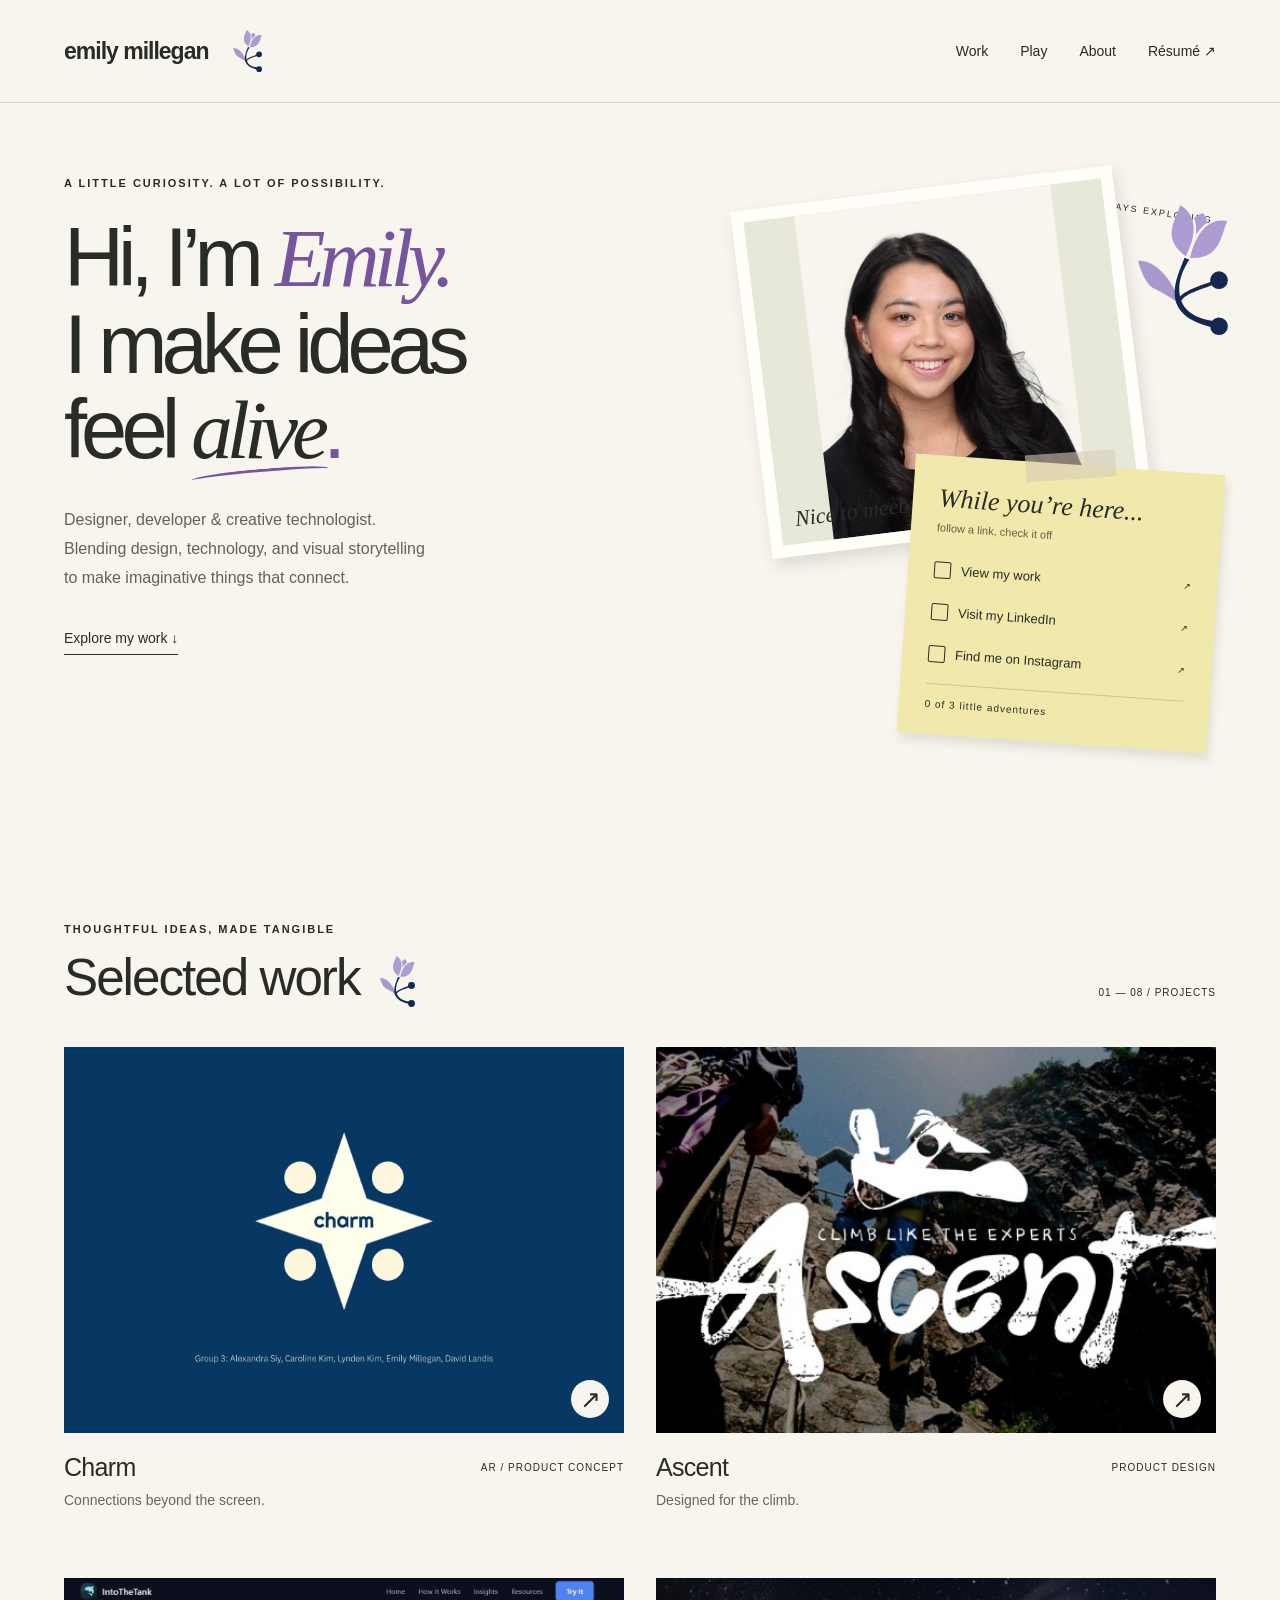
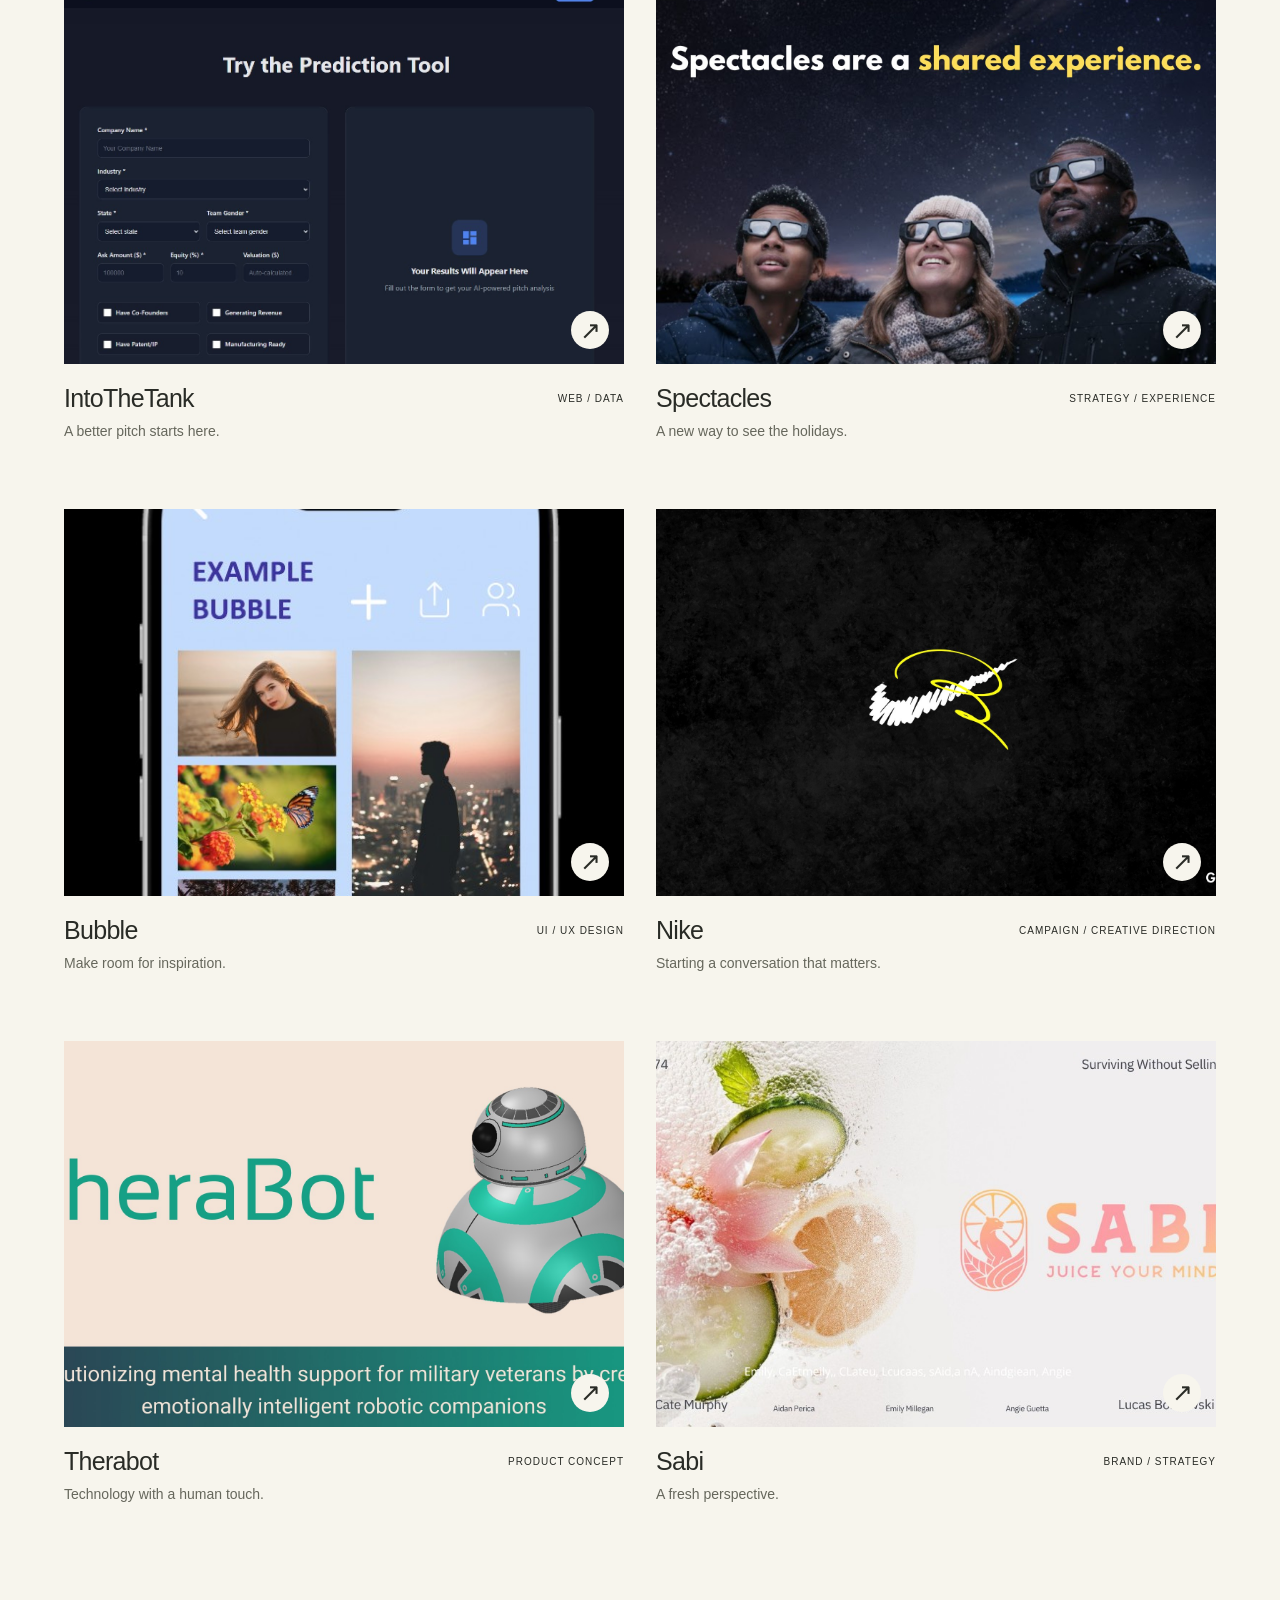
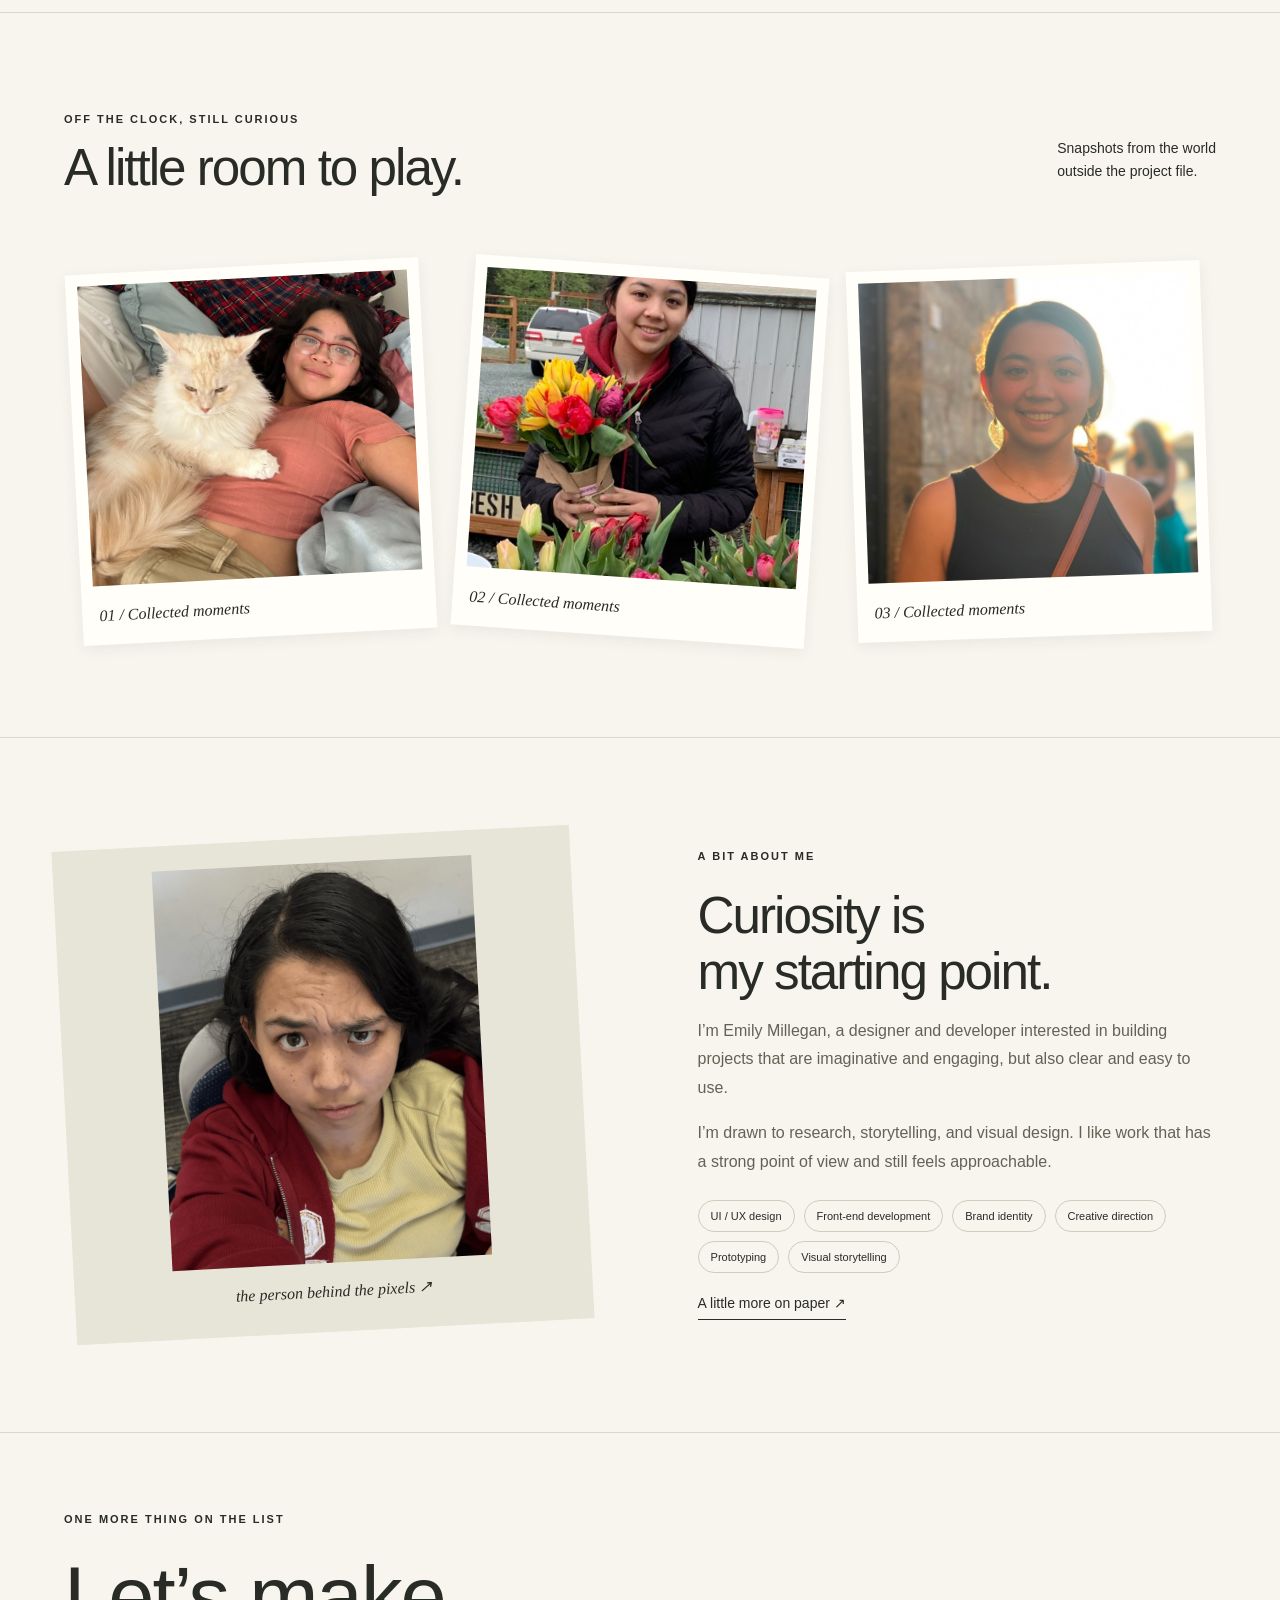
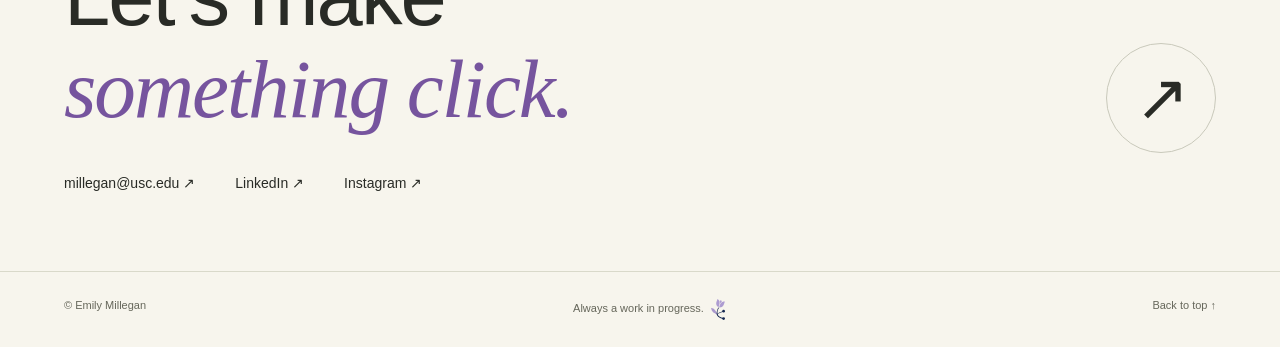
<file: Emily-Millegan-Portfolio/index.html>
<!doctype html><html lang="en"><head><meta charset="utf-8"><meta name="viewport" content="width=device-width,initial-scale=1"><meta name="description" content="Emily Millegan — designer, developer and creative technologist."><title>Designer & creative technologist | Emily Millegan</title><link rel="icon" href="images/favicon.jpg"><link rel="stylesheet" href="style.css"><script defer src="app.js"></script></head><body><header><a class="wordmark" href="index.html">emily millegan<span><img class="flower-mark" src="images/logo.svg" alt="" aria-hidden="true"></span></a><nav aria-label="Main navigation"><a href="index.html#work">Work</a><a href="index.html#play">Play</a><a href="index.html#about">About</a><a href="files/Millegan_Emily_Resume.pdf" target="_blank">Résumé ↗</a></nav></header><main id="top"><section class="hero"><div class="hero-intro"><p class="eyebrow">A little curiosity. A lot of possibility.</p><h1>Hi, I’m <em>Emily.</em><br>I make ideas<br>feel <span class="alive">alive</span><span class="accent">.</span></h1><p class="intro">Designer, developer & creative technologist.<br>Blending design, technology, and visual storytelling<br>to make imaginative things that connect.</p><a class="text-link" href="#work">Explore my work ↓</a></div><div class="hero-art"><span class="orbit-label">IDEAS IN MOTION / ALWAYS EXPLORING</span><div class="portrait-paper"><img src="images/portrait-transparent.jpg" alt="Emily Millegan"><span>Nice to meet you!</span></div><span class="spark" aria-hidden="true"><img class="flower-mark" src="images/logo.svg" alt="" aria-hidden="true"></span><aside class="todo"><div class="tape"></div><p class="note-title">While you’re here...</p><p class="note-sub">follow a link, check it off</p><a class="todo-link" href="#work" data-task="work"><span class="task-box" aria-hidden="true"></span><span class="task-label">View my work</span><span class="task-state">↗</span></a><a class="todo-link" href="https://www.linkedin.com/in/emilymillegan" data-task="linkedin" target="_blank" rel="noopener noreferrer"><span class="task-box" aria-hidden="true"></span><span class="task-label">Visit my LinkedIn</span><span class="task-state">↗</span></a><a class="todo-link" href="https://www.instagram.com/emily_thu_mai/" data-task="instagram" target="_blank" rel="noopener noreferrer"><span class="task-box" aria-hidden="true"></span><span class="task-label">Find me on Instagram</span><span class="task-state">↗</span></a><span class="task-progress" aria-live="polite">0 of 3 little adventures</span></aside></div></section><section id="work"><div class="section-heading"><div><p class="eyebrow">Thoughtful ideas, made tangible</p><h2>Selected work<span class="accent"> <img class="flower-mark" src="images/logo.svg" alt="" aria-hidden="true"></span></h2></div><span class="section-index">01 — 08 / PROJECTS</span></div><div class="project-grid"><a class="project" href="projects/charm.html"><div class="project-image"><img src="images/charm/charm-cover.jpg" alt="Charm project preview" loading="lazy"><span class="open-arrow">↗</span></div><div class="project-label"><h3>Charm</h3><span>AR / Product concept</span></div><p>Connections beyond the screen.</p></a><a class="project" href="projects/ascent.html"><div class="project-image"><img src="images/ascent/ascent-cover.jpg" alt="Ascent project preview" loading="lazy"><span class="open-arrow">↗</span></div><div class="project-label"><h3>Ascent</h3><span>Product design</span></div><p>Designed for the climb.</p></a><a class="project" href="projects/intothetank.html"><div class="project-image"><img src="images/intothetank/intothetank-cover.jpg" alt="IntoTheTank project preview" loading="lazy"><span class="open-arrow">↗</span></div><div class="project-label"><h3>IntoTheTank</h3><span>Web / Data</span></div><p>A better pitch starts here.</p></a><a class="project" href="projects/spectacles-pitch.html"><div class="project-image"><img src="images/spectacles/spectacles-cover.jpg" alt="Spectacles project preview" loading="lazy"><span class="open-arrow">↗</span></div><div class="project-label"><h3>Spectacles</h3><span>Strategy / Experience</span></div><p>A new way to see the holidays.</p></a><a class="project" href="projects/bubble.html"><div class="project-image"><img src="images/bubble/bubble-cover.jpg" alt="Bubble project preview" loading="lazy"><span class="open-arrow">↗</span></div><div class="project-label"><h3>Bubble</h3><span>UI / UX design</span></div><p>Make room for inspiration.</p></a><a class="project" href="projects/nike-pitch.html"><div class="project-image"><img src="images/nike/nike-cover.jpg" alt="Nike project preview" loading="lazy"><span class="open-arrow">↗</span></div><div class="project-label"><h3>Nike</h3><span>Campaign / Creative direction</span></div><p>Starting a conversation that matters.</p></a><a class="project" href="projects/therabot.html"><div class="project-image"><img src="images/therabot/therabot-cover.jpg" alt="Therabot project preview" loading="lazy"><span class="open-arrow">↗</span></div><div class="project-label"><h3>Therabot</h3><span>Product concept</span></div><p>Technology with a human touch.</p></a><a class="project" href="projects/sabi-juice-pitch.html"><div class="project-image"><img src="images/sabi/sabi-cover.jpg" alt="Sabi project preview" loading="lazy"><span class="open-arrow">↗</span></div><div class="project-label"><h3>Sabi</h3><span>Brand / Strategy</span></div><p>A fresh perspective.</p></a></div></section><section id="play" class="play"><div class="section-heading"><div><p class="eyebrow">Off the clock, still curious</p><h2>A little room to play.</h2></div><p>Snapshots from the world<br>outside the project file.</p></div><div class="photo-grid"><figure><img src="images/photo1.jpg" alt="A moment from Emily’s personal photo collection" loading="lazy"><figcaption>01 / Collected moments</figcaption></figure><figure><img src="images/photo2.jpg" alt="A moment from Emily’s personal photo collection" loading="lazy"><figcaption>02 / Collected moments</figcaption></figure><figure><img src="images/photo3.jpg" alt="A moment from Emily’s personal photo collection" loading="lazy"><figcaption>03 / Collected moments</figcaption></figure></div></section><section id="about" class="about"><div class="about-photo"><img src="images/self-portrait2.jpg" alt="Portrait of Emily Millegan" loading="lazy"><span>the person behind the pixels ↗</span></div><div><p class="eyebrow">A bit about me</p><h2>Curiosity is<br>my starting point.</h2><p>I’m Emily Millegan, a designer and developer interested in building projects that are imaginative and engaging, but also clear and easy to use.</p><p>I’m drawn to research, storytelling, and visual design. I like work that has a strong point of view and still feels approachable.</p><div class="skills"><span>UI / UX design</span><span>Front-end development</span><span>Brand identity</span><span>Creative direction</span><span>Prototyping</span><span>Visual storytelling</span></div><a class="text-link" href="files/Millegan_Emily_Resume.pdf" target="_blank">A little more on paper ↗</a></div></section><section id="contact" class="contact"><p class="eyebrow">One more thing on the list</p><h2>Let’s make<br><em>something click.</em> <a href="mailto:millegan@usc.edu" aria-label="Email Emily">↗</a></h2><div class="contact-links"><a href="mailto:millegan@usc.edu">millegan@usc.edu ↗</a><a href="https://www.linkedin.com/in/emilymillegan">LinkedIn ↗</a><a href="https://www.instagram.com/emily_thu_mai/">Instagram ↗</a></div></section></main><footer><span>© Emily Millegan</span><span>Always a work in progress. <img class="flower-mark" src="images/logo.svg" alt="" aria-hidden="true"></span><a href="#top">Back to top ↑</a></footer></body></html>
</file>
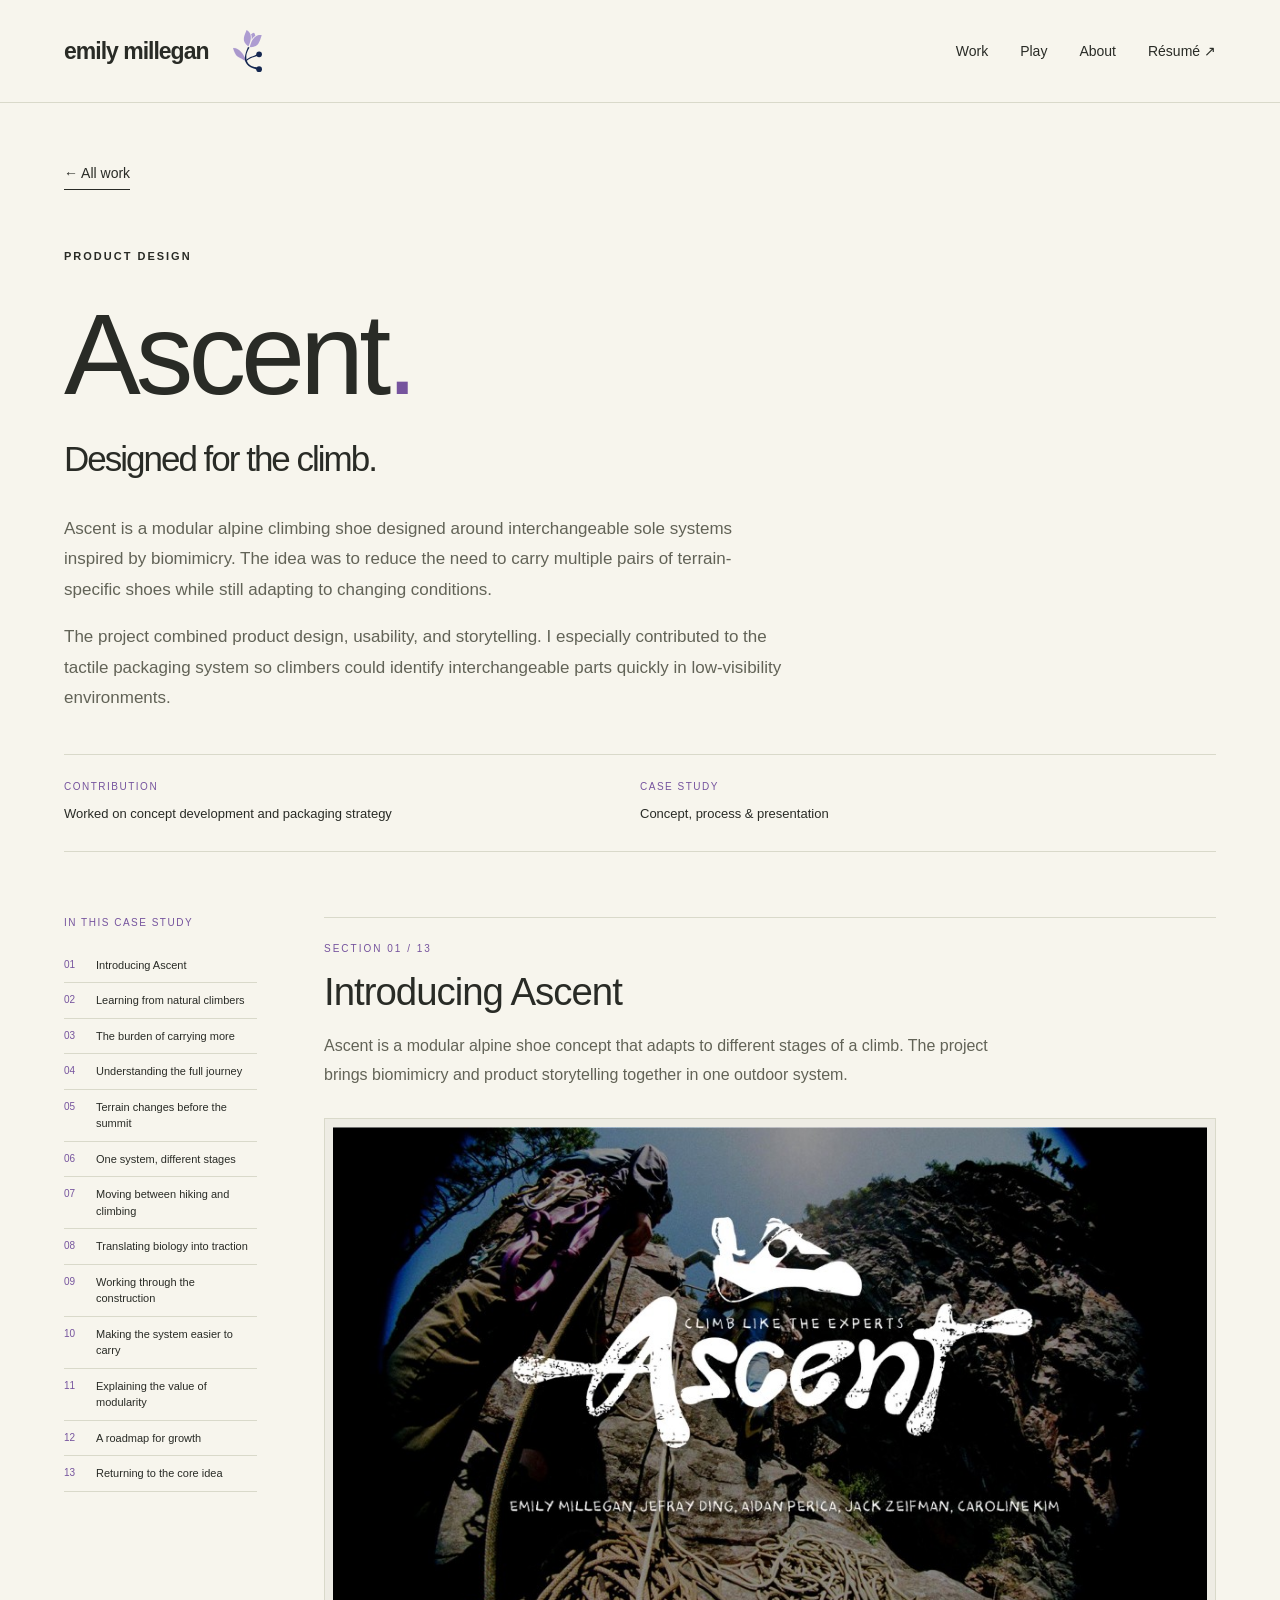
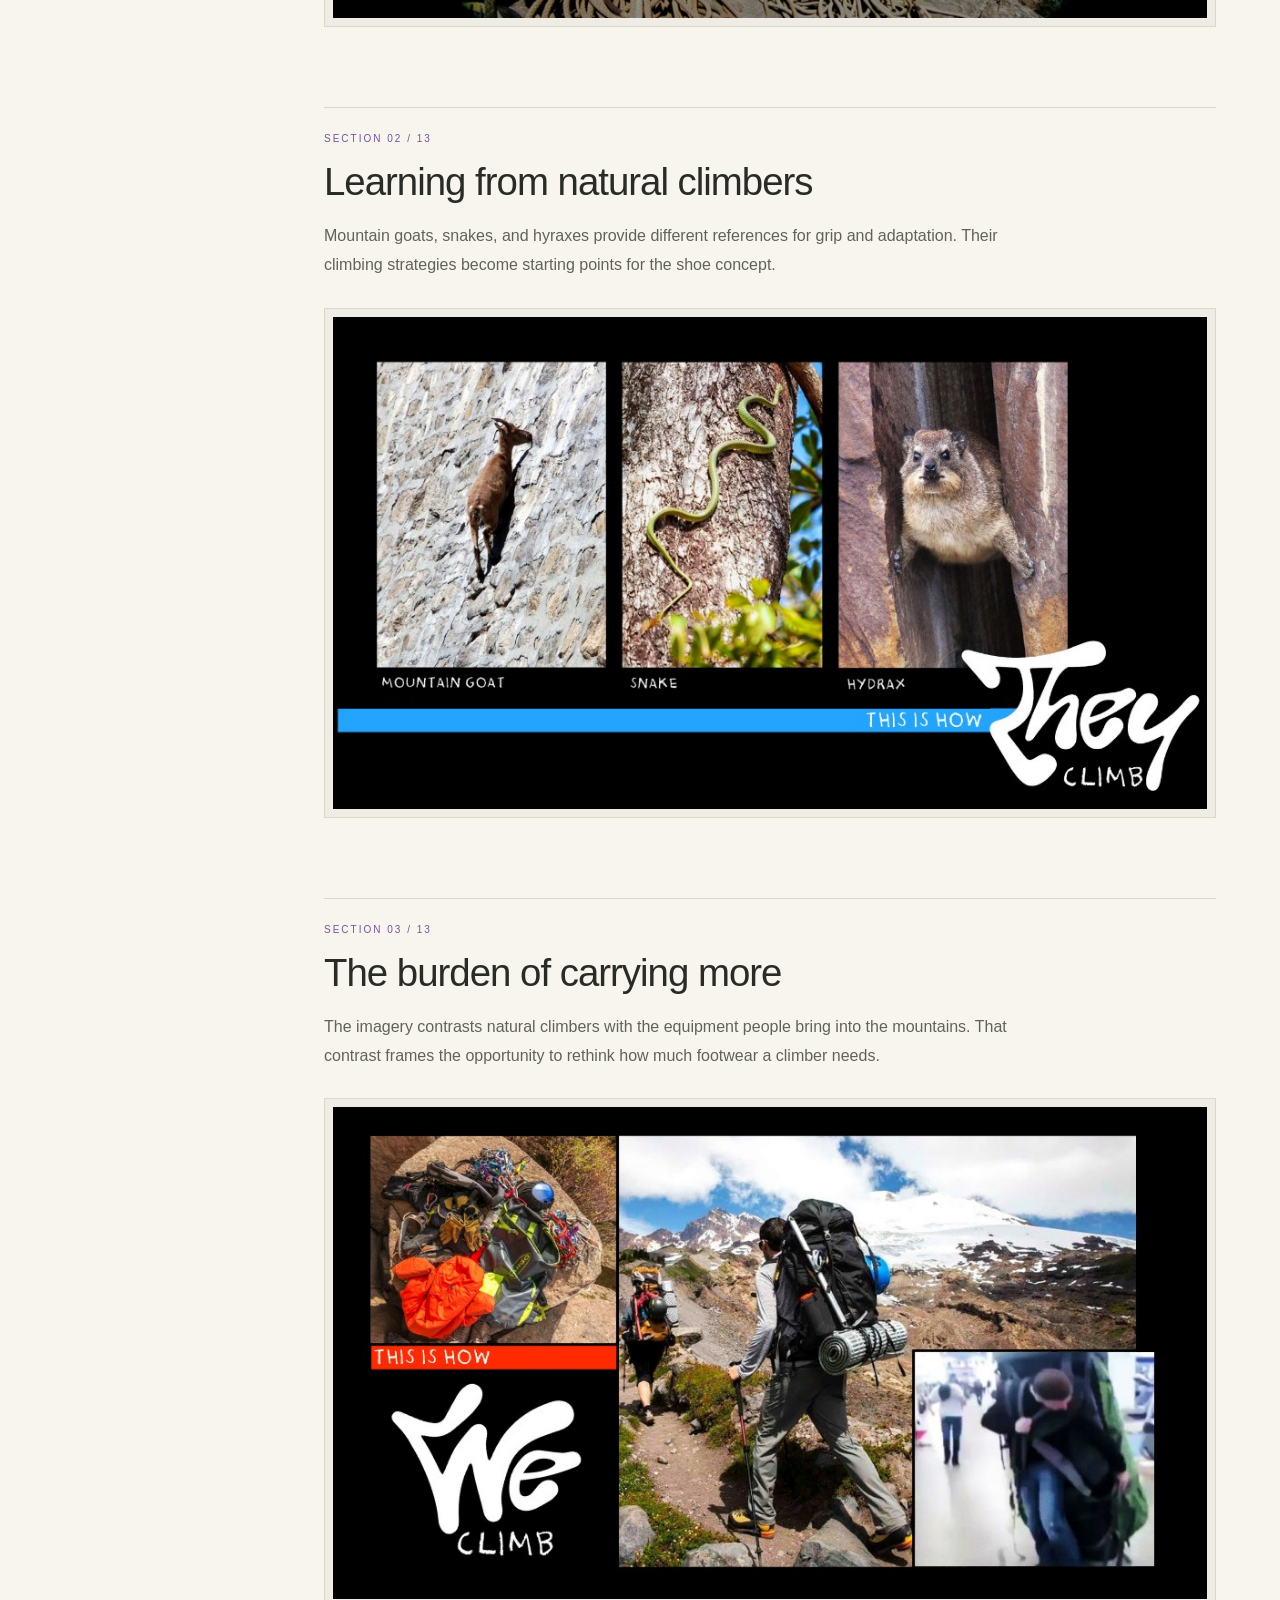
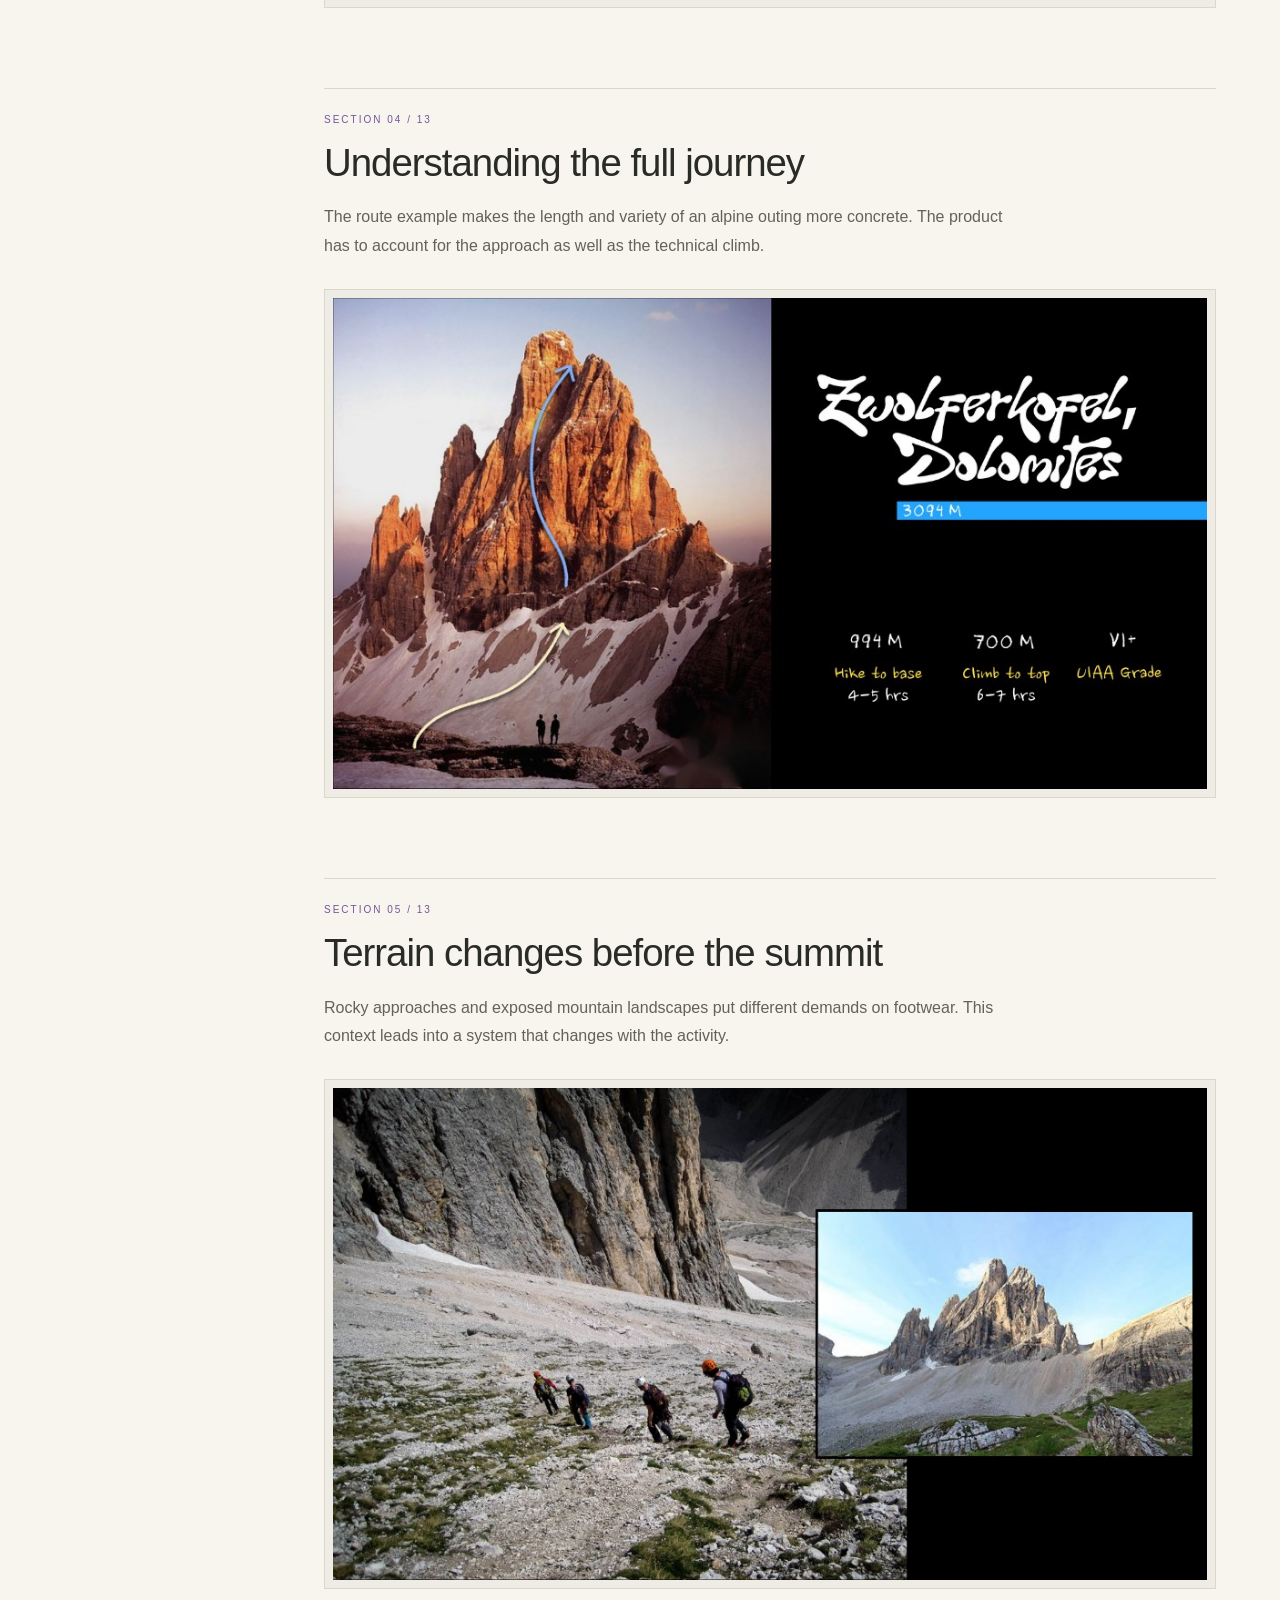
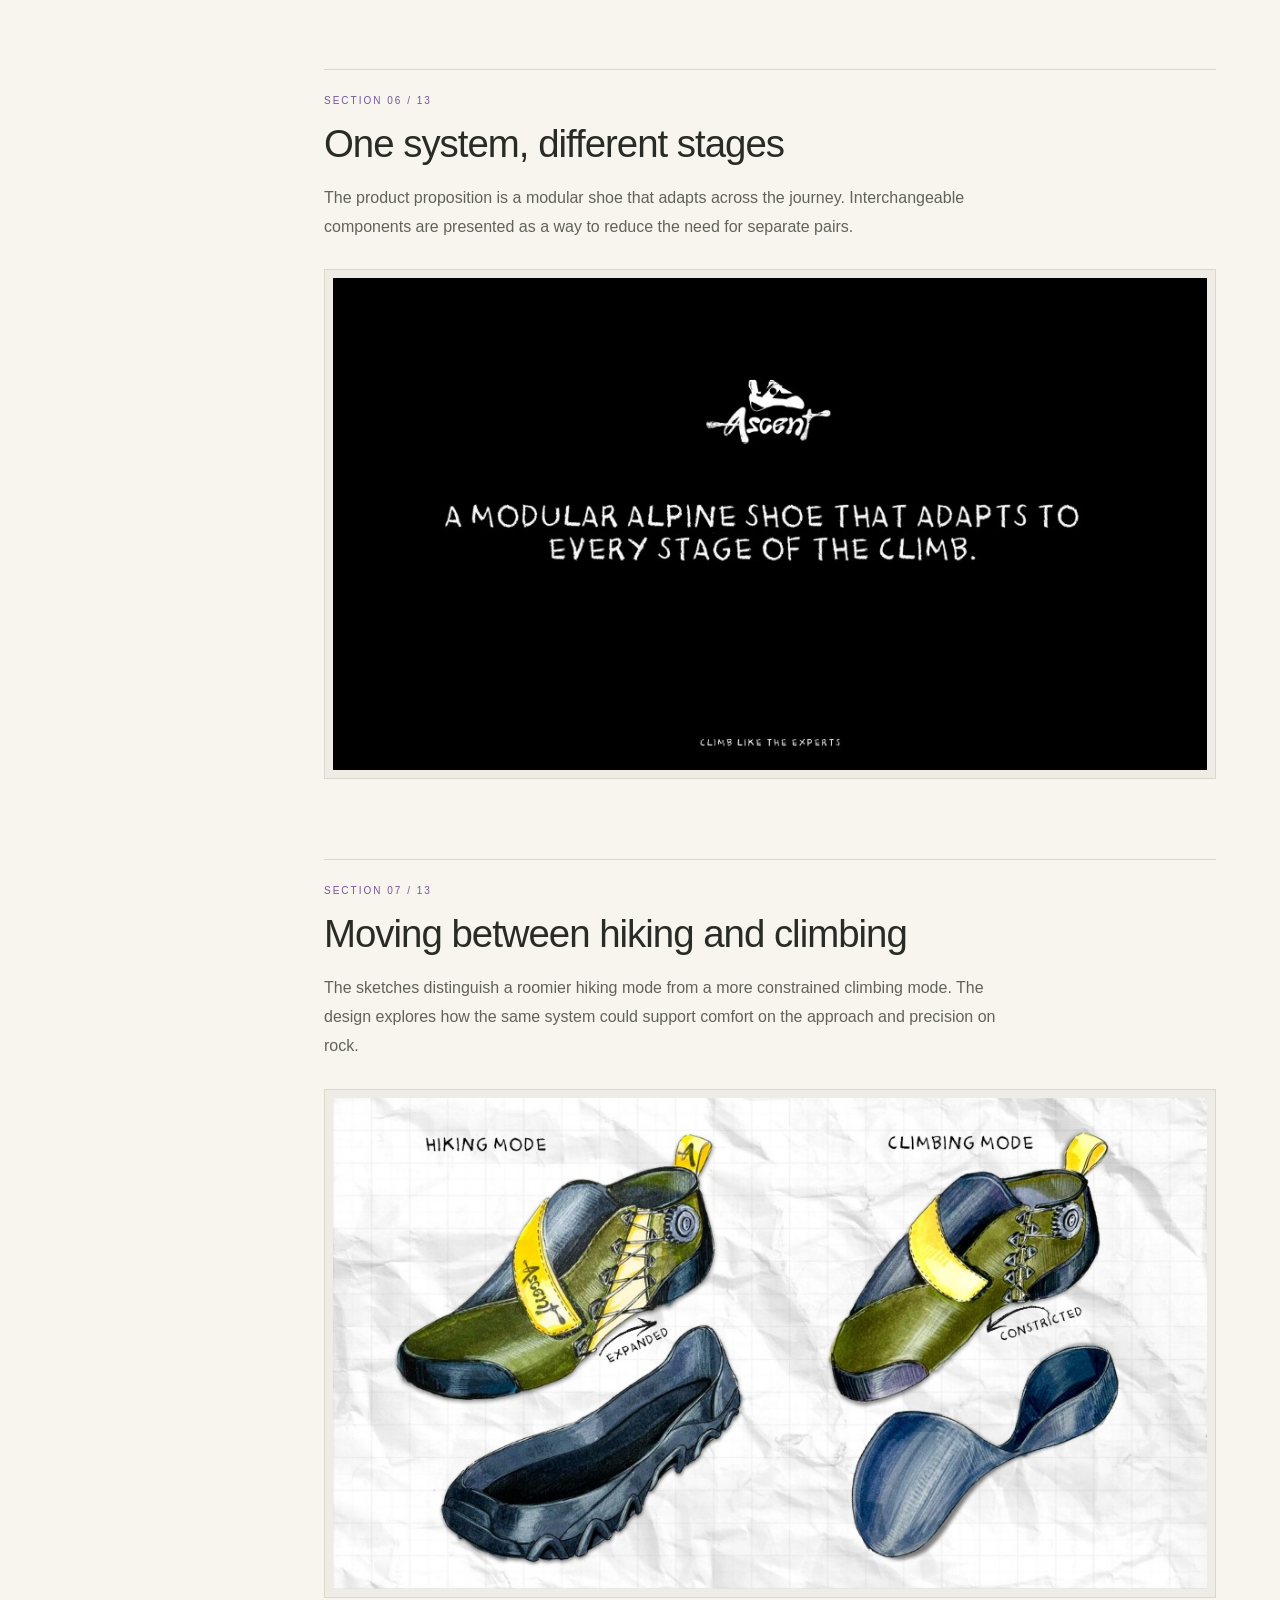
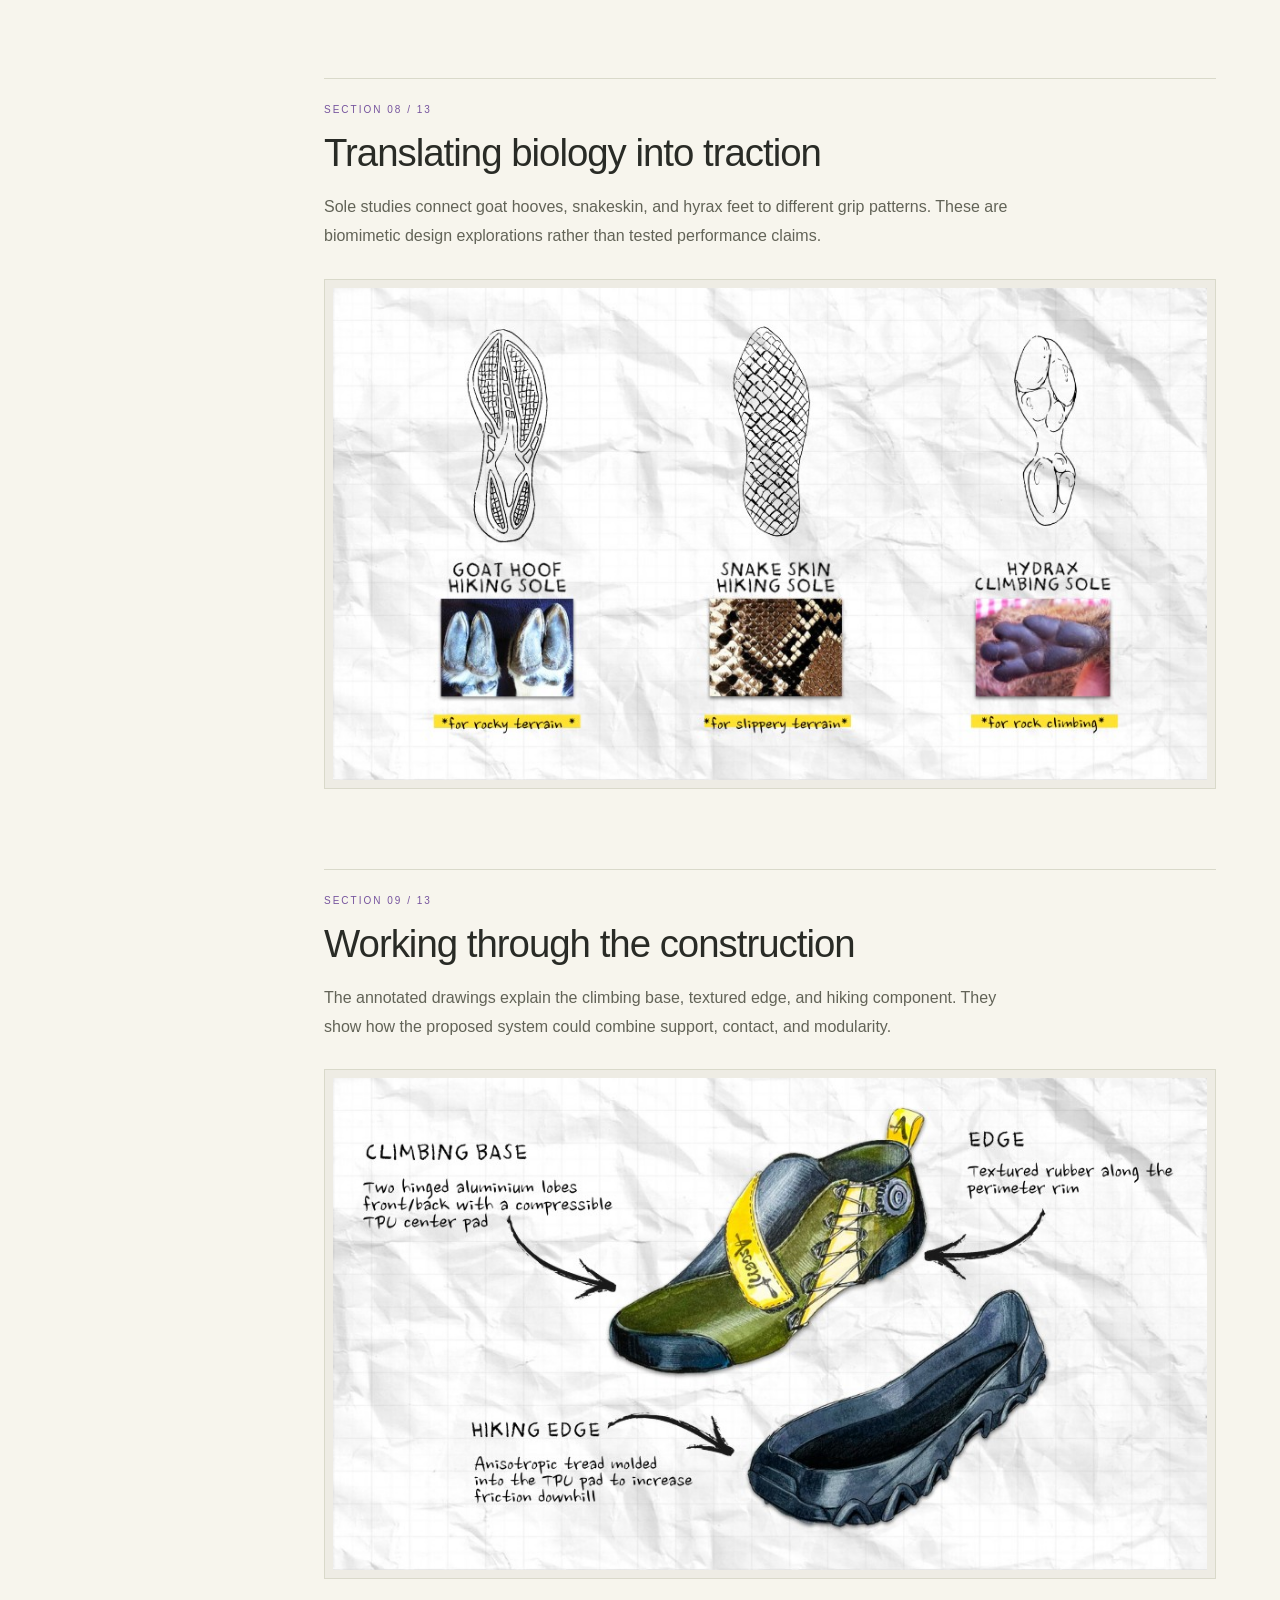
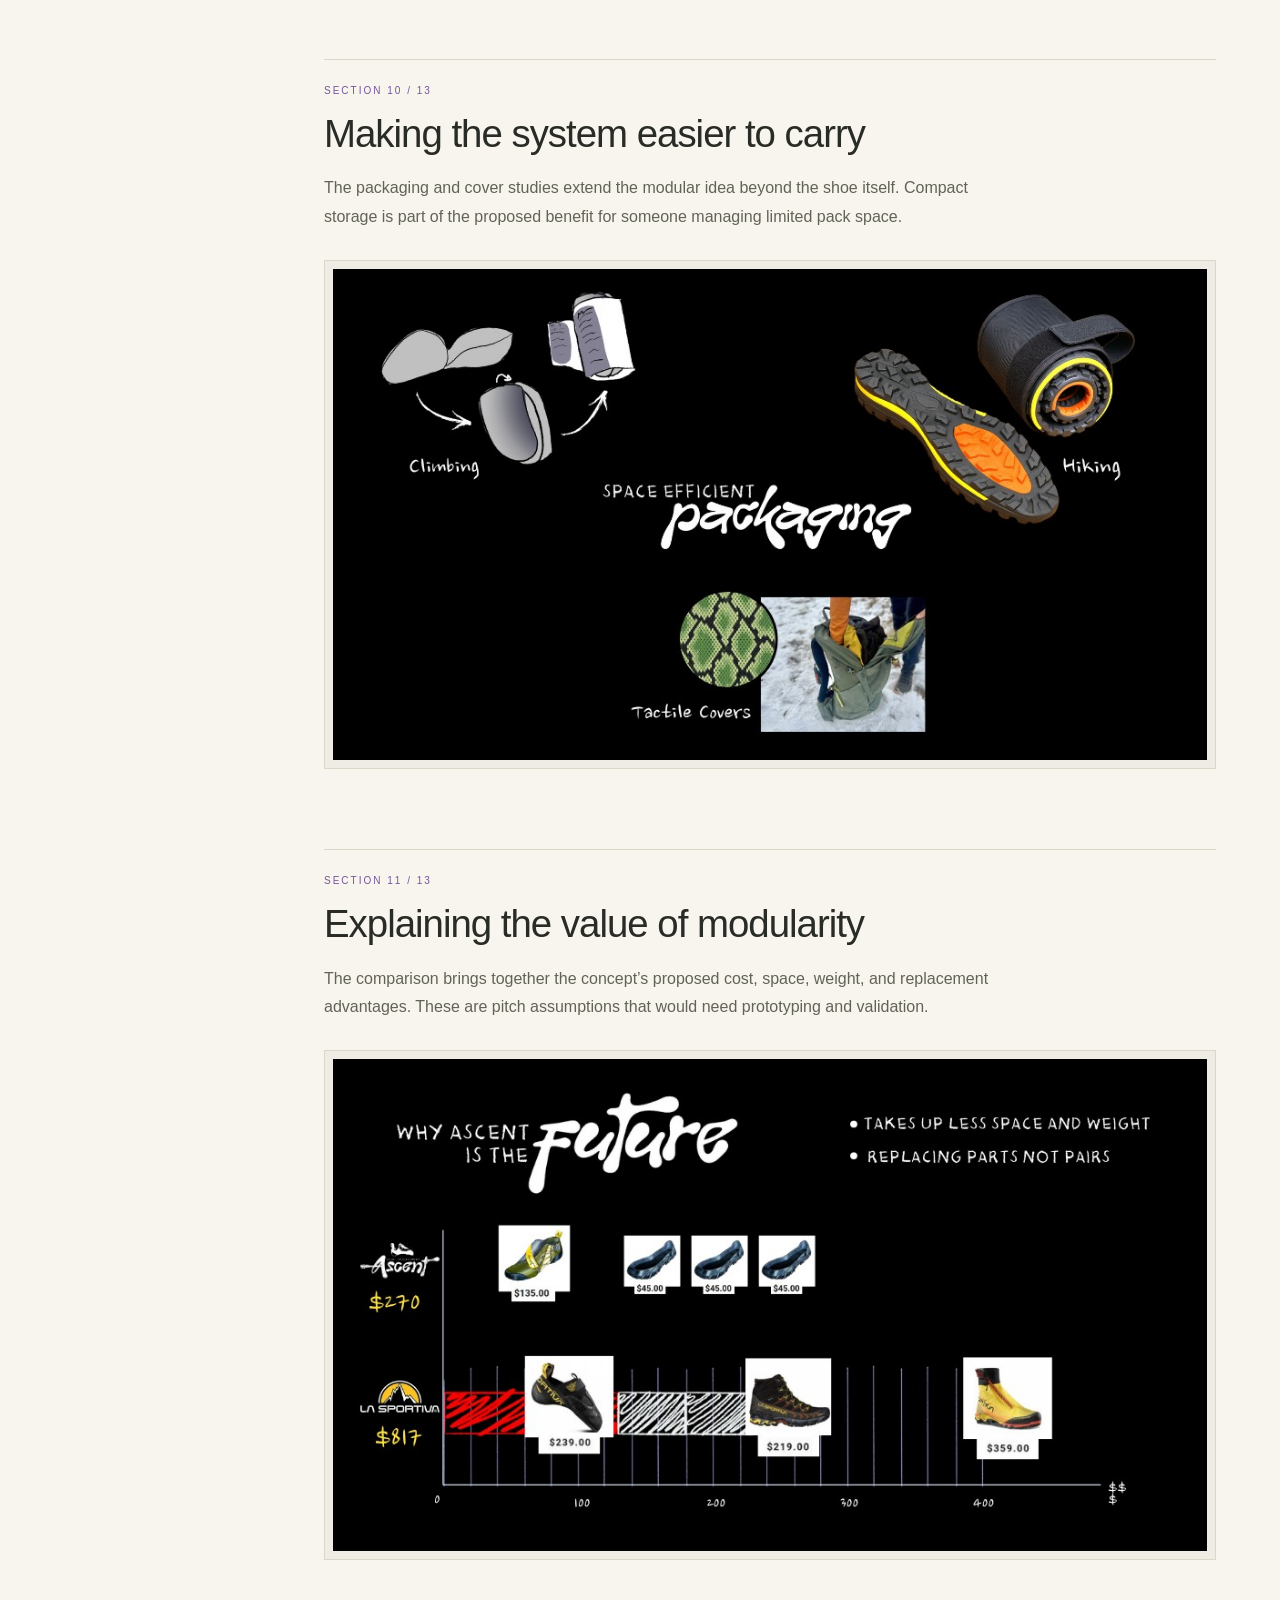
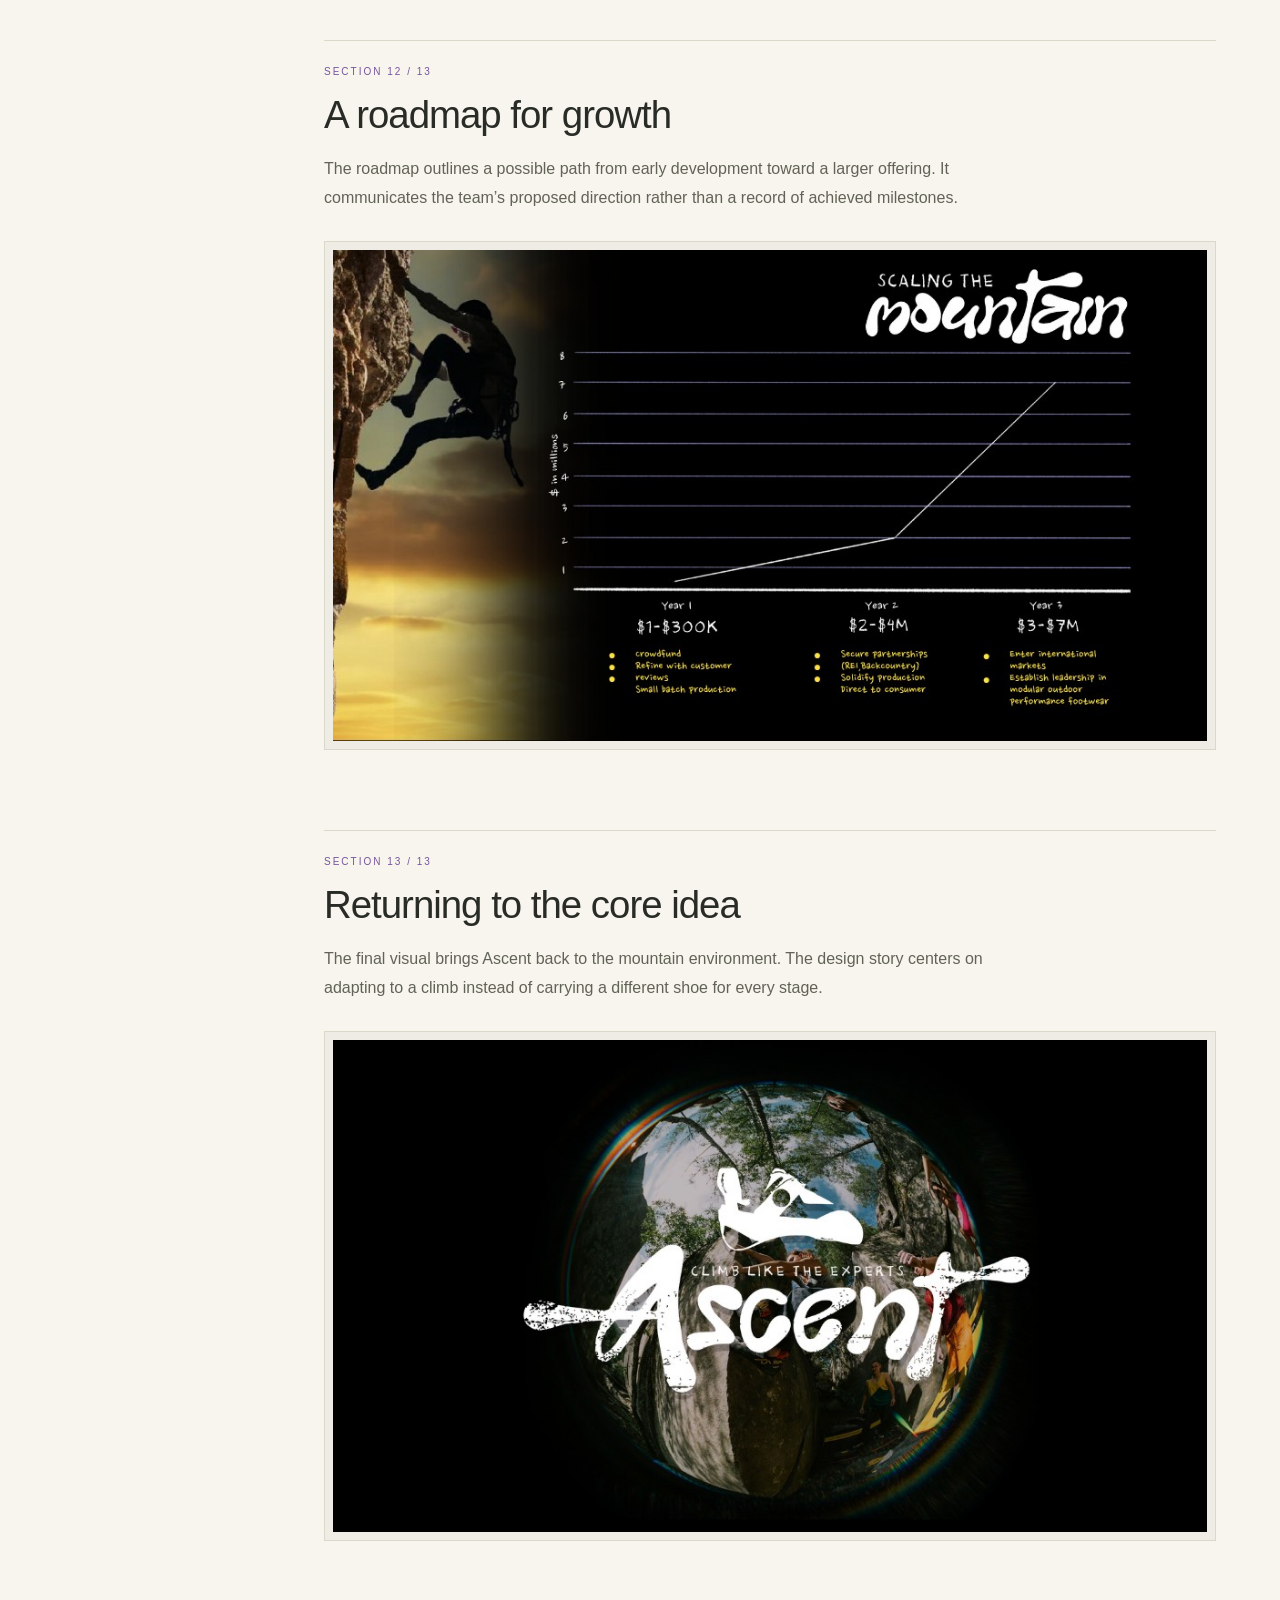
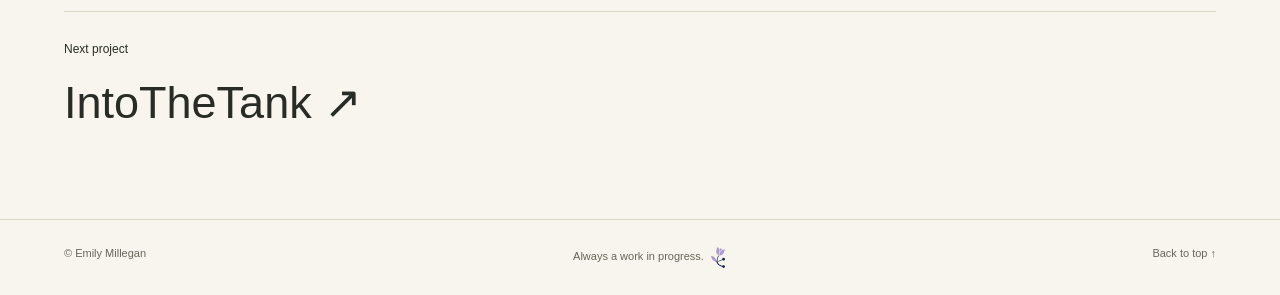
<file: Emily-Millegan-Portfolio/projects/ascent.html>
<!doctype html><html lang="en"><head><meta charset="utf-8"><meta name="viewport" content="width=device-width,initial-scale=1"><meta name="description" content="Emily Millegan — designer, developer and creative technologist."><title>Ascent | Emily Millegan</title><link rel="icon" href="../images/favicon.jpg"><link rel="stylesheet" href="../style.css"><script defer src="../app.js"></script></head><body><header><a class="wordmark" href="../index.html">emily millegan<span><img class="flower-mark" src="../images/logo.svg" alt="" aria-hidden="true"></span></a><nav aria-label="Main navigation"><a href="../index.html#work">Work</a><a href="../index.html#play">Play</a><a href="../index.html#about">About</a><a href="../files/Millegan_Emily_Resume.pdf" target="_blank">Résumé ↗</a></nav></header><main id="top" class="case"><a class="text-link" href="../index.html#work">← All work</a><p class="eyebrow">Product design</p><h1>Ascent<span class="accent">.</span></h1><h2>Designed for the climb.</h2><div class="case-intro"><p>Ascent is a modular alpine climbing shoe designed around interchangeable sole systems inspired by biomimicry. The idea was to reduce the need to carry multiple pairs of terrain-specific shoes while still adapting to changing conditions.</p><p>The project combined product design, usability, and storytelling. I especially contributed to the tactile packaging system so climbers could identify interchangeable parts quickly in low-visibility environments.</p></div><dl class="case-meta"><div><dt>Contribution</dt><dd>Worked on concept development and packaging strategy</dd></div><div><dt>Case study</dt><dd>Concept, process & presentation</dd></div></dl><div class="case-layout"><nav class="case-contents" aria-label="Case study contents"><p>In this case study</p><a href="#chapter-01"><span>01</span>Introducing Ascent</a><a href="#chapter-02"><span>02</span>Learning from natural climbers</a><a href="#chapter-03"><span>03</span>The burden of carrying more</a><a href="#chapter-04"><span>04</span>Understanding the full journey</a><a href="#chapter-05"><span>05</span>Terrain changes before the summit</a><a href="#chapter-06"><span>06</span>One system, different stages</a><a href="#chapter-07"><span>07</span>Moving between hiking and climbing</a><a href="#chapter-08"><span>08</span>Translating biology into traction</a><a href="#chapter-09"><span>09</span>Working through the construction</a><a href="#chapter-10"><span>10</span>Making the system easier to carry</a><a href="#chapter-11"><span>11</span>Explaining the value of modularity</a><a href="#chapter-12"><span>12</span>A roadmap for growth</a><a href="#chapter-13"><span>13</span>Returning to the core idea</a></nav><div class="case-gallery"><section class="case-chapter" id="chapter-01" aria-labelledby="heading-01"><div class="chapter-copy"><p class="chapter-number">SECTION 01 / 13</p><h2 id="heading-01">Introducing Ascent</h2><p>Ascent is a modular alpine shoe concept that adapts to different stages of a climb. The project brings biomimicry and product storytelling together in one outdoor system.</p></div><figure><img src="../images/ascent/3.jpg" alt="Introducing Ascent — ascent project visual 1" loading="lazy"></figure></section><section class="case-chapter" id="chapter-02" aria-labelledby="heading-02"><div class="chapter-copy"><p class="chapter-number">SECTION 02 / 13</p><h2 id="heading-02">Learning from natural climbers</h2><p>Mountain goats, snakes, and hyraxes provide different references for grip and adaptation. Their climbing strategies become starting points for the shoe concept.</p></div><figure><img src="../images/ascent/2.jpg" alt="Learning from natural climbers — ascent project visual 2" loading="lazy"></figure></section><section class="case-chapter" id="chapter-03" aria-labelledby="heading-03"><div class="chapter-copy"><p class="chapter-number">SECTION 03 / 13</p><h2 id="heading-03">The burden of carrying more</h2><p>The imagery contrasts natural climbers with the equipment people bring into the mountains. That contrast frames the opportunity to rethink how much footwear a climber needs.</p></div><figure><img src="../images/ascent/4.jpg" alt="The burden of carrying more — ascent project visual 3" loading="lazy"></figure></section><section class="case-chapter" id="chapter-04" aria-labelledby="heading-04"><div class="chapter-copy"><p class="chapter-number">SECTION 04 / 13</p><h2 id="heading-04">Understanding the full journey</h2><p>The route example makes the length and variety of an alpine outing more concrete. The product has to account for the approach as well as the technical climb.</p></div><figure><img src="../images/ascent/5.jpg" alt="Understanding the full journey — ascent project visual 4" loading="lazy"></figure></section><section class="case-chapter" id="chapter-05" aria-labelledby="heading-05"><div class="chapter-copy"><p class="chapter-number">SECTION 05 / 13</p><h2 id="heading-05">Terrain changes before the summit</h2><p>Rocky approaches and exposed mountain landscapes put different demands on footwear. This context leads into a system that changes with the activity.</p></div><figure><img src="../images/ascent/6.jpg" alt="Terrain changes before the summit — ascent project visual 5" loading="lazy"></figure></section><section class="case-chapter" id="chapter-06" aria-labelledby="heading-06"><div class="chapter-copy"><p class="chapter-number">SECTION 06 / 13</p><h2 id="heading-06">One system, different stages</h2><p>The product proposition is a modular shoe that adapts across the journey. Interchangeable components are presented as a way to reduce the need for separate pairs.</p></div><figure><img src="../images/ascent/7.jpg" alt="One system, different stages — ascent project visual 6" loading="lazy"></figure></section><section class="case-chapter" id="chapter-07" aria-labelledby="heading-07"><div class="chapter-copy"><p class="chapter-number">SECTION 07 / 13</p><h2 id="heading-07">Moving between hiking and climbing</h2><p>The sketches distinguish a roomier hiking mode from a more constrained climbing mode. The design explores how the same system could support comfort on the approach and precision on rock.</p></div><figure><img src="../images/ascent/8.jpg" alt="Moving between hiking and climbing — ascent project visual 7" loading="lazy"></figure></section><section class="case-chapter" id="chapter-08" aria-labelledby="heading-08"><div class="chapter-copy"><p class="chapter-number">SECTION 08 / 13</p><h2 id="heading-08">Translating biology into traction</h2><p>Sole studies connect goat hooves, snakeskin, and hyrax feet to different grip patterns. These are biomimetic design explorations rather than tested performance claims.</p></div><figure><img src="../images/ascent/9.jpg" alt="Translating biology into traction — ascent project visual 8" loading="lazy"></figure></section><section class="case-chapter" id="chapter-09" aria-labelledby="heading-09"><div class="chapter-copy"><p class="chapter-number">SECTION 09 / 13</p><h2 id="heading-09">Working through the construction</h2><p>The annotated drawings explain the climbing base, textured edge, and hiking component. They show how the proposed system could combine support, contact, and modularity.</p></div><figure><img src="../images/ascent/10.jpg" alt="Working through the construction — ascent project visual 9" loading="lazy"></figure></section><section class="case-chapter" id="chapter-10" aria-labelledby="heading-10"><div class="chapter-copy"><p class="chapter-number">SECTION 10 / 13</p><h2 id="heading-10">Making the system easier to carry</h2><p>The packaging and cover studies extend the modular idea beyond the shoe itself. Compact storage is part of the proposed benefit for someone managing limited pack space.</p></div><figure><img src="../images/ascent/11.jpg" alt="Making the system easier to carry — ascent project visual 10" loading="lazy"></figure></section><section class="case-chapter" id="chapter-11" aria-labelledby="heading-11"><div class="chapter-copy"><p class="chapter-number">SECTION 11 / 13</p><h2 id="heading-11">Explaining the value of modularity</h2><p>The comparison brings together the concept’s proposed cost, space, weight, and replacement advantages. These are pitch assumptions that would need prototyping and validation.</p></div><figure><img src="../images/ascent/12.jpg" alt="Explaining the value of modularity — ascent project visual 11" loading="lazy"></figure></section><section class="case-chapter" id="chapter-12" aria-labelledby="heading-12"><div class="chapter-copy"><p class="chapter-number">SECTION 12 / 13</p><h2 id="heading-12">A roadmap for growth</h2><p>The roadmap outlines a possible path from early development toward a larger offering. It communicates the team’s proposed direction rather than a record of achieved milestones.</p></div><figure><img src="../images/ascent/13.jpg" alt="A roadmap for growth — ascent project visual 12" loading="lazy"></figure></section><section class="case-chapter" id="chapter-13" aria-labelledby="heading-13"><div class="chapter-copy"><p class="chapter-number">SECTION 13 / 13</p><h2 id="heading-13">Returning to the core idea</h2><p>The final visual brings Ascent back to the mountain environment. The design story centers on adapting to a climb instead of carrying a different shoe for every stage.</p></div><figure><img src="../images/ascent/14.jpg" alt="Returning to the core idea — ascent project visual 13" loading="lazy"></figure></section></div></div><a class="next-project" href="intothetank.html">Next project <strong>IntoTheTank ↗</strong></a></main><footer><span>© Emily Millegan</span><span>Always a work in progress. <img class="flower-mark" src="../images/logo.svg" alt="" aria-hidden="true"></span><a href="#top">Back to top ↑</a></footer></body></html>
</file>
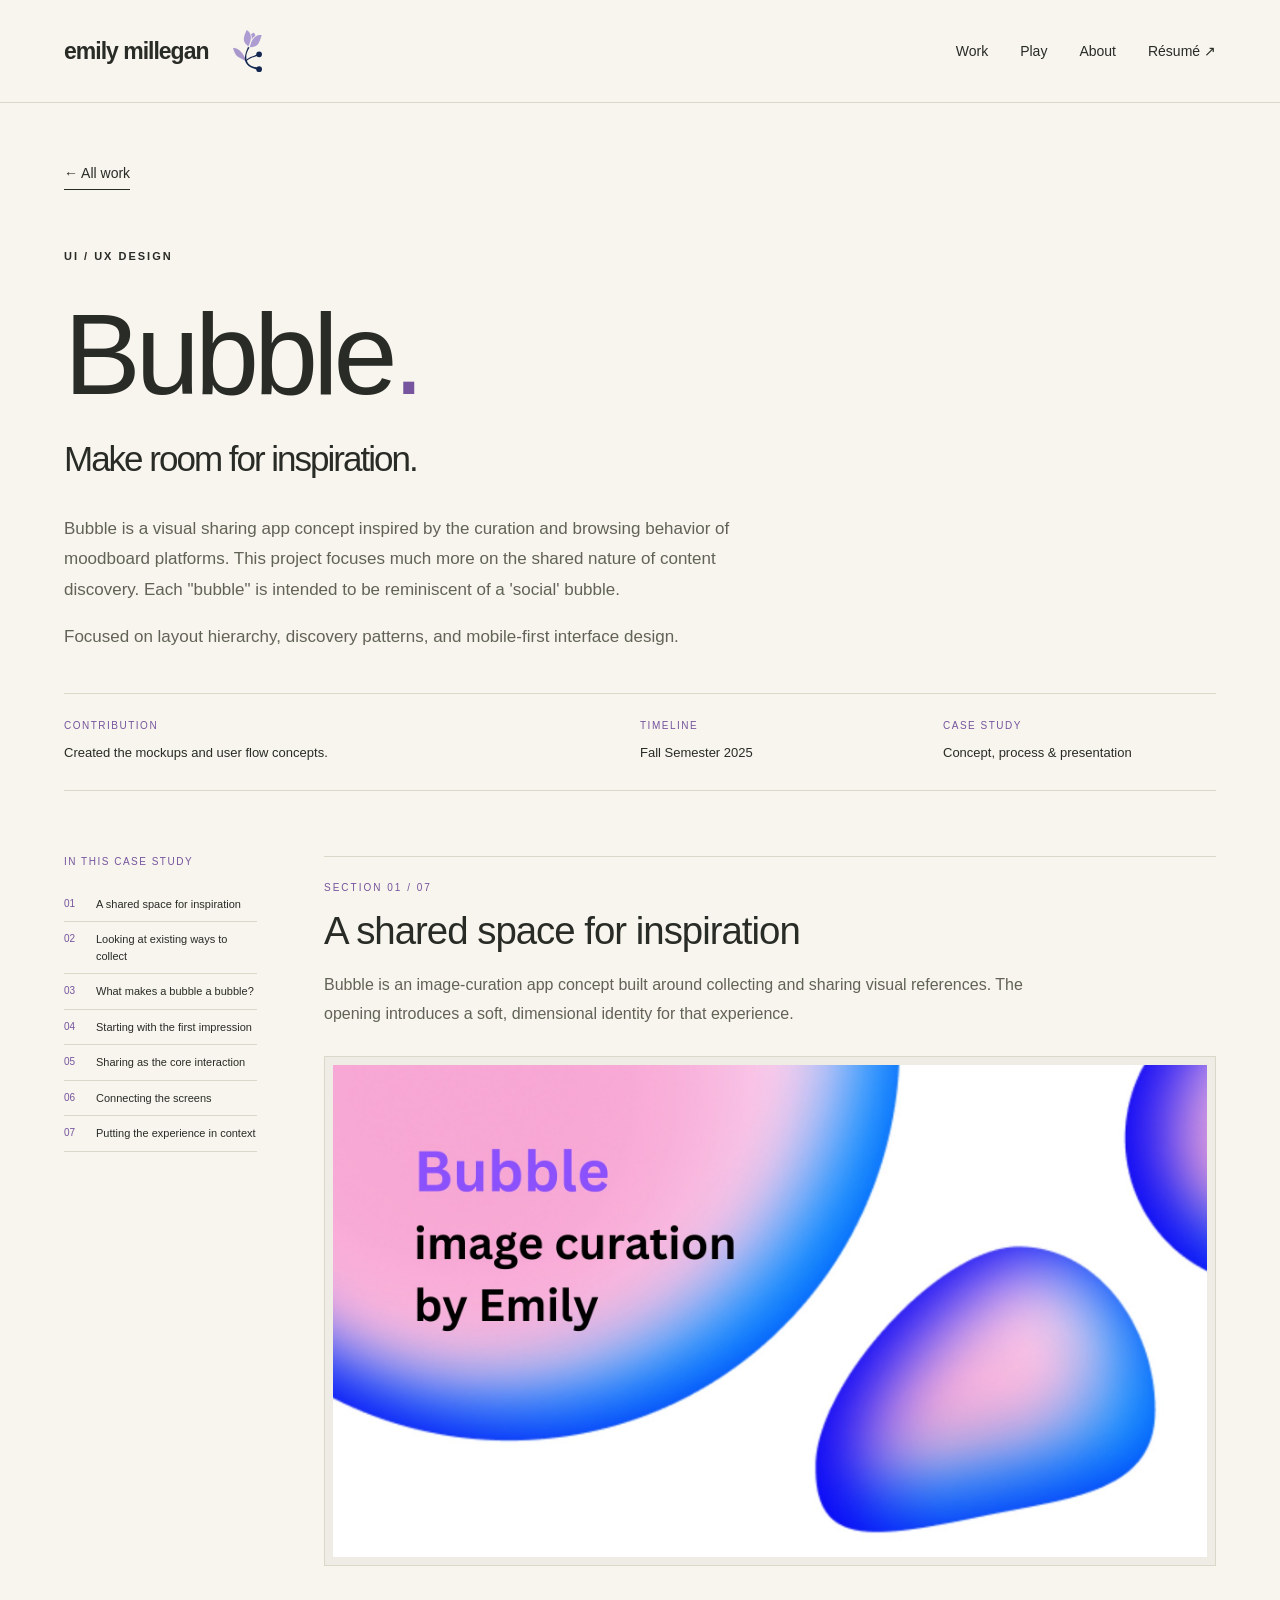
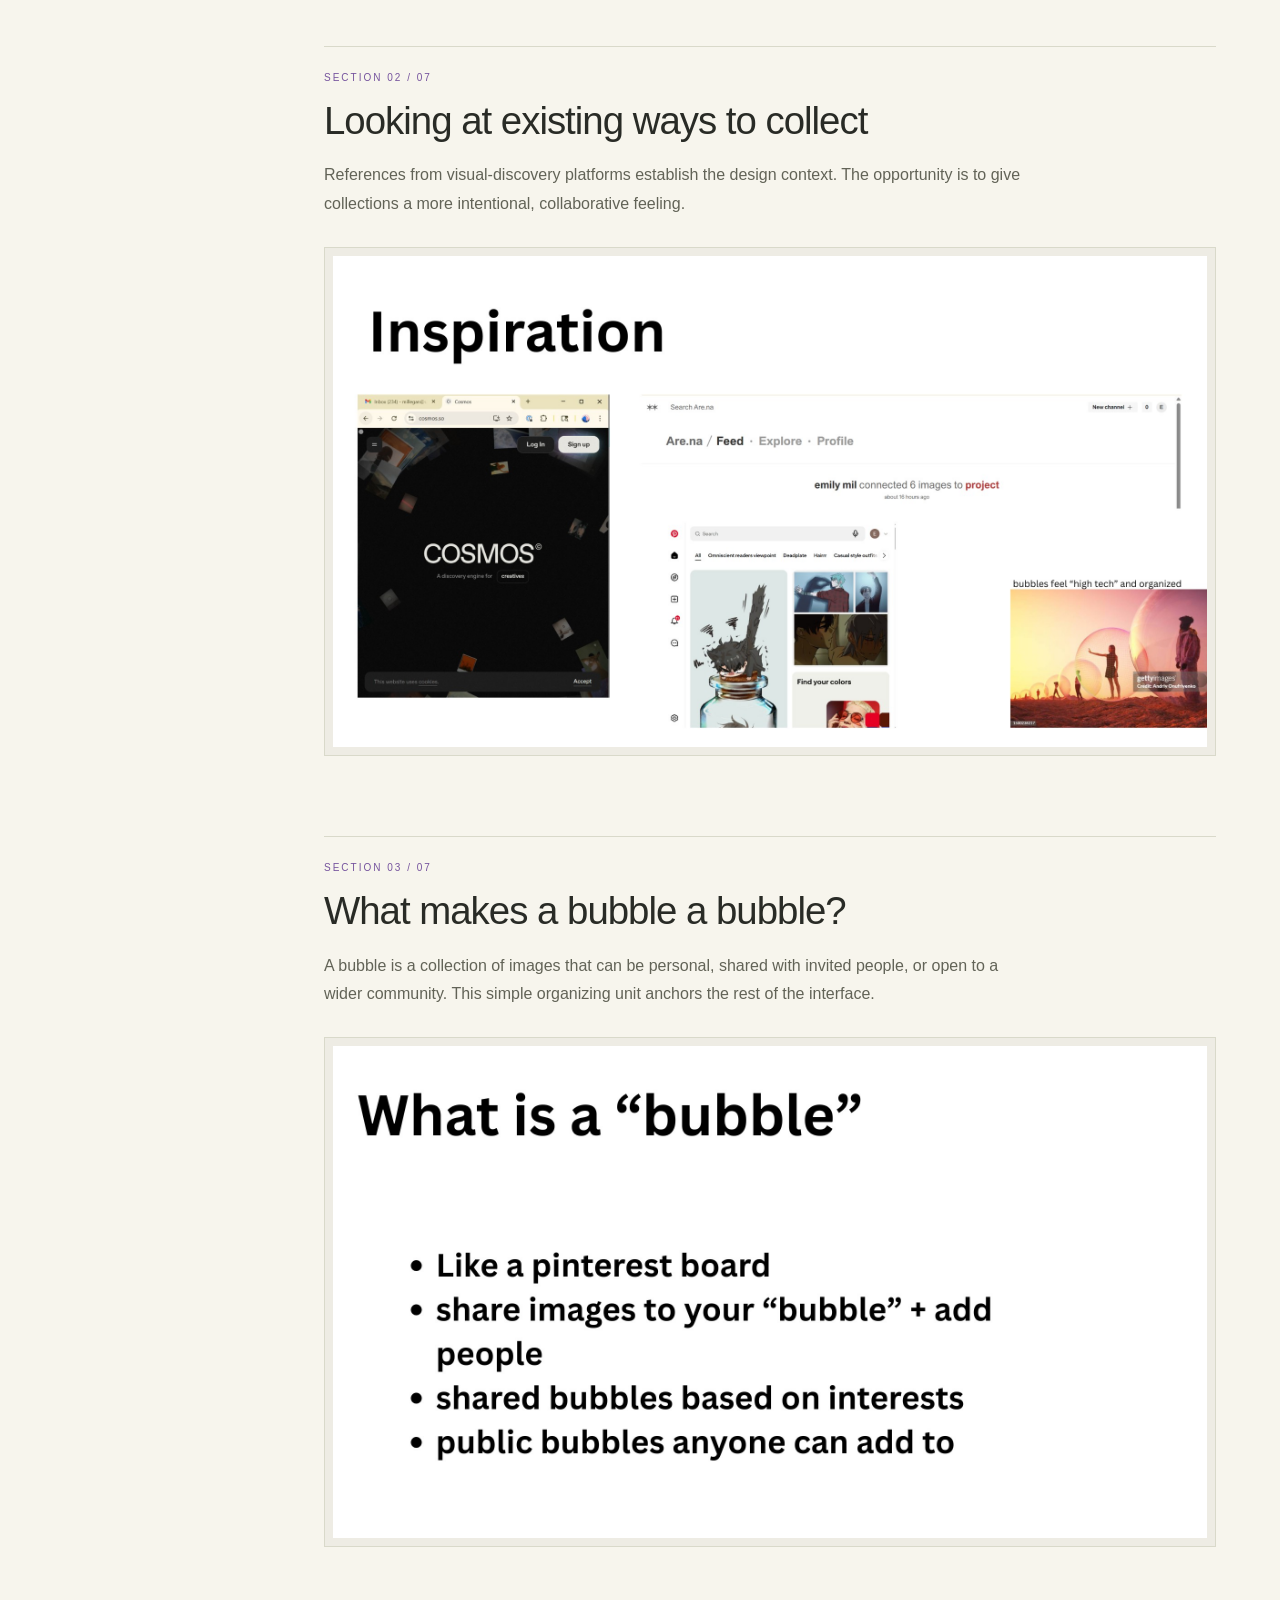
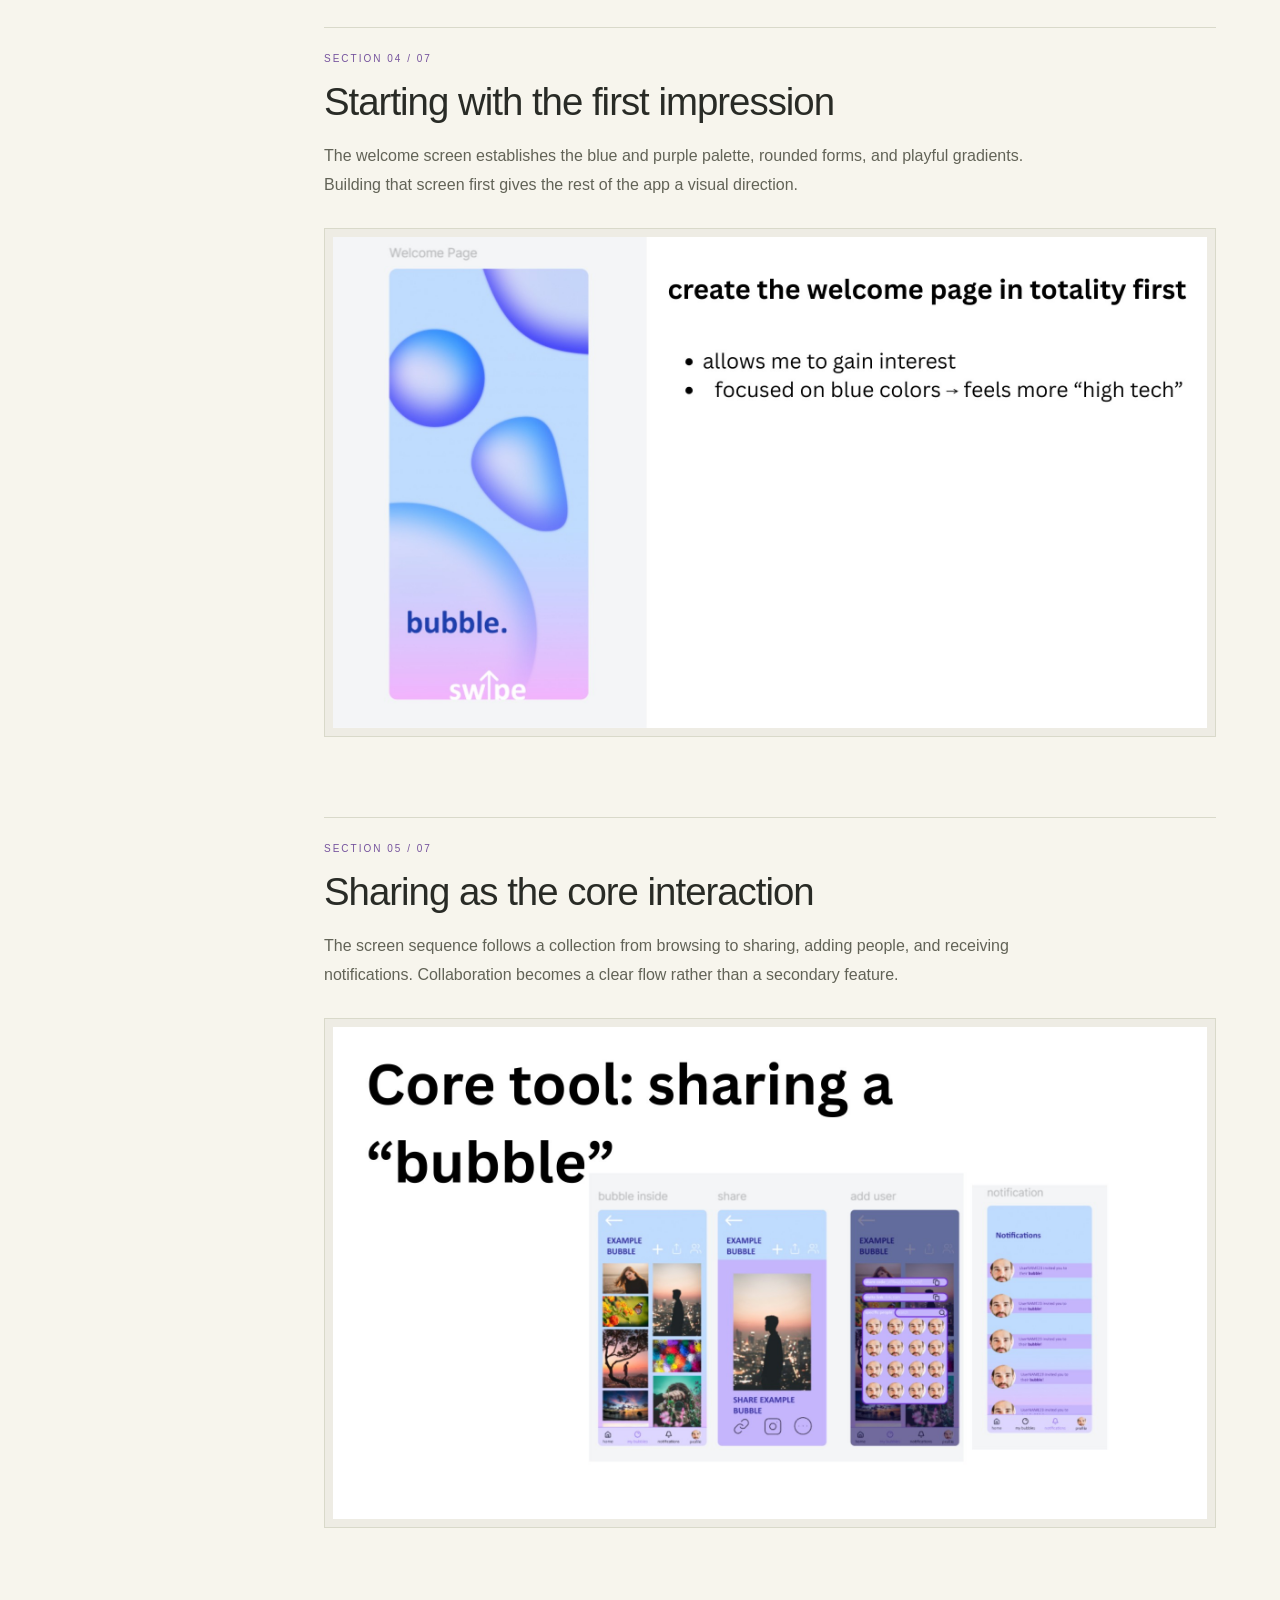
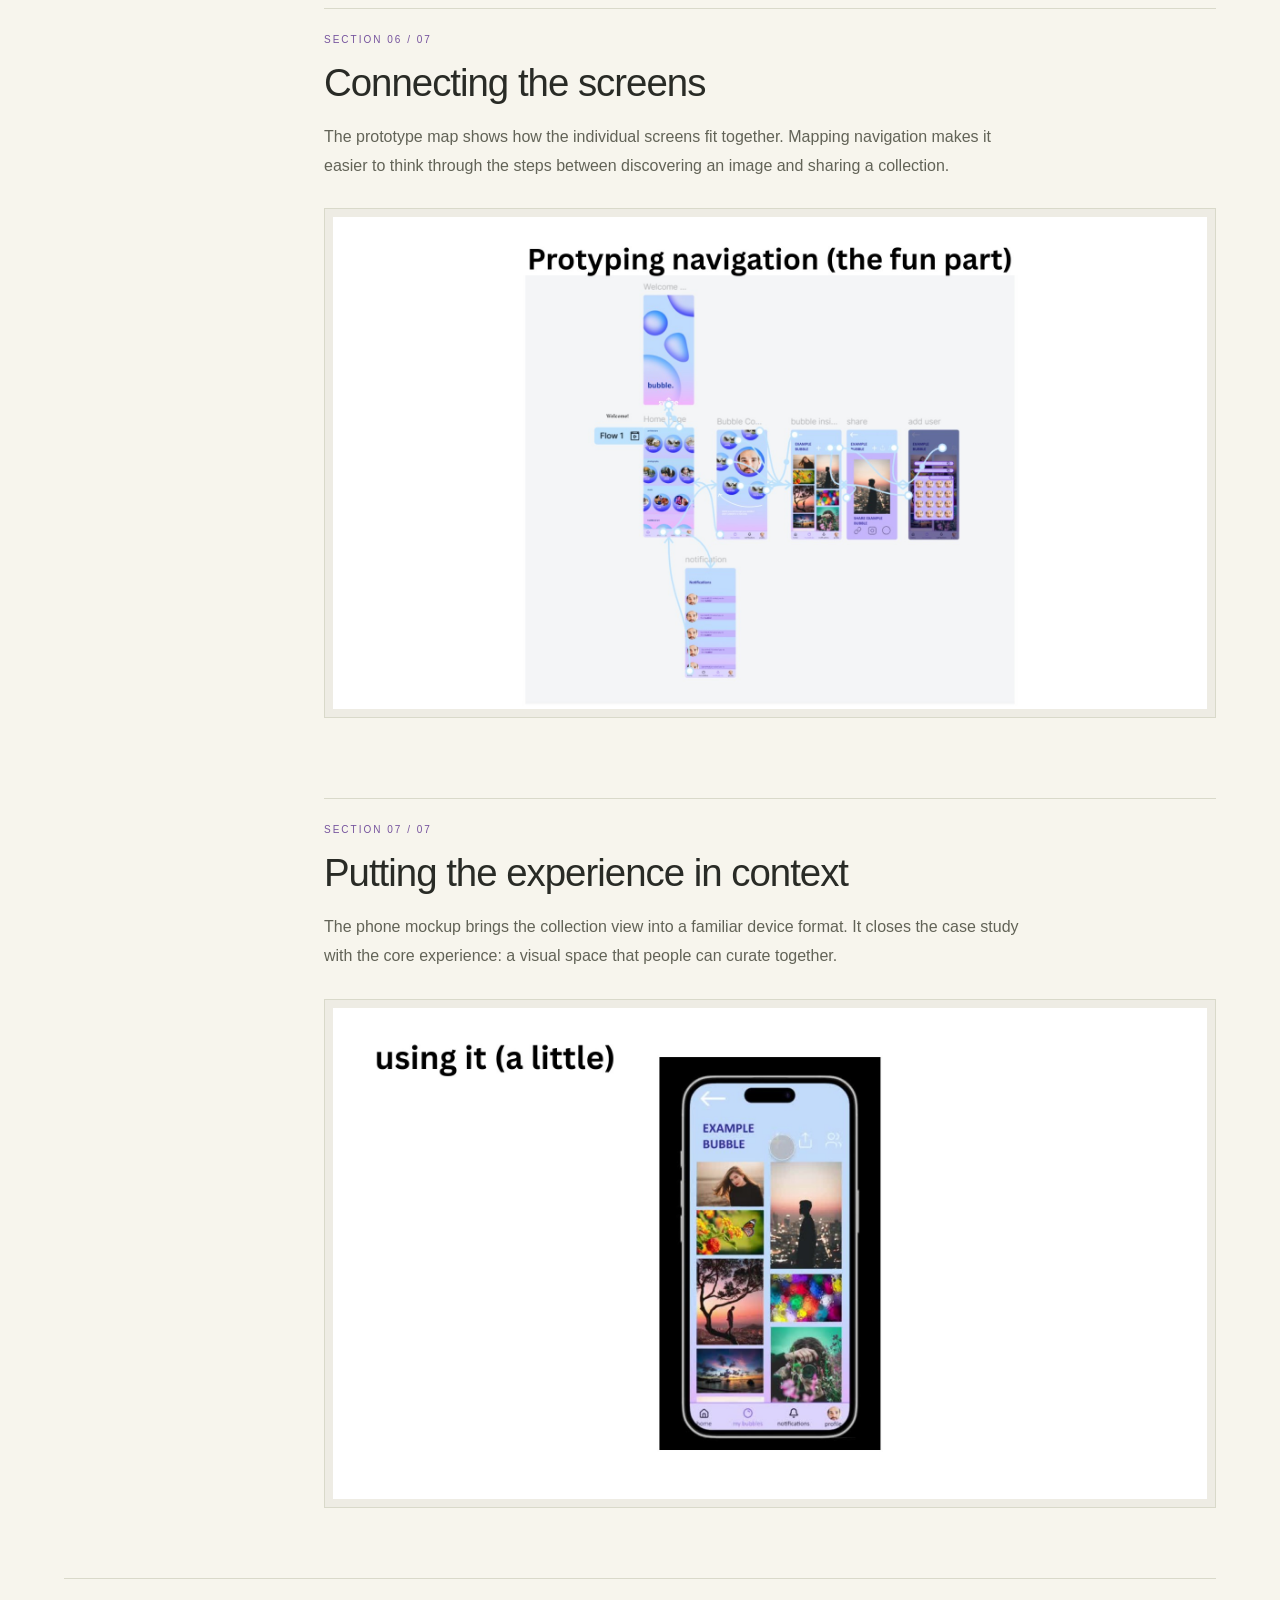
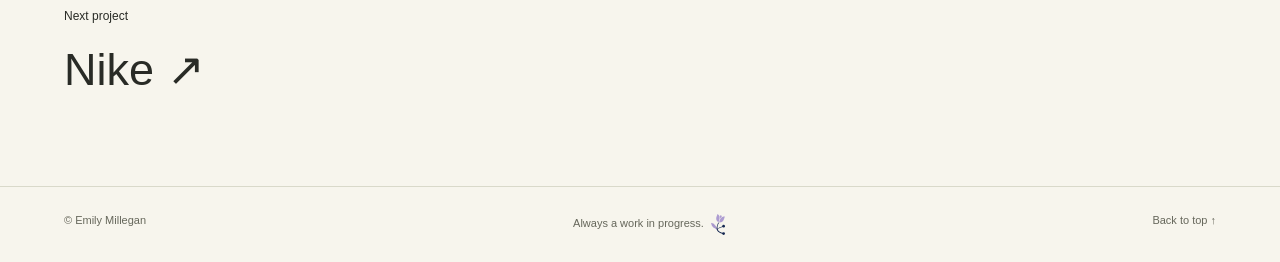
<file: Emily-Millegan-Portfolio/projects/bubble.html>
<!doctype html><html lang="en"><head><meta charset="utf-8"><meta name="viewport" content="width=device-width,initial-scale=1"><meta name="description" content="Emily Millegan — designer, developer and creative technologist."><title>Bubble | Emily Millegan</title><link rel="icon" href="../images/favicon.jpg"><link rel="stylesheet" href="../style.css"><script defer src="../app.js"></script></head><body><header><a class="wordmark" href="../index.html">emily millegan<span><img class="flower-mark" src="../images/logo.svg" alt="" aria-hidden="true"></span></a><nav aria-label="Main navigation"><a href="../index.html#work">Work</a><a href="../index.html#play">Play</a><a href="../index.html#about">About</a><a href="../files/Millegan_Emily_Resume.pdf" target="_blank">Résumé ↗</a></nav></header><main id="top" class="case"><a class="text-link" href="../index.html#work">← All work</a><p class="eyebrow">UI / UX design</p><h1>Bubble<span class="accent">.</span></h1><h2>Make room for inspiration.</h2><div class="case-intro"><p>Bubble is a visual sharing app concept inspired by the curation and browsing behavior of moodboard platforms. This project focuses much more on the shared nature of content discovery. Each "bubble" is intended to be reminiscent of a 'social' bubble.</p><p>Focused on layout hierarchy, discovery patterns, and mobile-first interface design.</p></div><dl class="case-meta"><div><dt>Contribution</dt><dd>Created the mockups and user flow concepts.</dd></div><div><dt>Timeline</dt><dd>Fall Semester 2025</dd></div><div><dt>Case study</dt><dd>Concept, process & presentation</dd></div></dl><div class="case-layout"><nav class="case-contents" aria-label="Case study contents"><p>In this case study</p><a href="#chapter-01"><span>01</span>A shared space for inspiration</a><a href="#chapter-02"><span>02</span>Looking at existing ways to collect</a><a href="#chapter-03"><span>03</span>What makes a bubble a bubble?</a><a href="#chapter-04"><span>04</span>Starting with the first impression</a><a href="#chapter-05"><span>05</span>Sharing as the core interaction</a><a href="#chapter-06"><span>06</span>Connecting the screens</a><a href="#chapter-07"><span>07</span>Putting the experience in context</a></nav><div class="case-gallery"><section class="case-chapter" id="chapter-01" aria-labelledby="heading-01"><div class="chapter-copy"><p class="chapter-number">SECTION 01 / 07</p><h2 id="heading-01">A shared space for inspiration</h2><p>Bubble is an image-curation app concept built around collecting and sharing visual references. The opening introduces a soft, dimensional identity for that experience.</p></div><figure><img src="../images/bubble/1.jpg" alt="A shared space for inspiration — bubble project visual 1" loading="lazy"></figure></section><section class="case-chapter" id="chapter-02" aria-labelledby="heading-02"><div class="chapter-copy"><p class="chapter-number">SECTION 02 / 07</p><h2 id="heading-02">Looking at existing ways to collect</h2><p>References from visual-discovery platforms establish the design context. The opportunity is to give collections a more intentional, collaborative feeling.</p></div><figure><img src="../images/bubble/2.jpg" alt="Looking at existing ways to collect — bubble project visual 2" loading="lazy"></figure></section><section class="case-chapter" id="chapter-03" aria-labelledby="heading-03"><div class="chapter-copy"><p class="chapter-number">SECTION 03 / 07</p><h2 id="heading-03">What makes a bubble a bubble?</h2><p>A bubble is a collection of images that can be personal, shared with invited people, or open to a wider community. This simple organizing unit anchors the rest of the interface.</p></div><figure><img src="../images/bubble/3.jpg" alt="What makes a bubble a bubble? — bubble project visual 3" loading="lazy"></figure></section><section class="case-chapter" id="chapter-04" aria-labelledby="heading-04"><div class="chapter-copy"><p class="chapter-number">SECTION 04 / 07</p><h2 id="heading-04">Starting with the first impression</h2><p>The welcome screen establishes the blue and purple palette, rounded forms, and playful gradients. Building that screen first gives the rest of the app a visual direction.</p></div><figure><img src="../images/bubble/4.jpg" alt="Starting with the first impression — bubble project visual 4" loading="lazy"></figure></section><section class="case-chapter" id="chapter-05" aria-labelledby="heading-05"><div class="chapter-copy"><p class="chapter-number">SECTION 05 / 07</p><h2 id="heading-05">Sharing as the core interaction</h2><p>The screen sequence follows a collection from browsing to sharing, adding people, and receiving notifications. Collaboration becomes a clear flow rather than a secondary feature.</p></div><figure><img src="../images/bubble/5.jpg" alt="Sharing as the core interaction — bubble project visual 5" loading="lazy"></figure></section><section class="case-chapter" id="chapter-06" aria-labelledby="heading-06"><div class="chapter-copy"><p class="chapter-number">SECTION 06 / 07</p><h2 id="heading-06">Connecting the screens</h2><p>The prototype map shows how the individual screens fit together. Mapping navigation makes it easier to think through the steps between discovering an image and sharing a collection.</p></div><figure><img src="../images/bubble/6.jpg" alt="Connecting the screens — bubble project visual 6" loading="lazy"></figure></section><section class="case-chapter" id="chapter-07" aria-labelledby="heading-07"><div class="chapter-copy"><p class="chapter-number">SECTION 07 / 07</p><h2 id="heading-07">Putting the experience in context</h2><p>The phone mockup brings the collection view into a familiar device format. It closes the case study with the core experience: a visual space that people can curate together.</p></div><figure><img src="../images/bubble/7.jpg" alt="Putting the experience in context — bubble project visual 7" loading="lazy"></figure></section></div></div><a class="next-project" href="nike-pitch.html">Next project <strong>Nike ↗</strong></a></main><footer><span>© Emily Millegan</span><span>Always a work in progress. <img class="flower-mark" src="../images/logo.svg" alt="" aria-hidden="true"></span><a href="#top">Back to top ↑</a></footer></body></html>
</file>
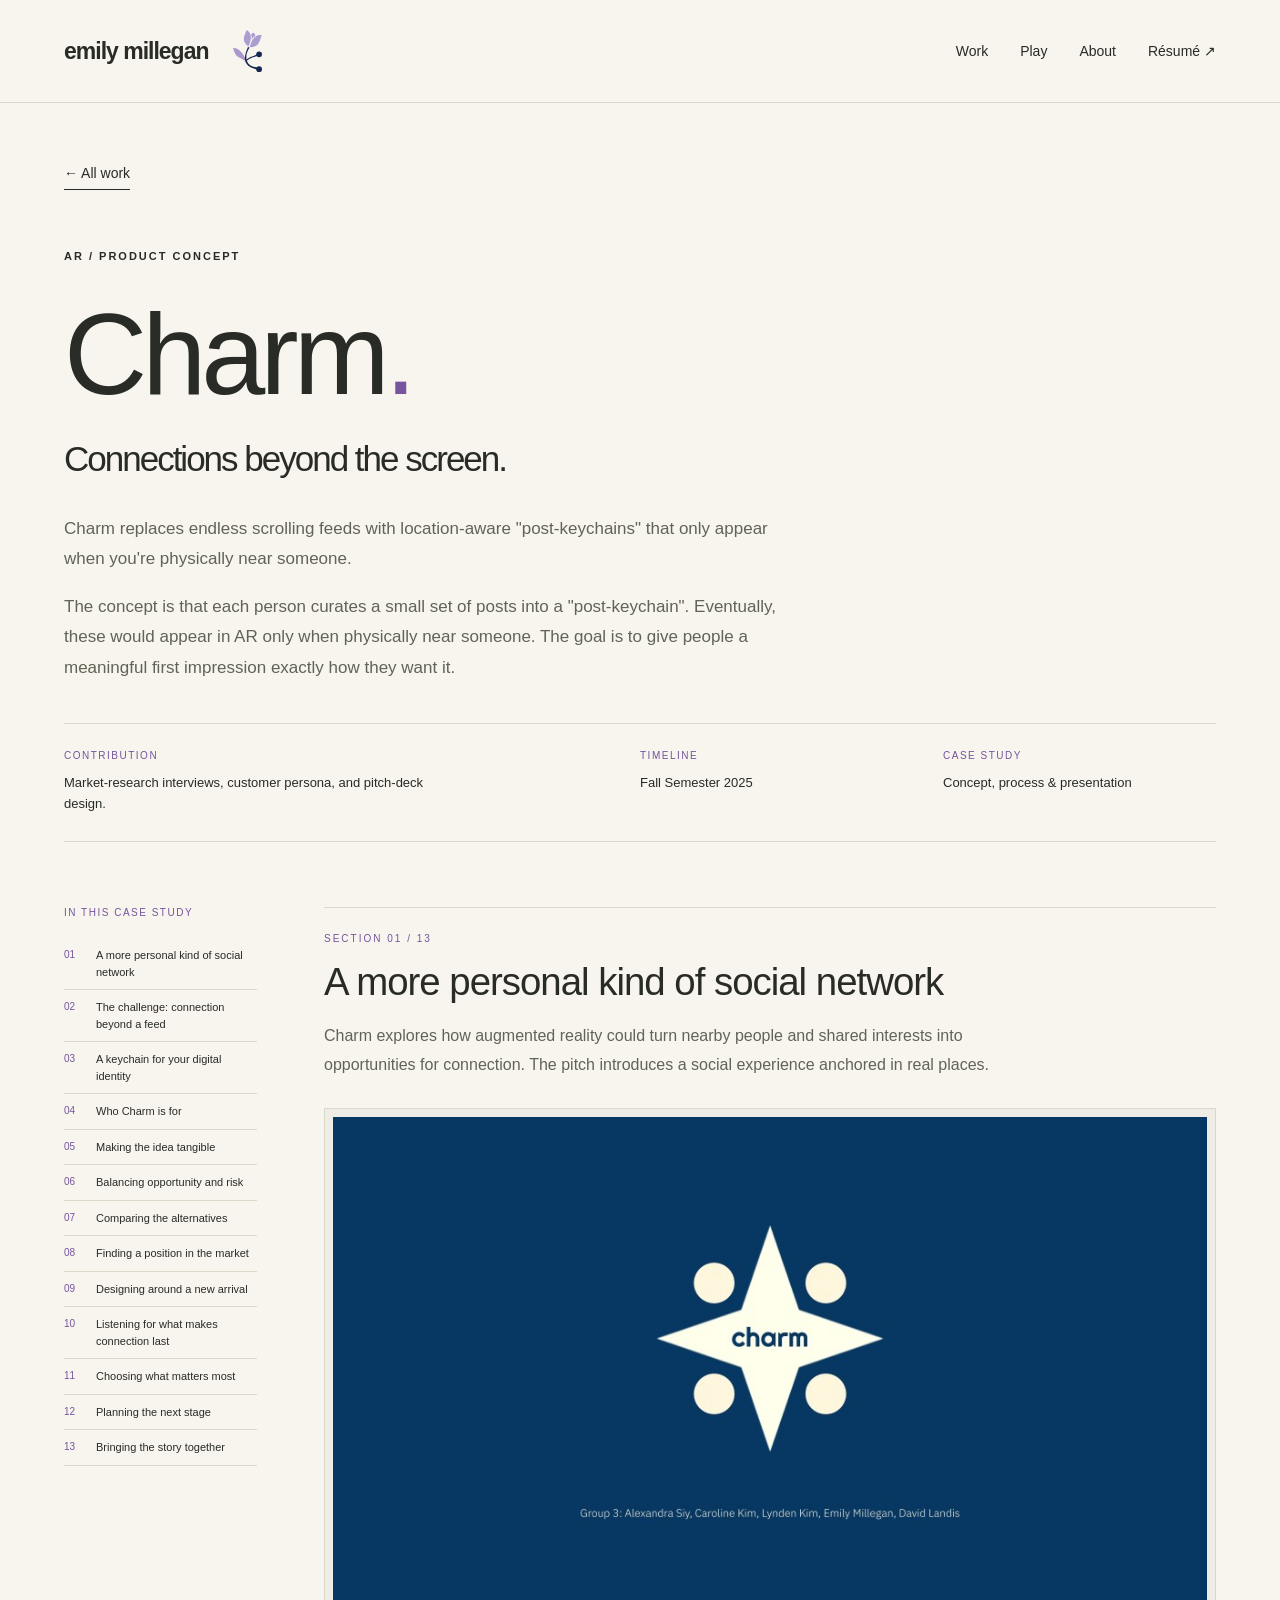
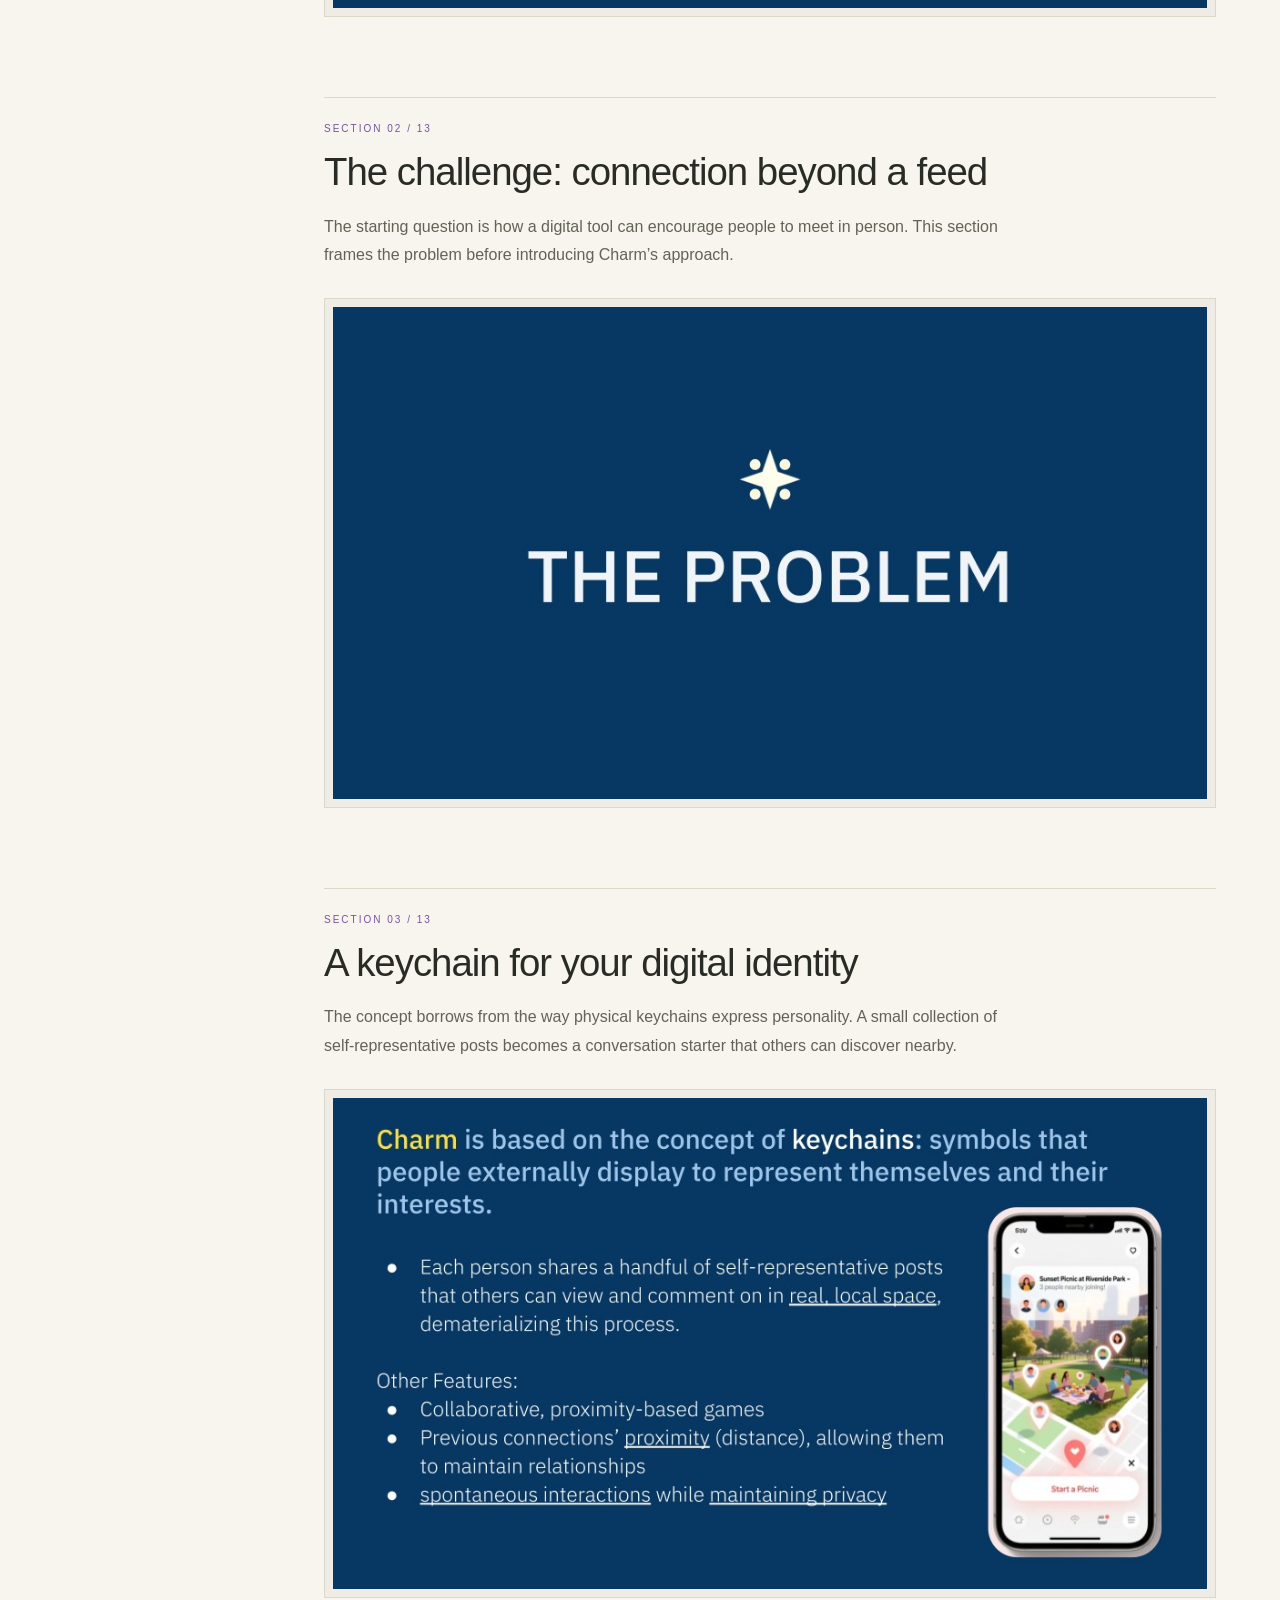
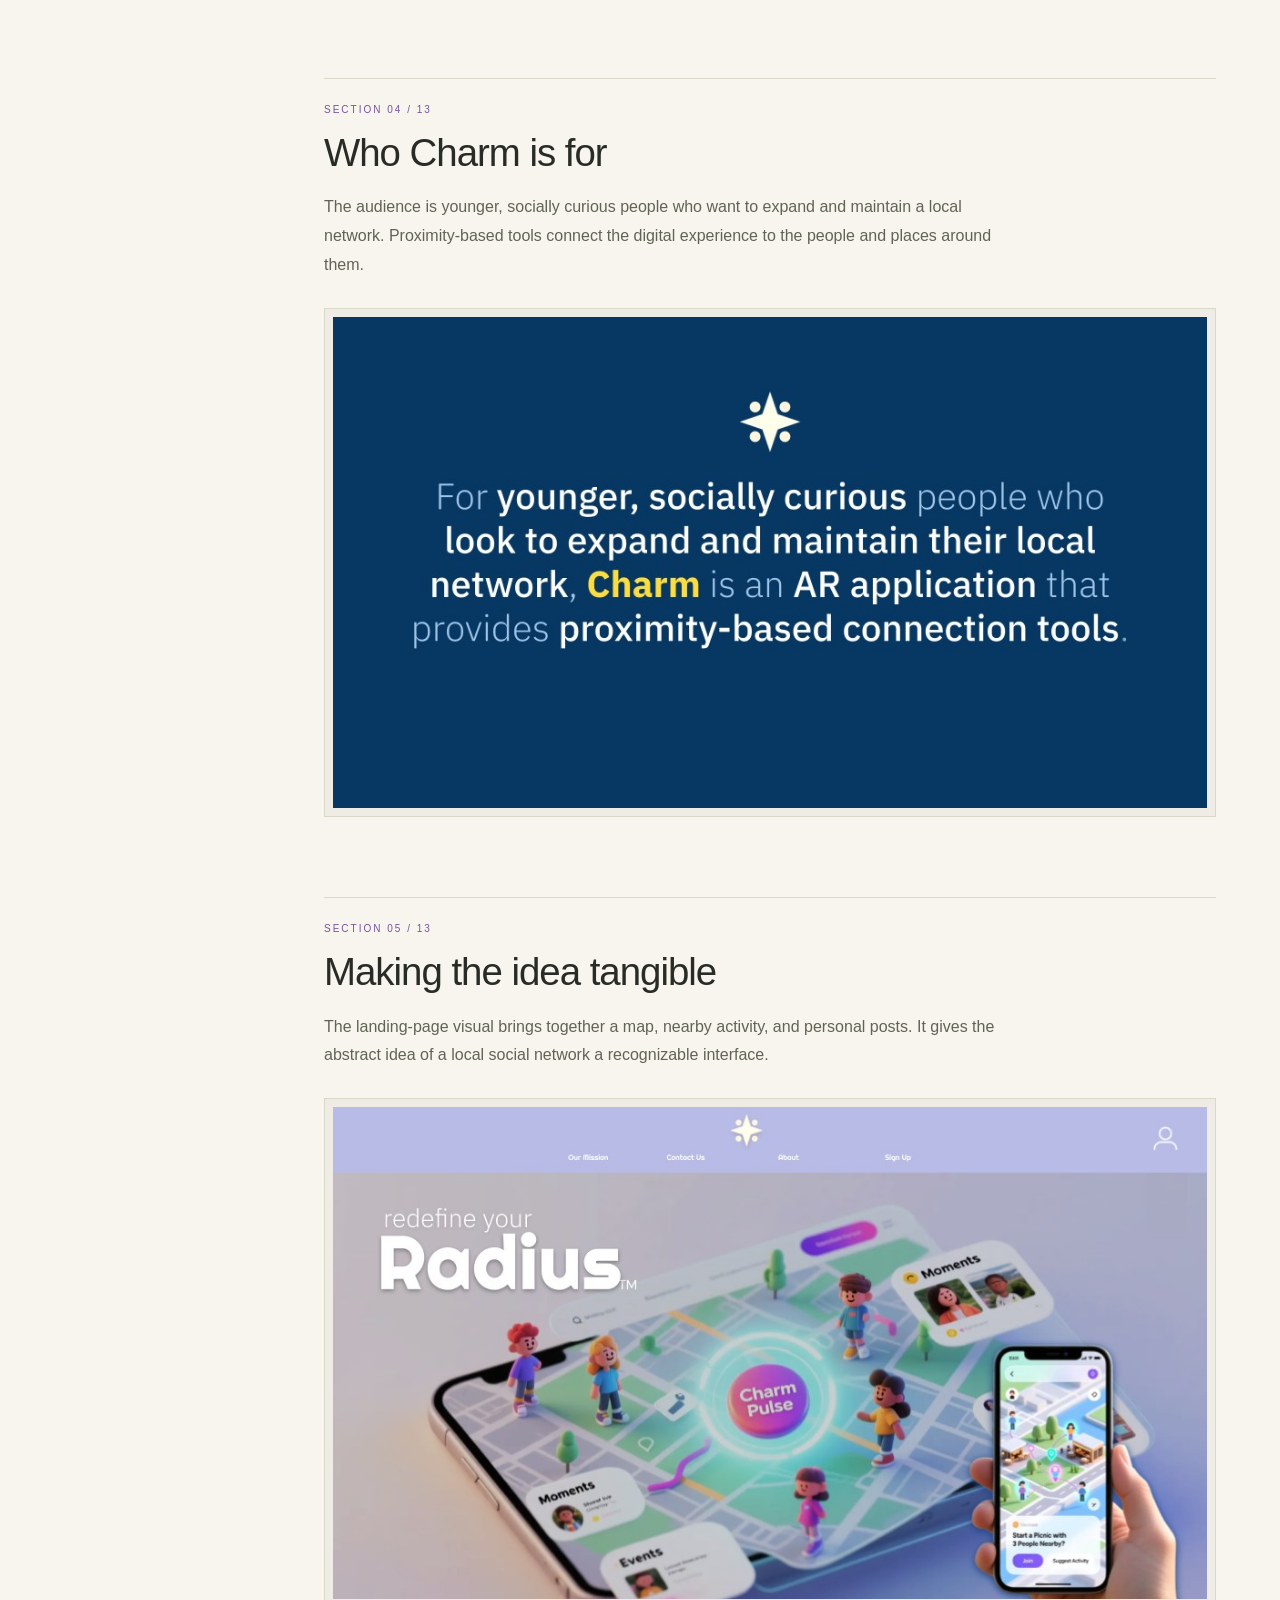
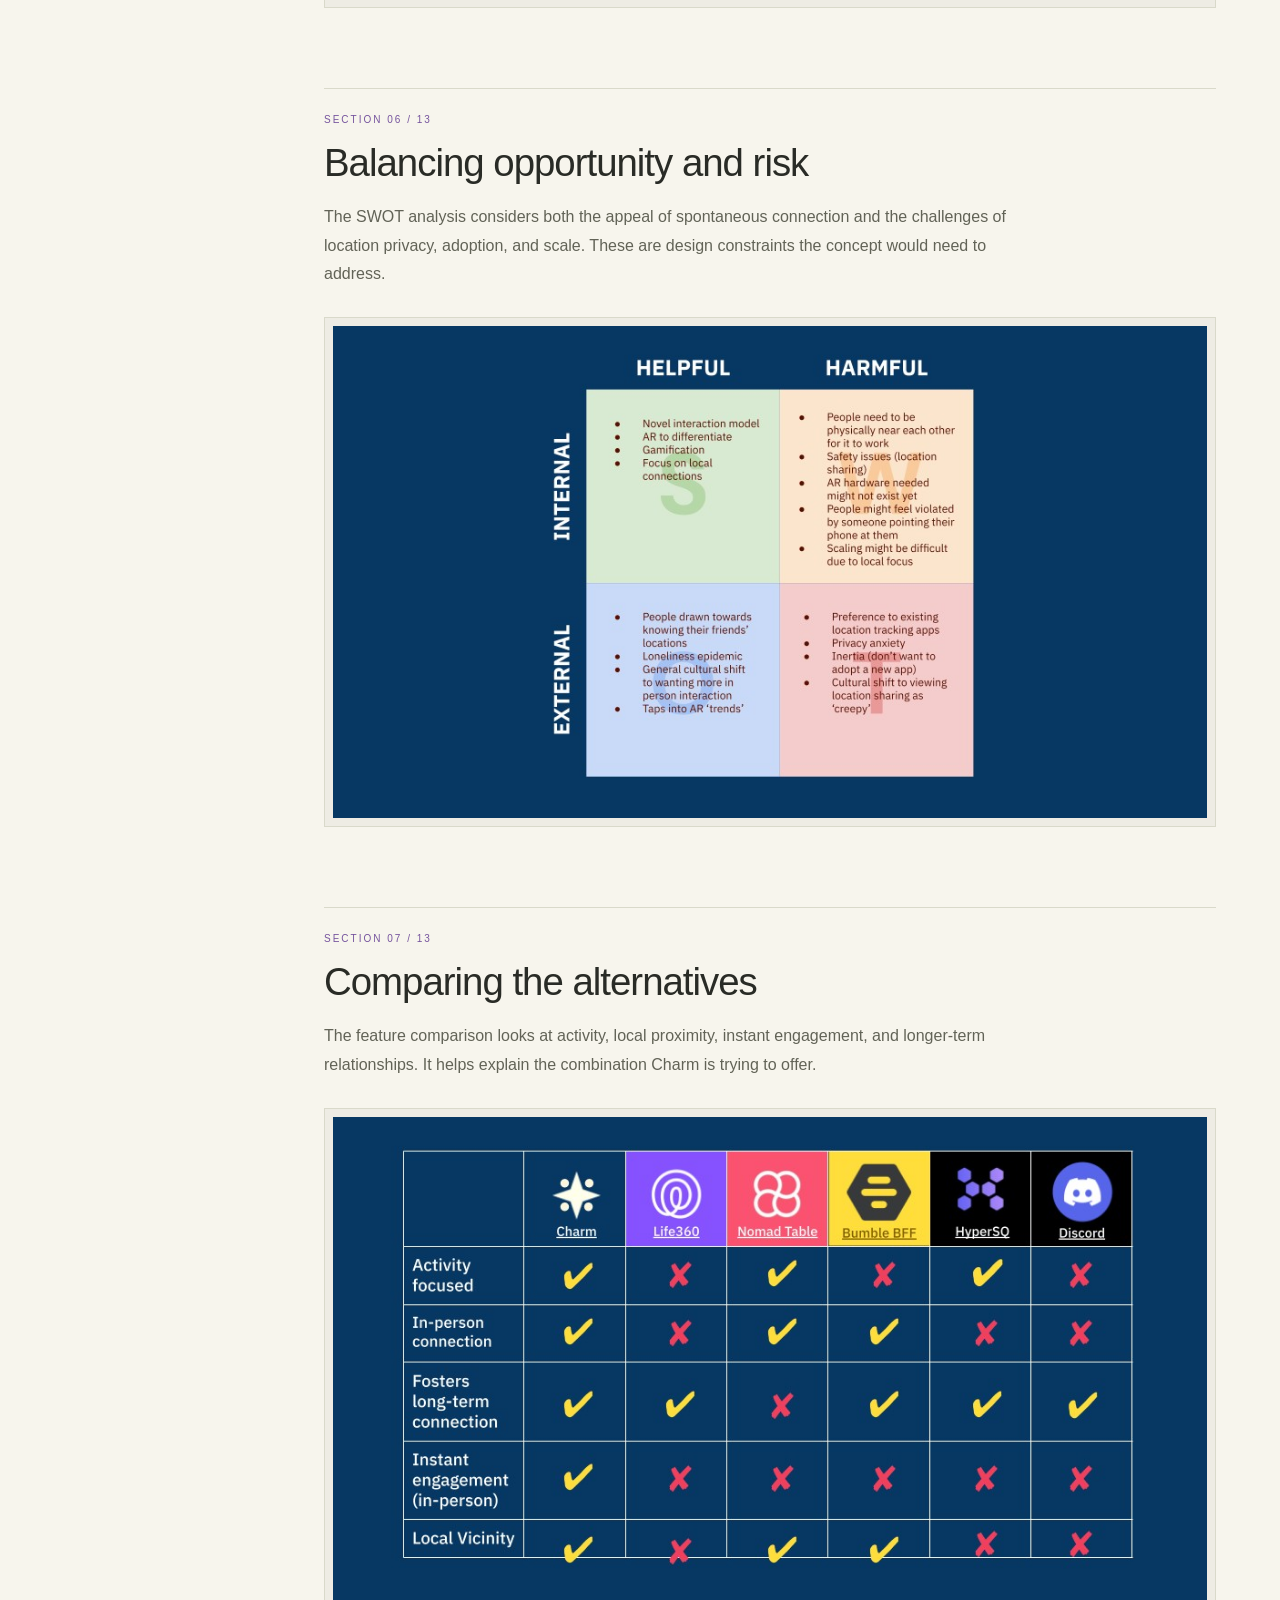
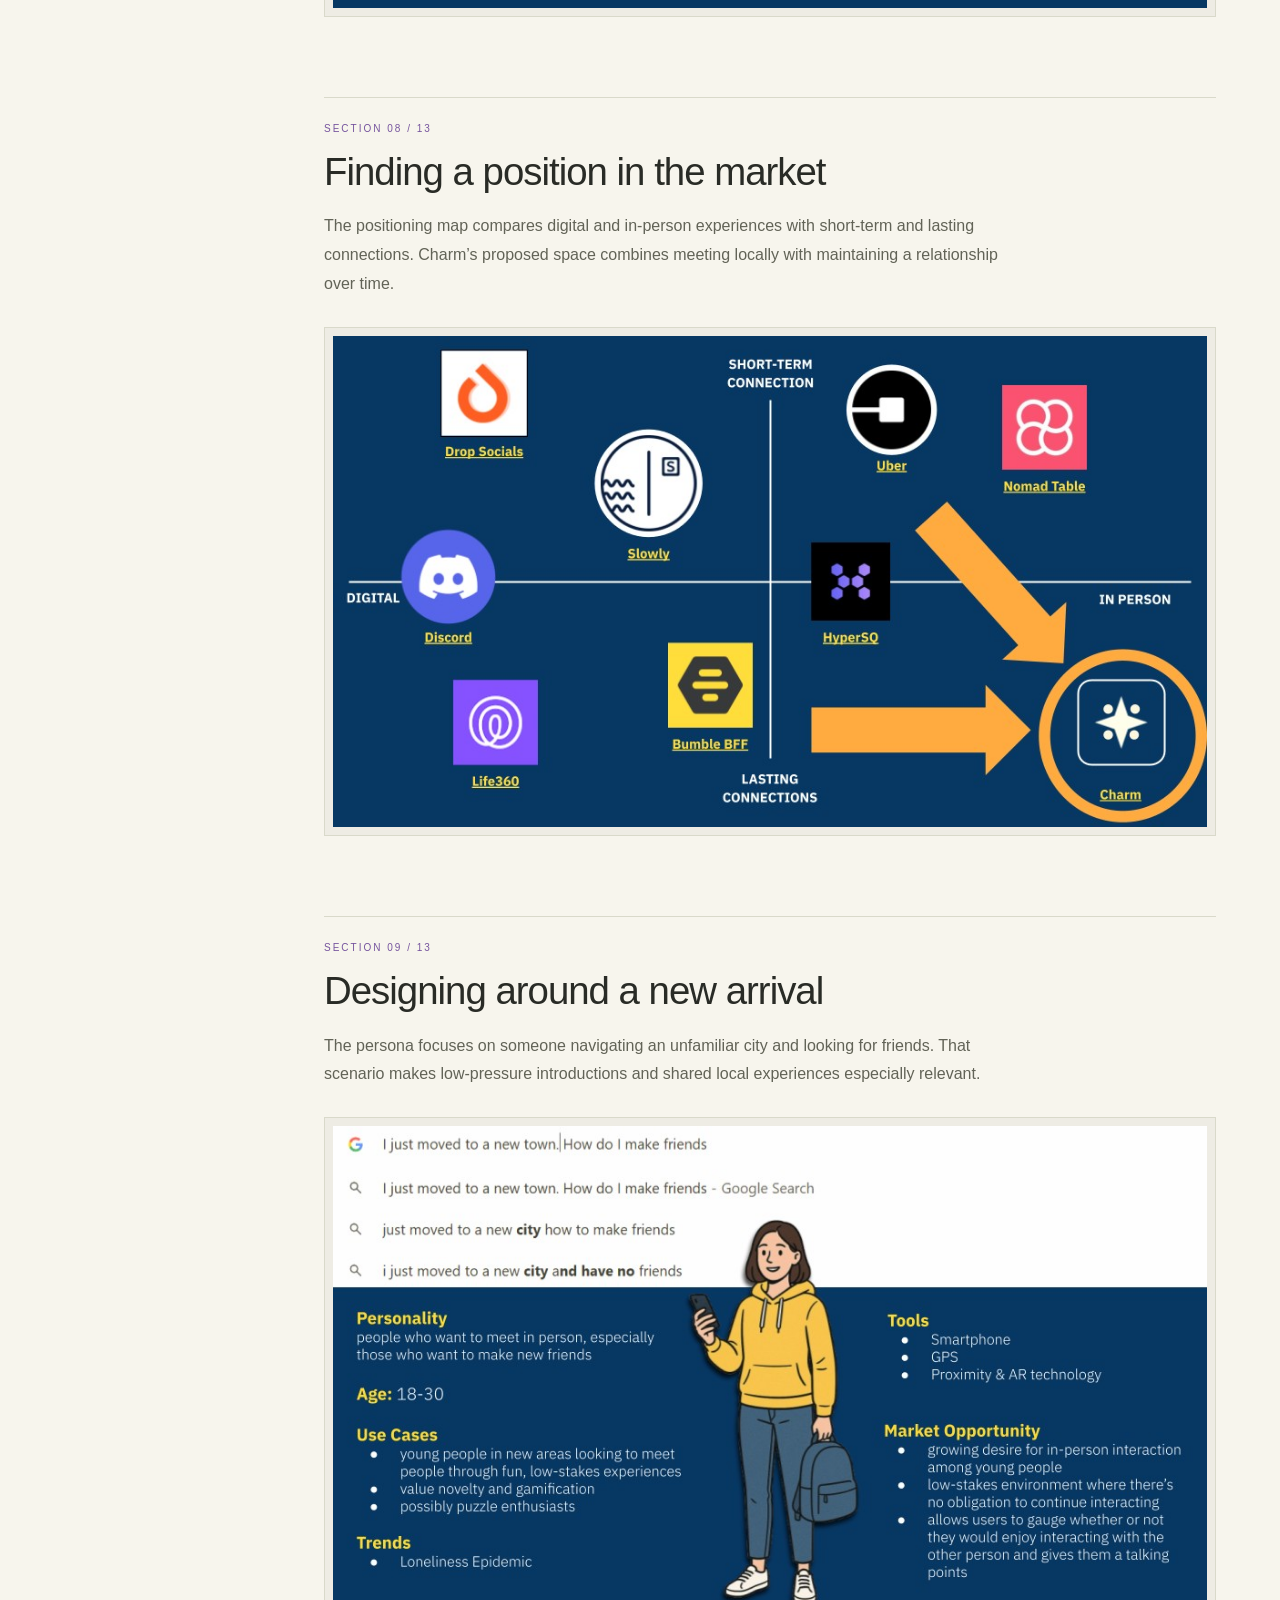
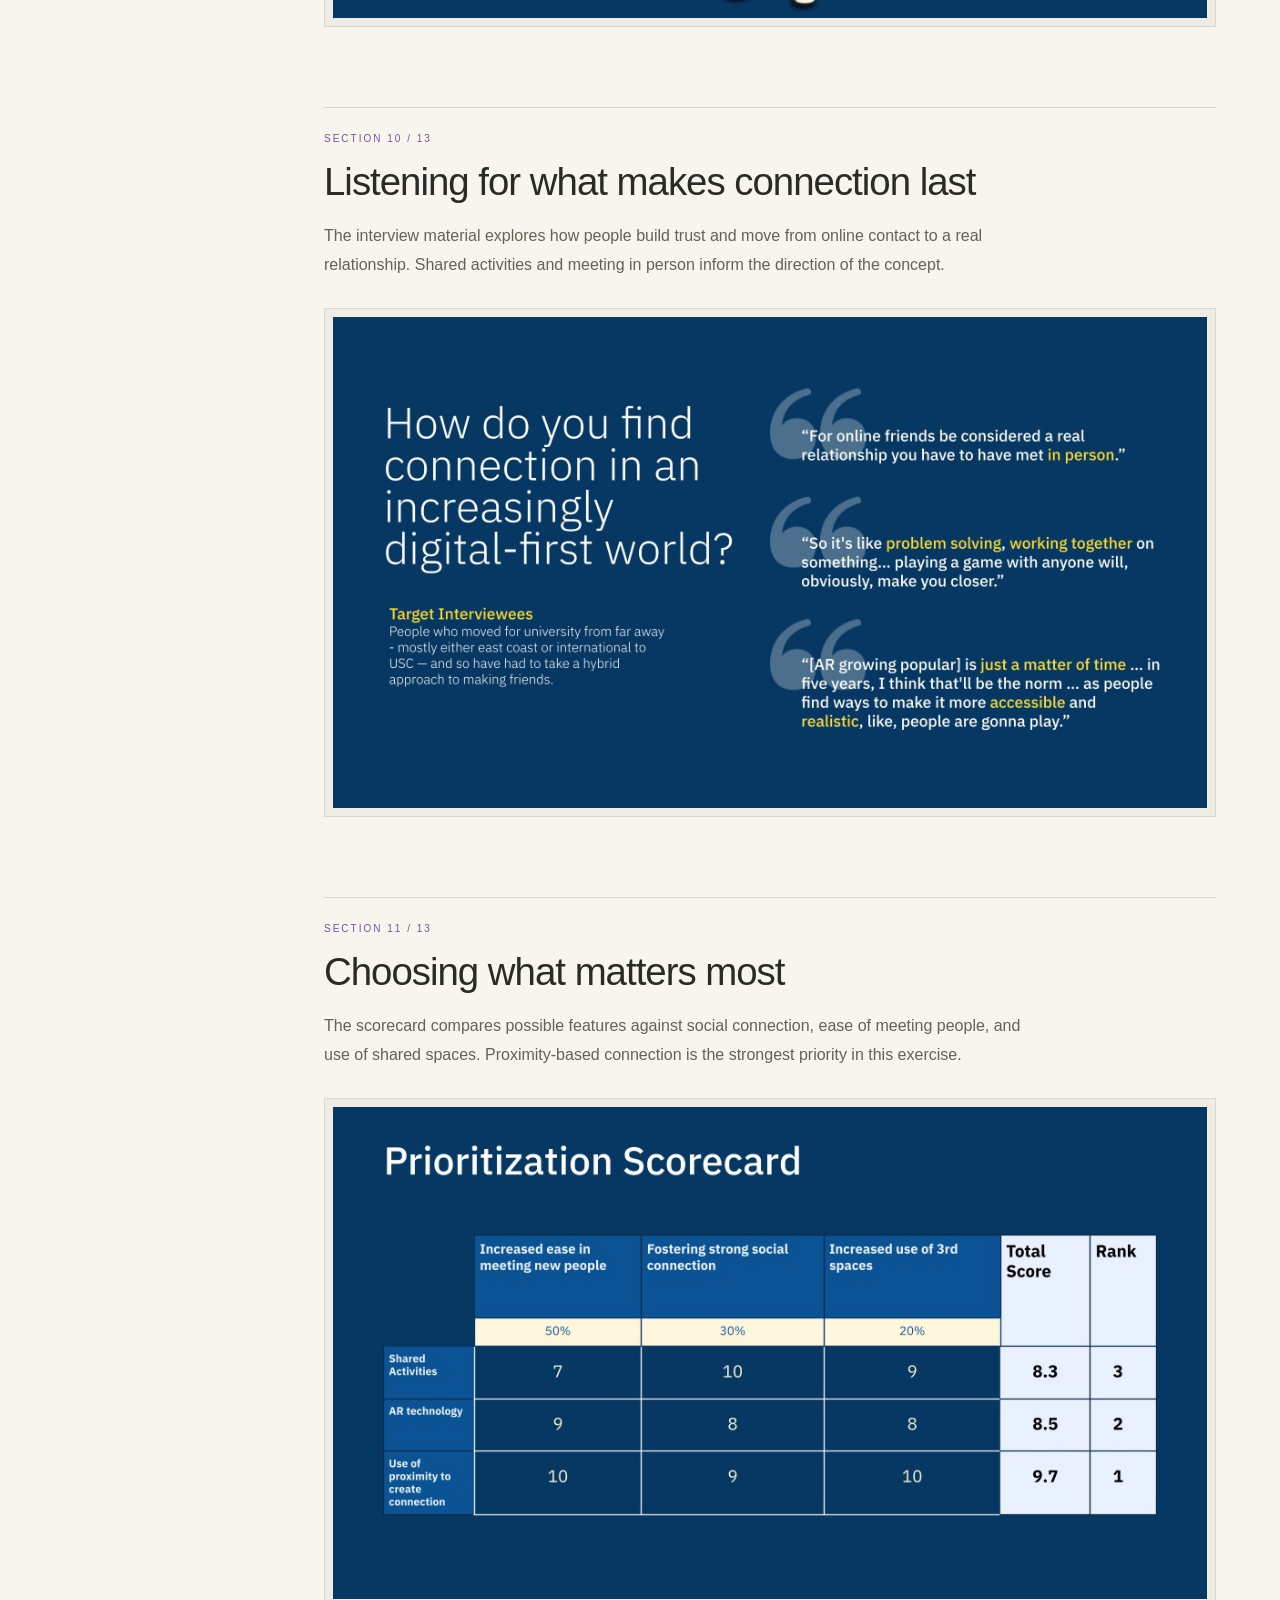
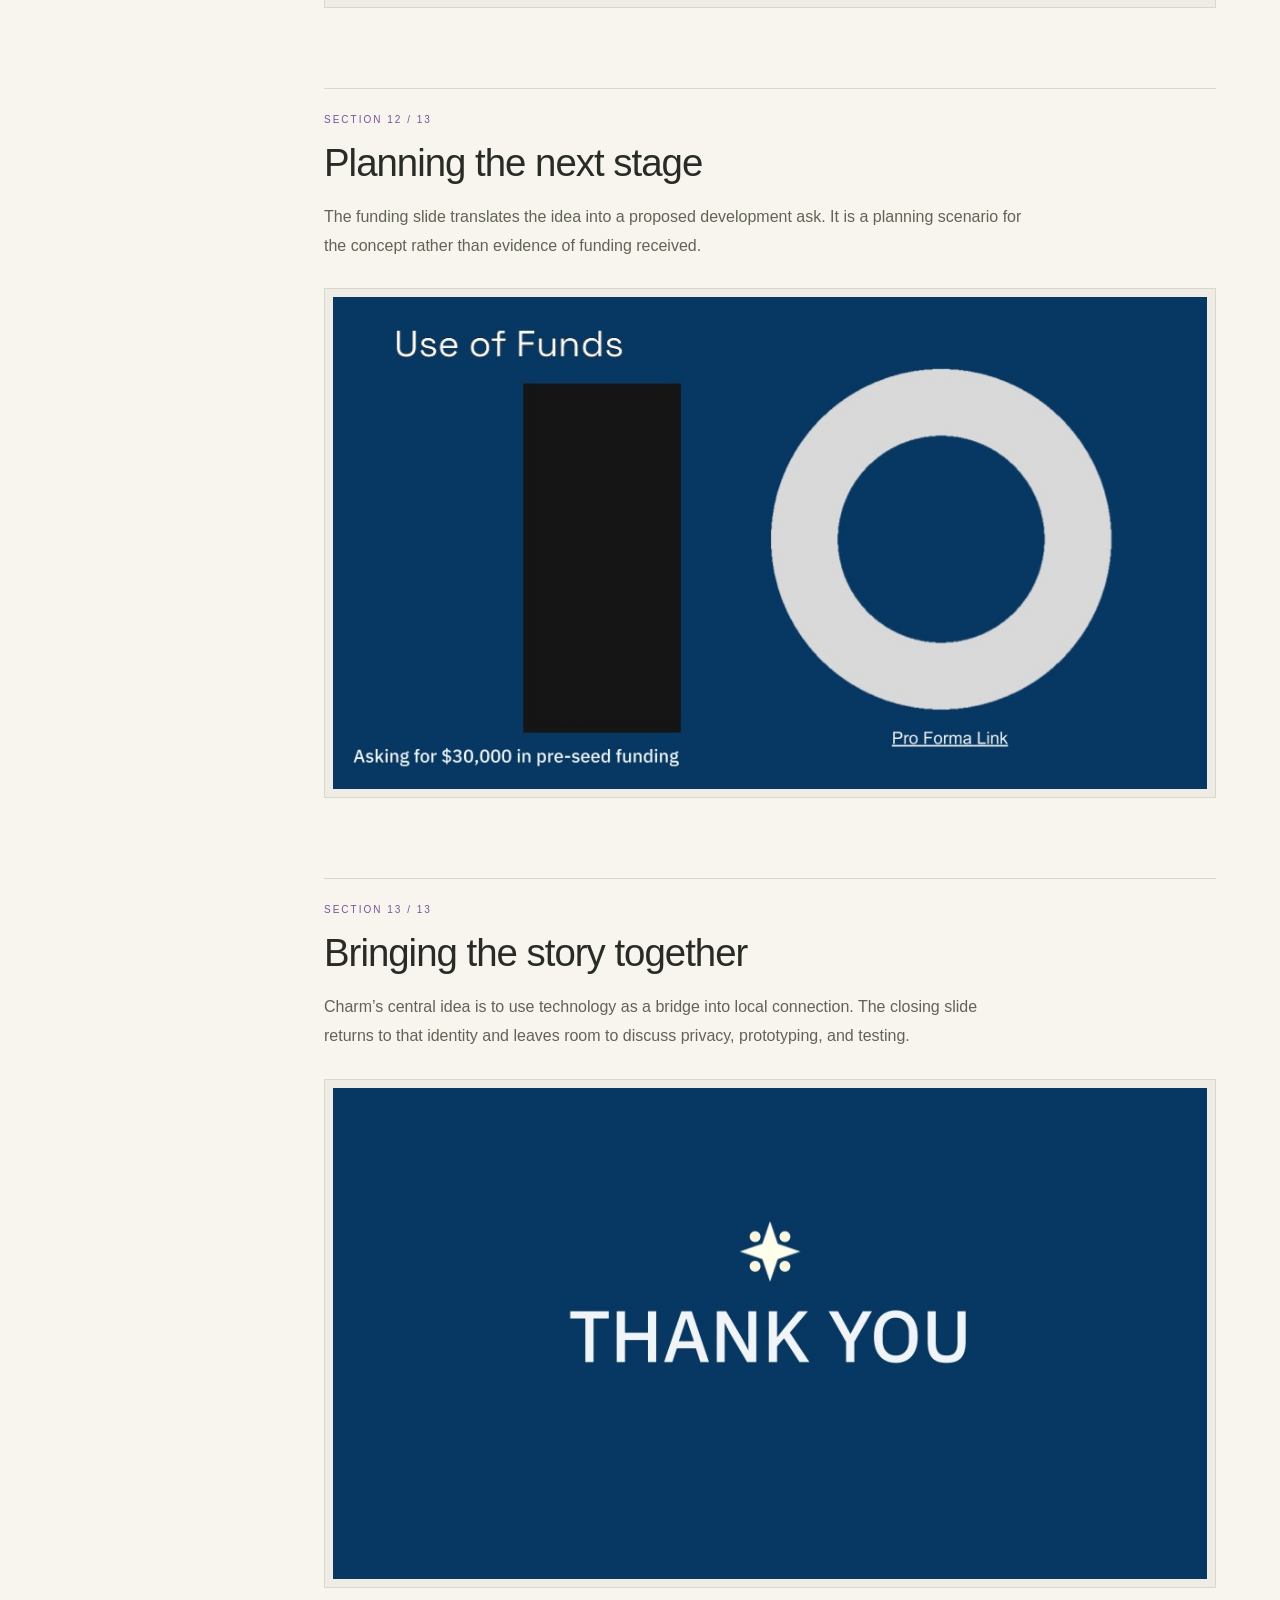
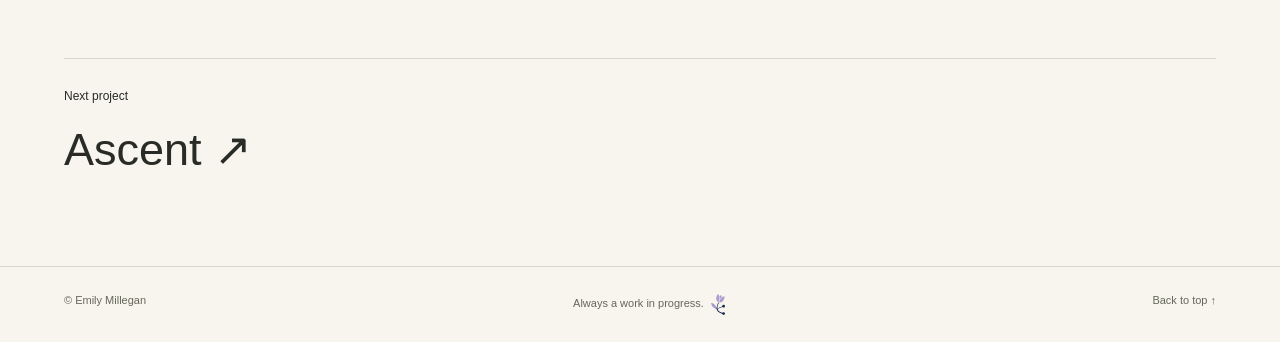
<file: Emily-Millegan-Portfolio/projects/charm.html>
<!doctype html><html lang="en"><head><meta charset="utf-8"><meta name="viewport" content="width=device-width,initial-scale=1"><meta name="description" content="Emily Millegan — designer, developer and creative technologist."><title>Charm | Emily Millegan</title><link rel="icon" href="../images/favicon.jpg"><link rel="stylesheet" href="../style.css"><script defer src="../app.js"></script></head><body><header><a class="wordmark" href="../index.html">emily millegan<span><img class="flower-mark" src="../images/logo.svg" alt="" aria-hidden="true"></span></a><nav aria-label="Main navigation"><a href="../index.html#work">Work</a><a href="../index.html#play">Play</a><a href="../index.html#about">About</a><a href="../files/Millegan_Emily_Resume.pdf" target="_blank">Résumé ↗</a></nav></header><main id="top" class="case"><a class="text-link" href="../index.html#work">← All work</a><p class="eyebrow">AR / Product concept</p><h1>Charm<span class="accent">.</span></h1><h2>Connections beyond the screen.</h2><div class="case-intro"><p>Charm replaces endless scrolling feeds with location-aware "post-keychains" that only appear when you're physically near someone.</p><p>The concept is that each person curates a small set of posts into a "post-keychain". Eventually, these would appear in AR only when physically near someone. The goal is to give people a meaningful first impression exactly how they want it.</p></div><dl class="case-meta"><div><dt>Contribution</dt><dd>Market-research interviews, customer persona, and pitch-deck design.</dd></div><div><dt>Timeline</dt><dd>Fall Semester 2025</dd></div><div><dt>Case study</dt><dd>Concept, process & presentation</dd></div></dl><div class="case-layout"><nav class="case-contents" aria-label="Case study contents"><p>In this case study</p><a href="#chapter-01"><span>01</span>A more personal kind of social network</a><a href="#chapter-02"><span>02</span>The challenge: connection beyond a feed</a><a href="#chapter-03"><span>03</span>A keychain for your digital identity</a><a href="#chapter-04"><span>04</span>Who Charm is for</a><a href="#chapter-05"><span>05</span>Making the idea tangible</a><a href="#chapter-06"><span>06</span>Balancing opportunity and risk</a><a href="#chapter-07"><span>07</span>Comparing the alternatives</a><a href="#chapter-08"><span>08</span>Finding a position in the market</a><a href="#chapter-09"><span>09</span>Designing around a new arrival</a><a href="#chapter-10"><span>10</span>Listening for what makes connection last</a><a href="#chapter-11"><span>11</span>Choosing what matters most</a><a href="#chapter-12"><span>12</span>Planning the next stage</a><a href="#chapter-13"><span>13</span>Bringing the story together</a></nav><div class="case-gallery"><section class="case-chapter" id="chapter-01" aria-labelledby="heading-01"><div class="chapter-copy"><p class="chapter-number">SECTION 01 / 13</p><h2 id="heading-01">A more personal kind of social network</h2><p>Charm explores how augmented reality could turn nearby people and shared interests into opportunities for connection. The pitch introduces a social experience anchored in real places.</p></div><figure><img src="../images/charm/charm-1.jpg" alt="A more personal kind of social network — charm project visual 1" loading="lazy"></figure></section><section class="case-chapter" id="chapter-02" aria-labelledby="heading-02"><div class="chapter-copy"><p class="chapter-number">SECTION 02 / 13</p><h2 id="heading-02">The challenge: connection beyond a feed</h2><p>The starting question is how a digital tool can encourage people to meet in person. This section frames the problem before introducing Charm’s approach.</p></div><figure><img src="../images/charm/charm-2.jpg" alt="The challenge: connection beyond a feed — charm project visual 2" loading="lazy"></figure></section><section class="case-chapter" id="chapter-03" aria-labelledby="heading-03"><div class="chapter-copy"><p class="chapter-number">SECTION 03 / 13</p><h2 id="heading-03">A keychain for your digital identity</h2><p>The concept borrows from the way physical keychains express personality. A small collection of self-representative posts becomes a conversation starter that others can discover nearby.</p></div><figure><img src="../images/charm/charm-3.jpg" alt="A keychain for your digital identity — charm project visual 3" loading="lazy"></figure></section><section class="case-chapter" id="chapter-04" aria-labelledby="heading-04"><div class="chapter-copy"><p class="chapter-number">SECTION 04 / 13</p><h2 id="heading-04">Who Charm is for</h2><p>The audience is younger, socially curious people who want to expand and maintain a local network. Proximity-based tools connect the digital experience to the people and places around them.</p></div><figure><img src="../images/charm/charm-4.jpg" alt="Who Charm is for — charm project visual 4" loading="lazy"></figure></section><section class="case-chapter" id="chapter-05" aria-labelledby="heading-05"><div class="chapter-copy"><p class="chapter-number">SECTION 05 / 13</p><h2 id="heading-05">Making the idea tangible</h2><p>The landing-page visual brings together a map, nearby activity, and personal posts. It gives the abstract idea of a local social network a recognizable interface.</p></div><figure><img src="../images/charm/charm-5.jpg" alt="Making the idea tangible — charm project visual 5" loading="lazy"></figure></section><section class="case-chapter" id="chapter-06" aria-labelledby="heading-06"><div class="chapter-copy"><p class="chapter-number">SECTION 06 / 13</p><h2 id="heading-06">Balancing opportunity and risk</h2><p>The SWOT analysis considers both the appeal of spontaneous connection and the challenges of location privacy, adoption, and scale. These are design constraints the concept would need to address.</p></div><figure><img src="../images/charm/charm-6.jpg" alt="Balancing opportunity and risk — charm project visual 6" loading="lazy"></figure></section><section class="case-chapter" id="chapter-07" aria-labelledby="heading-07"><div class="chapter-copy"><p class="chapter-number">SECTION 07 / 13</p><h2 id="heading-07">Comparing the alternatives</h2><p>The feature comparison looks at activity, local proximity, instant engagement, and longer-term relationships. It helps explain the combination Charm is trying to offer.</p></div><figure><img src="../images/charm/charm-7.jpg" alt="Comparing the alternatives — charm project visual 7" loading="lazy"></figure></section><section class="case-chapter" id="chapter-08" aria-labelledby="heading-08"><div class="chapter-copy"><p class="chapter-number">SECTION 08 / 13</p><h2 id="heading-08">Finding a position in the market</h2><p>The positioning map compares digital and in-person experiences with short-term and lasting connections. Charm’s proposed space combines meeting locally with maintaining a relationship over time.</p></div><figure><img src="../images/charm/charm-8.jpg" alt="Finding a position in the market — charm project visual 8" loading="lazy"></figure></section><section class="case-chapter" id="chapter-09" aria-labelledby="heading-09"><div class="chapter-copy"><p class="chapter-number">SECTION 09 / 13</p><h2 id="heading-09">Designing around a new arrival</h2><p>The persona focuses on someone navigating an unfamiliar city and looking for friends. That scenario makes low-pressure introductions and shared local experiences especially relevant.</p></div><figure><img src="../images/charm/charm-9.jpg" alt="Designing around a new arrival — charm project visual 9" loading="lazy"></figure></section><section class="case-chapter" id="chapter-10" aria-labelledby="heading-10"><div class="chapter-copy"><p class="chapter-number">SECTION 10 / 13</p><h2 id="heading-10">Listening for what makes connection last</h2><p>The interview material explores how people build trust and move from online contact to a real relationship. Shared activities and meeting in person inform the direction of the concept.</p></div><figure><img src="../images/charm/charm-10.jpg" alt="Listening for what makes connection last — charm project visual 10" loading="lazy"></figure></section><section class="case-chapter" id="chapter-11" aria-labelledby="heading-11"><div class="chapter-copy"><p class="chapter-number">SECTION 11 / 13</p><h2 id="heading-11">Choosing what matters most</h2><p>The scorecard compares possible features against social connection, ease of meeting people, and use of shared spaces. Proximity-based connection is the strongest priority in this exercise.</p></div><figure><img src="../images/charm/charm-11.jpg" alt="Choosing what matters most — charm project visual 11" loading="lazy"></figure></section><section class="case-chapter" id="chapter-12" aria-labelledby="heading-12"><div class="chapter-copy"><p class="chapter-number">SECTION 12 / 13</p><h2 id="heading-12">Planning the next stage</h2><p>The funding slide translates the idea into a proposed development ask. It is a planning scenario for the concept rather than evidence of funding received.</p></div><figure><img src="../images/charm/charm-12.jpg" alt="Planning the next stage — charm project visual 12" loading="lazy"></figure></section><section class="case-chapter" id="chapter-13" aria-labelledby="heading-13"><div class="chapter-copy"><p class="chapter-number">SECTION 13 / 13</p><h2 id="heading-13">Bringing the story together</h2><p>Charm’s central idea is to use technology as a bridge into local connection. The closing slide returns to that identity and leaves room to discuss privacy, prototyping, and testing.</p></div><figure><img src="../images/charm/charm-13.jpg" alt="Bringing the story together — charm project visual 13" loading="lazy"></figure></section></div></div><a class="next-project" href="ascent.html">Next project <strong>Ascent ↗</strong></a></main><footer><span>© Emily Millegan</span><span>Always a work in progress. <img class="flower-mark" src="../images/logo.svg" alt="" aria-hidden="true"></span><a href="#top">Back to top ↑</a></footer></body></html>
</file>
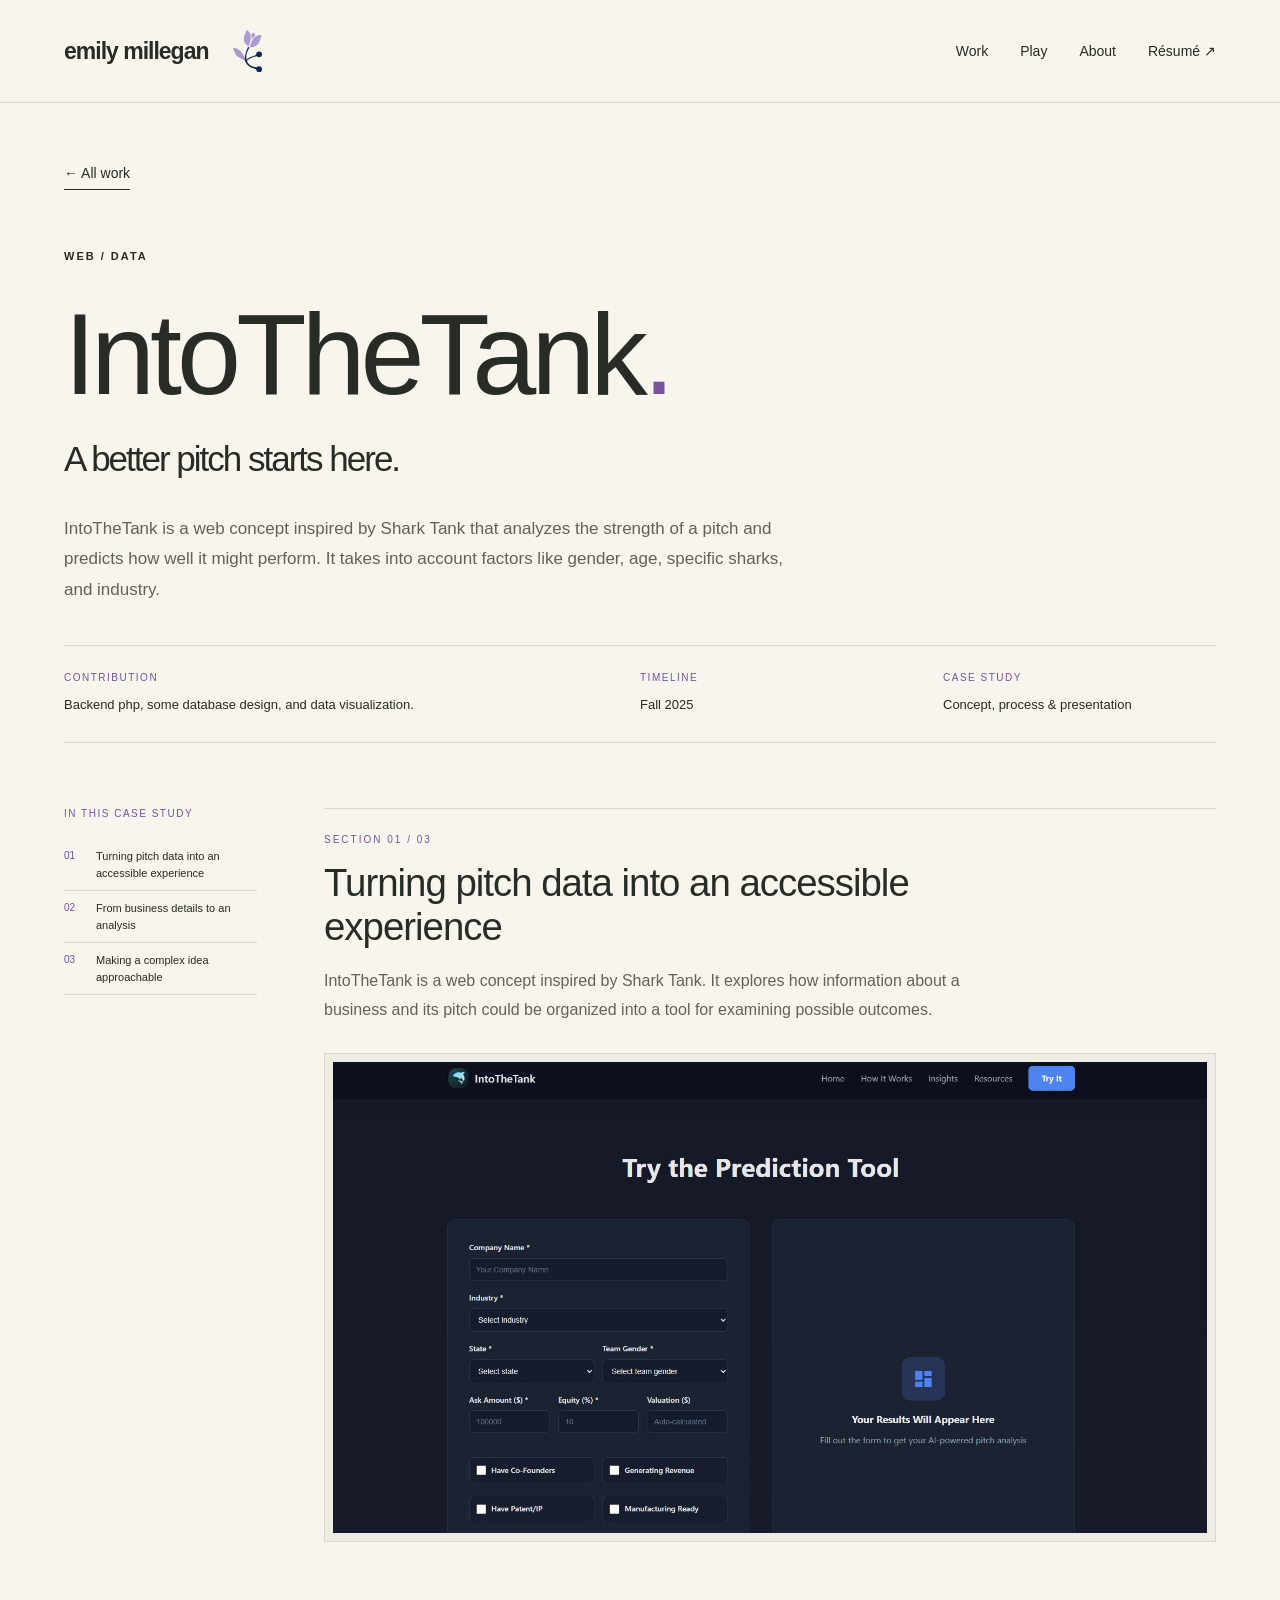
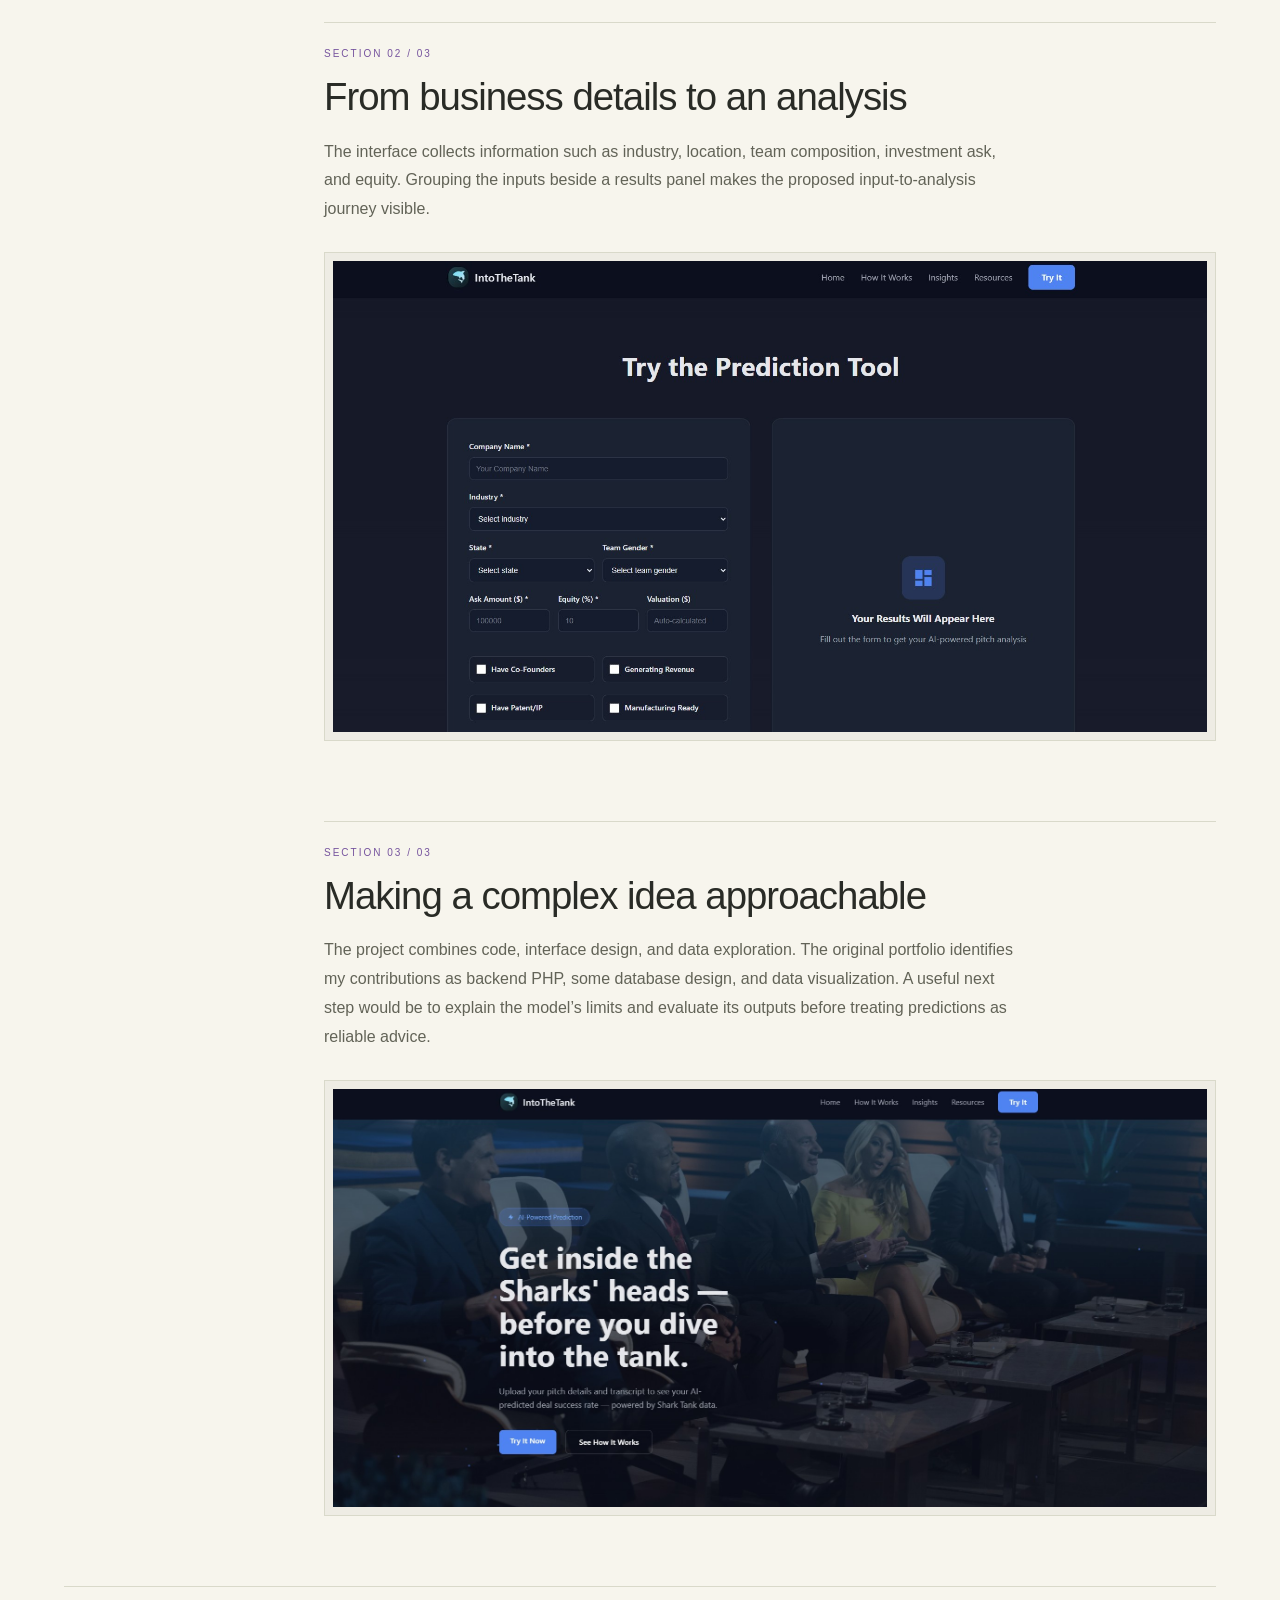
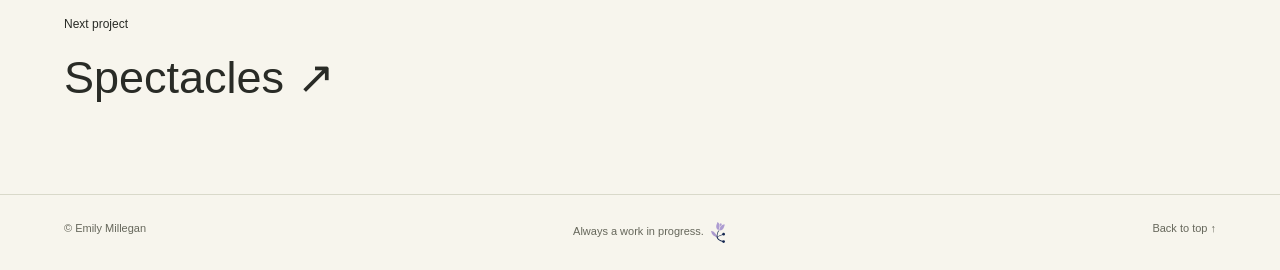
<file: Emily-Millegan-Portfolio/projects/intothetank.html>
<!doctype html><html lang="en"><head><meta charset="utf-8"><meta name="viewport" content="width=device-width,initial-scale=1"><meta name="description" content="Emily Millegan — designer, developer and creative technologist."><title>IntoTheTank | Emily Millegan</title><link rel="icon" href="../images/favicon.jpg"><link rel="stylesheet" href="../style.css"><script defer src="../app.js"></script></head><body><header><a class="wordmark" href="../index.html">emily millegan<span><img class="flower-mark" src="../images/logo.svg" alt="" aria-hidden="true"></span></a><nav aria-label="Main navigation"><a href="../index.html#work">Work</a><a href="../index.html#play">Play</a><a href="../index.html#about">About</a><a href="../files/Millegan_Emily_Resume.pdf" target="_blank">Résumé ↗</a></nav></header><main id="top" class="case"><a class="text-link" href="../index.html#work">← All work</a><p class="eyebrow">Web / Data</p><h1>IntoTheTank<span class="accent">.</span></h1><h2>A better pitch starts here.</h2><div class="case-intro"><p>IntoTheTank is a web concept inspired by Shark Tank that analyzes the strength of a pitch and predicts how well it might perform. It takes into account factors like gender, age, specific sharks, and industry.</p></div><dl class="case-meta"><div><dt>Contribution</dt><dd>Backend php, some database design, and data visualization.</dd></div><div><dt>Timeline</dt><dd>Fall 2025</dd></div><div><dt>Case study</dt><dd>Concept, process & presentation</dd></div></dl><div class="case-layout"><nav class="case-contents" aria-label="Case study contents"><p>In this case study</p><a href="#chapter-01"><span>01</span>Turning pitch data into an accessible experience</a><a href="#chapter-02"><span>02</span>From business details to an analysis</a><a href="#chapter-03"><span>03</span>Making a complex idea approachable</a></nav><div class="case-gallery"><section class="case-chapter" id="chapter-01" aria-labelledby="heading-01"><div class="chapter-copy"><p class="chapter-number">SECTION 01 / 03</p><h2 id="heading-01">Turning pitch data into an accessible experience</h2><p>IntoTheTank is a web concept inspired by Shark Tank. It explores how information about a business and its pitch could be organized into a tool for examining possible outcomes.</p></div><figure><img src="../images/intothetank/intothetank-cover.jpg" alt="Turning pitch data into an accessible experience — intothetank project visual 1" loading="lazy"></figure></section><section class="case-chapter" id="chapter-02" aria-labelledby="heading-02"><div class="chapter-copy"><p class="chapter-number">SECTION 02 / 03</p><h2 id="heading-02">From business details to an analysis</h2><p>The interface collects information such as industry, location, team composition, investment ask, and equity. Grouping the inputs beside a results panel makes the proposed input-to-analysis journey visible.</p></div><figure><img src="../images/intothetank/intothetank-hero.jpg" alt="From business details to an analysis — intothetank project visual 2" loading="lazy"></figure></section><section class="case-chapter" id="chapter-03" aria-labelledby="heading-03"><div class="chapter-copy"><p class="chapter-number">SECTION 03 / 03</p><h2 id="heading-03">Making a complex idea approachable</h2><p>The project combines code, interface design, and data exploration. The original portfolio identifies my contributions as backend PHP, some database design, and data visualization. A useful next step would be to explain the model’s limits and evaluate its outputs before treating predictions as reliable advice.</p></div><figure><img src="../images/intothetank/intothetank-small.jpg" alt="Making a complex idea approachable — intothetank project visual 3" loading="lazy"></figure></section></div></div><a class="next-project" href="spectacles-pitch.html">Next project <strong>Spectacles ↗</strong></a></main><footer><span>© Emily Millegan</span><span>Always a work in progress. <img class="flower-mark" src="../images/logo.svg" alt="" aria-hidden="true"></span><a href="#top">Back to top ↑</a></footer></body></html>
</file>
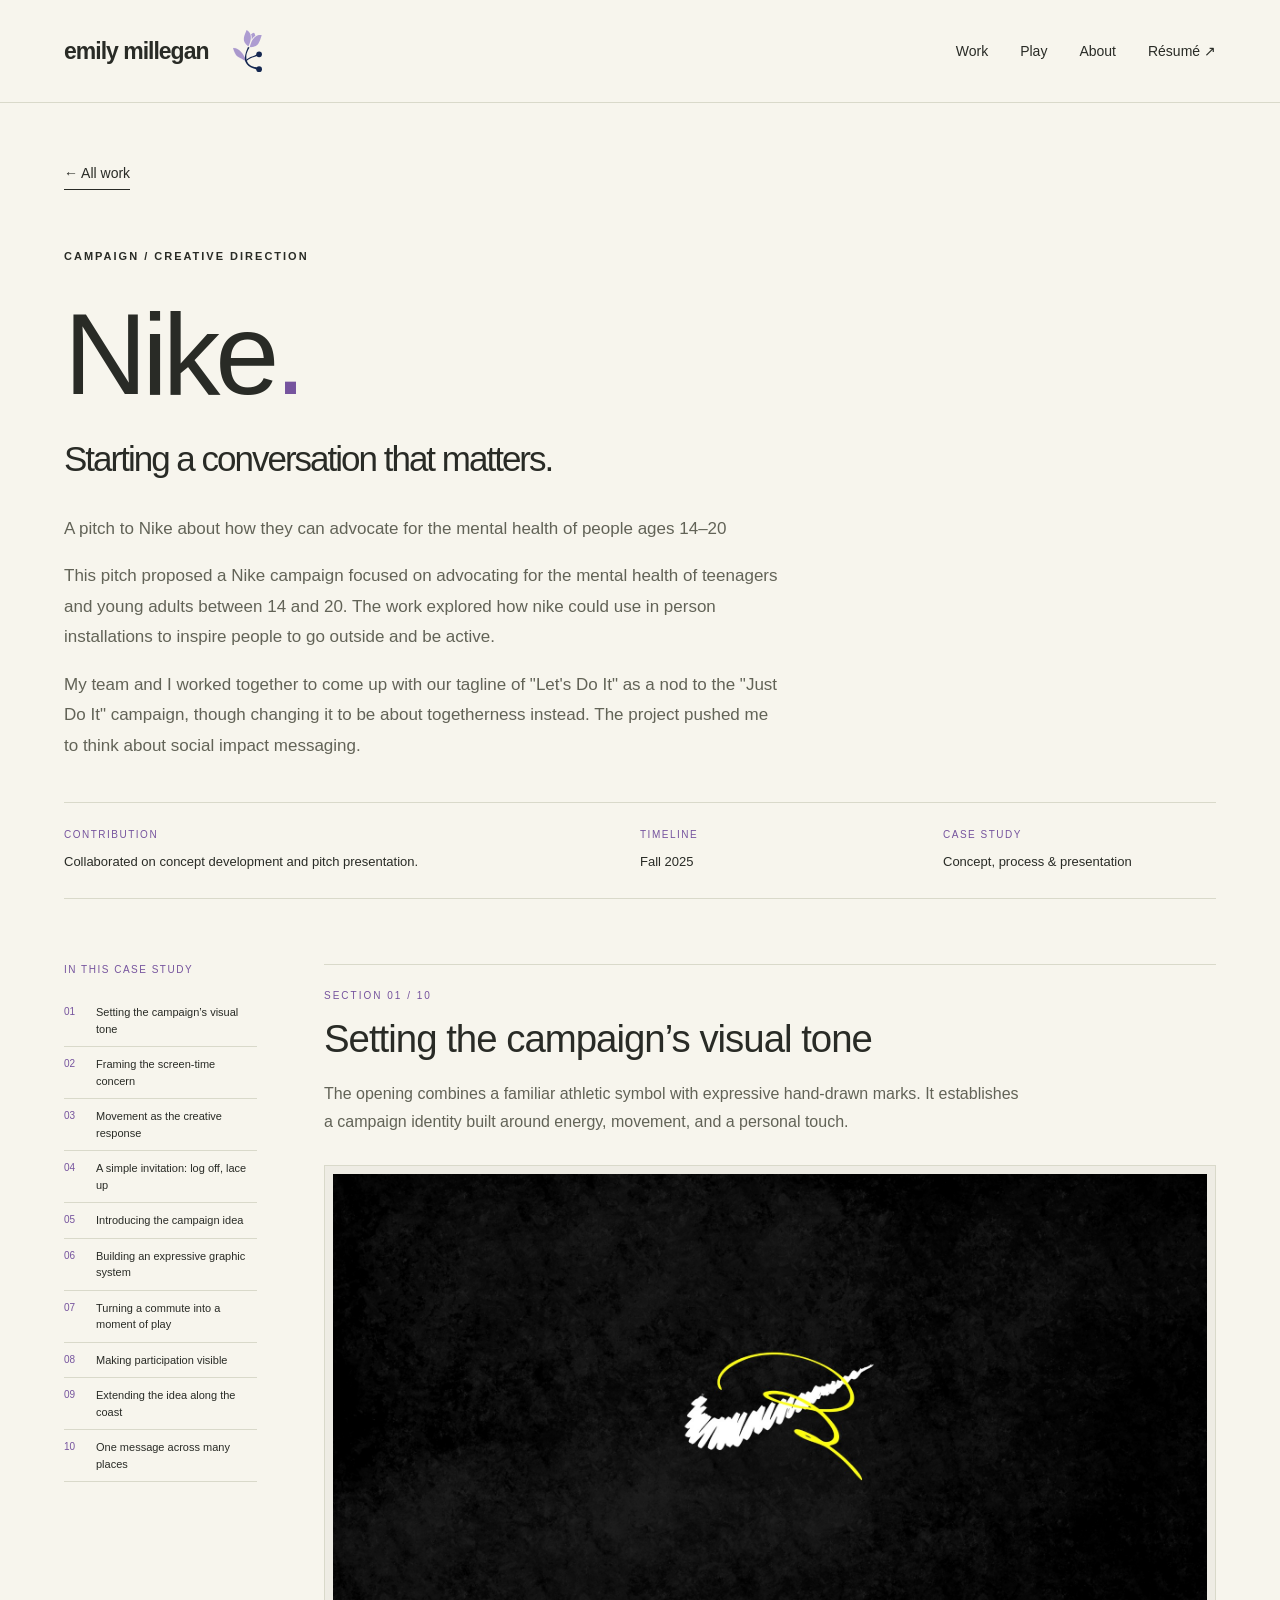
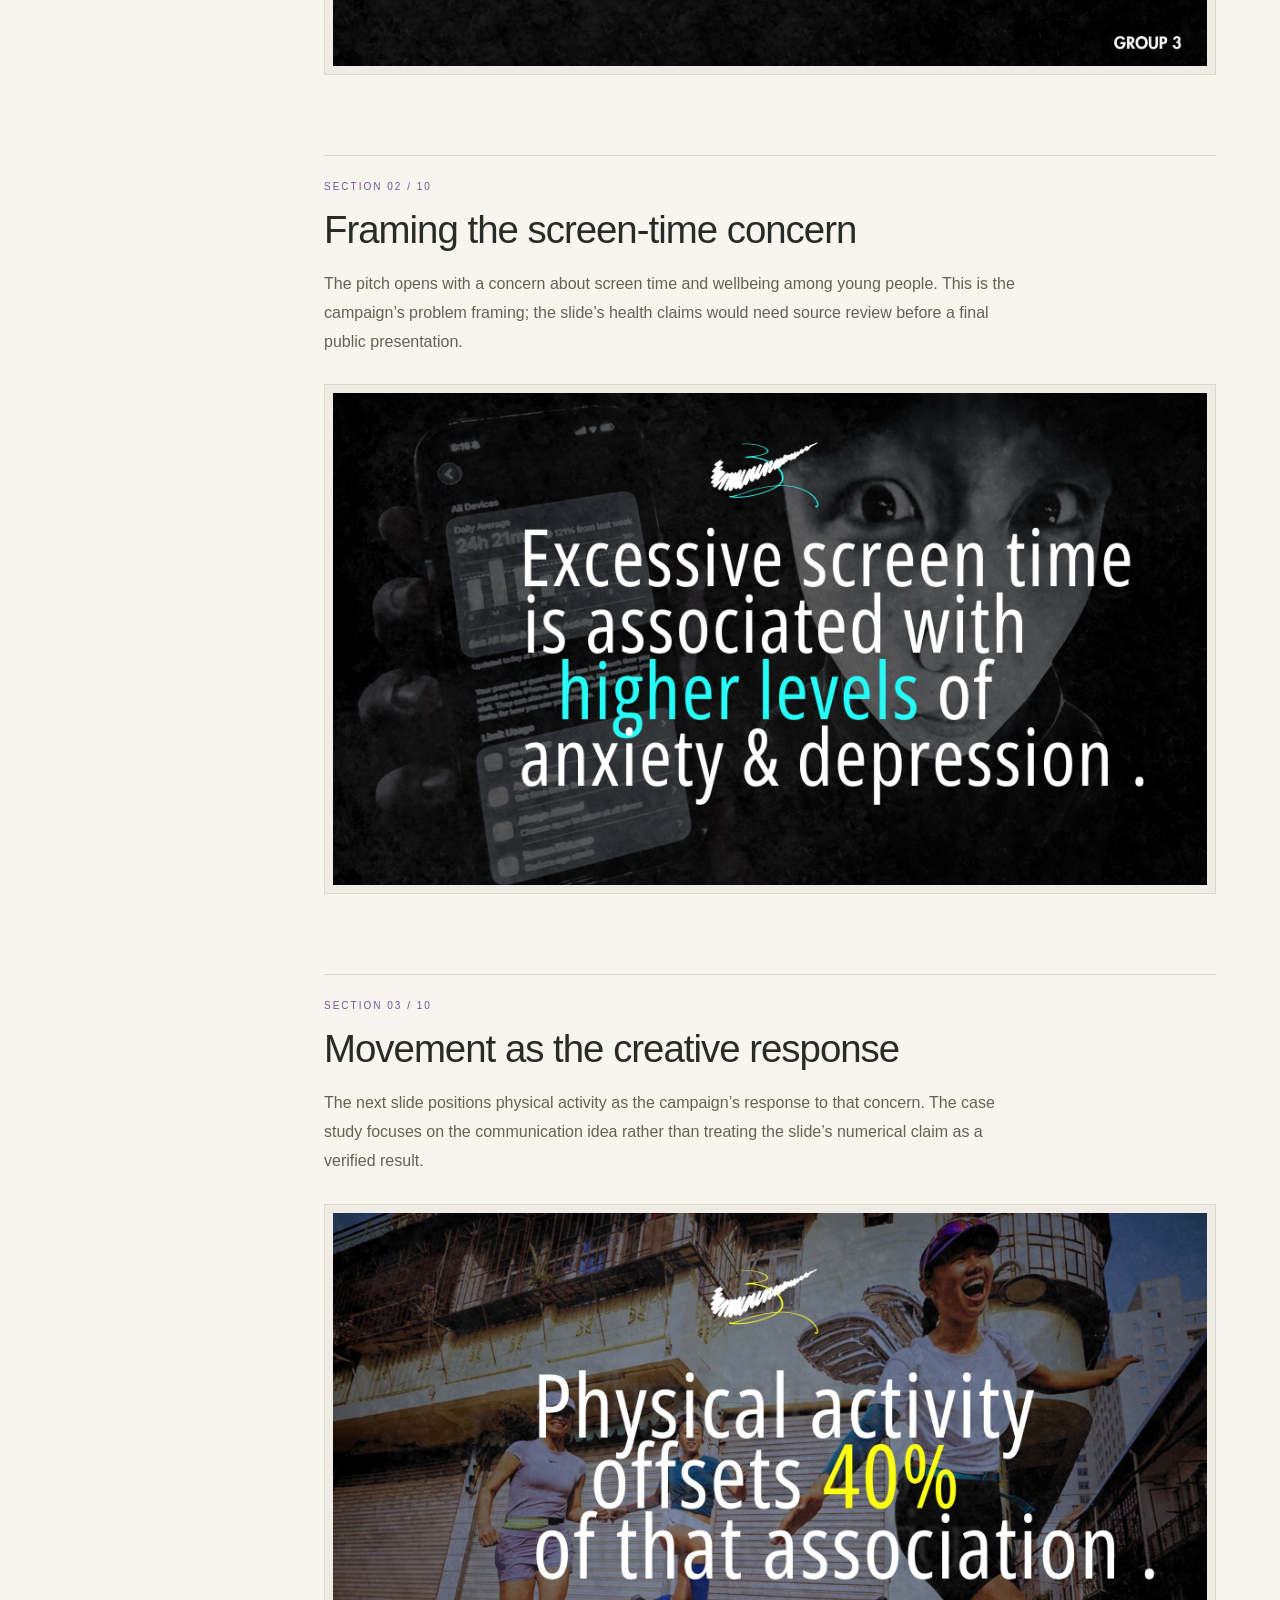
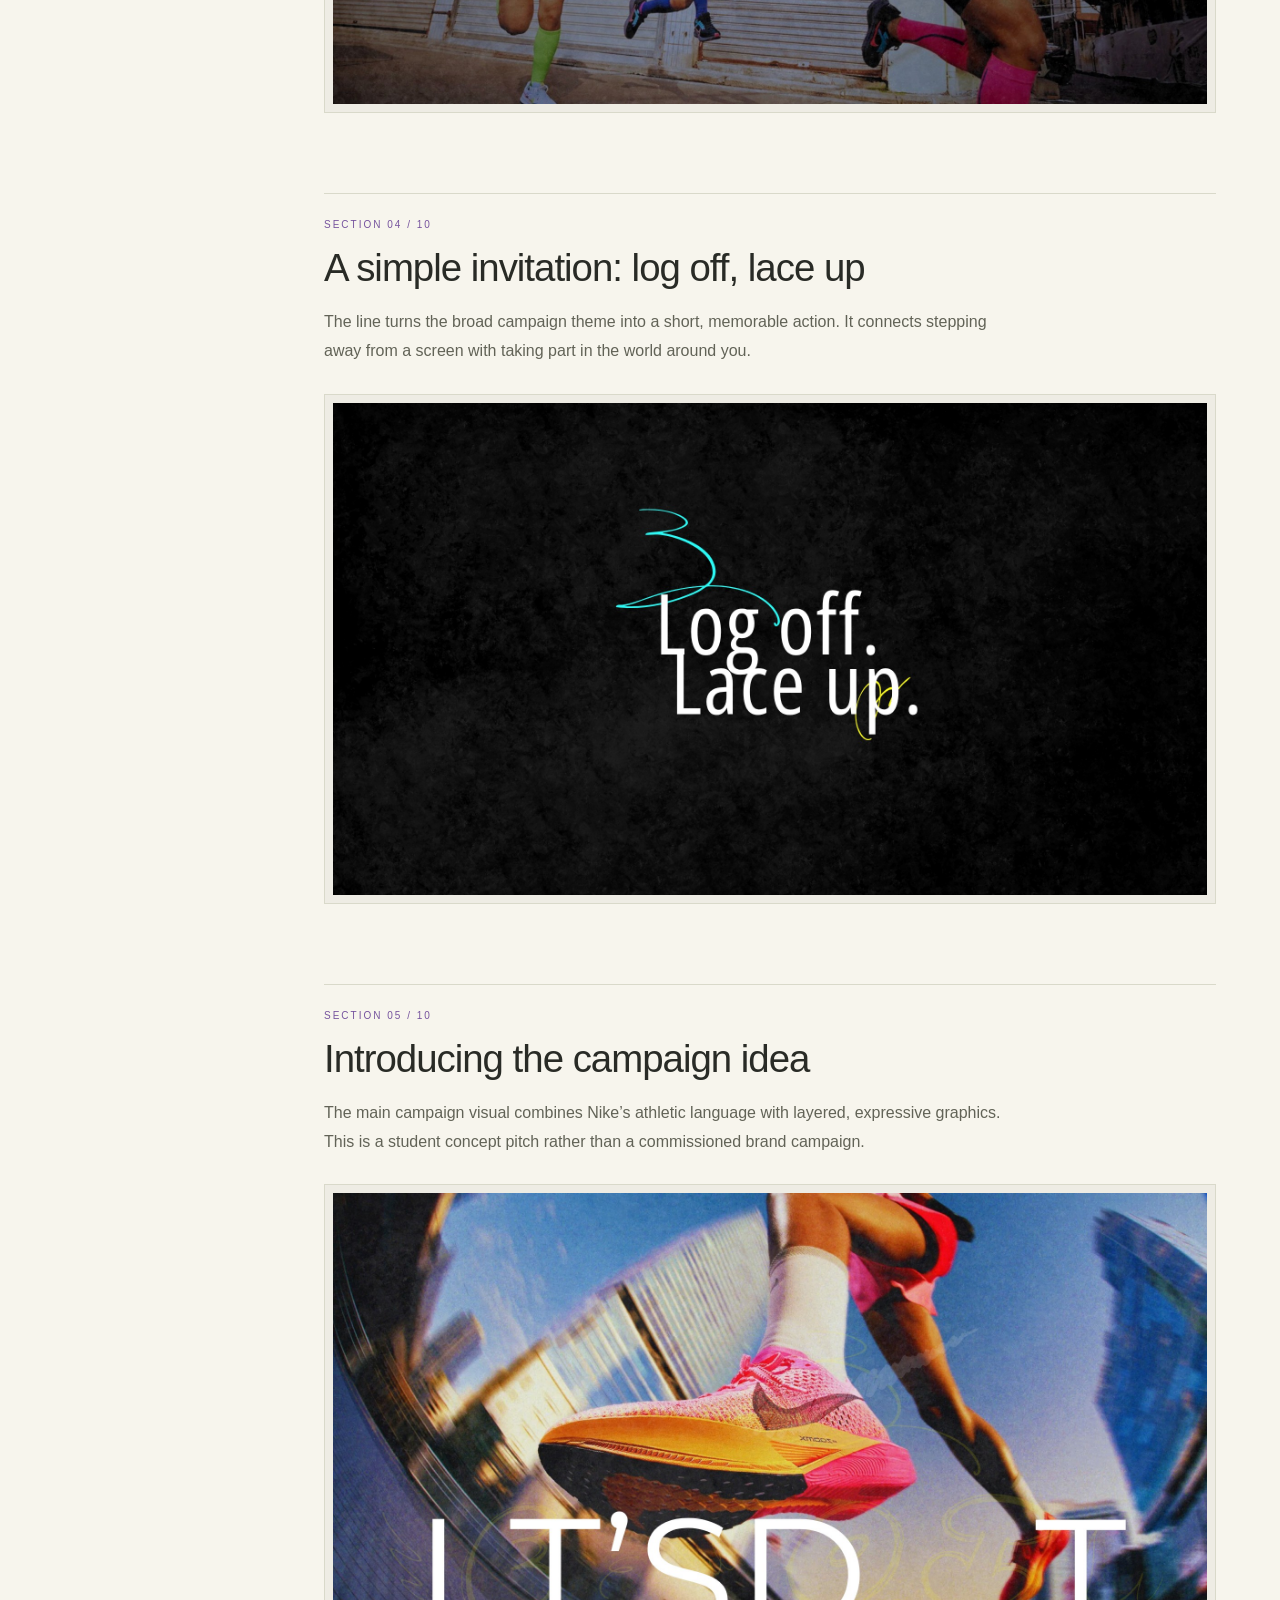
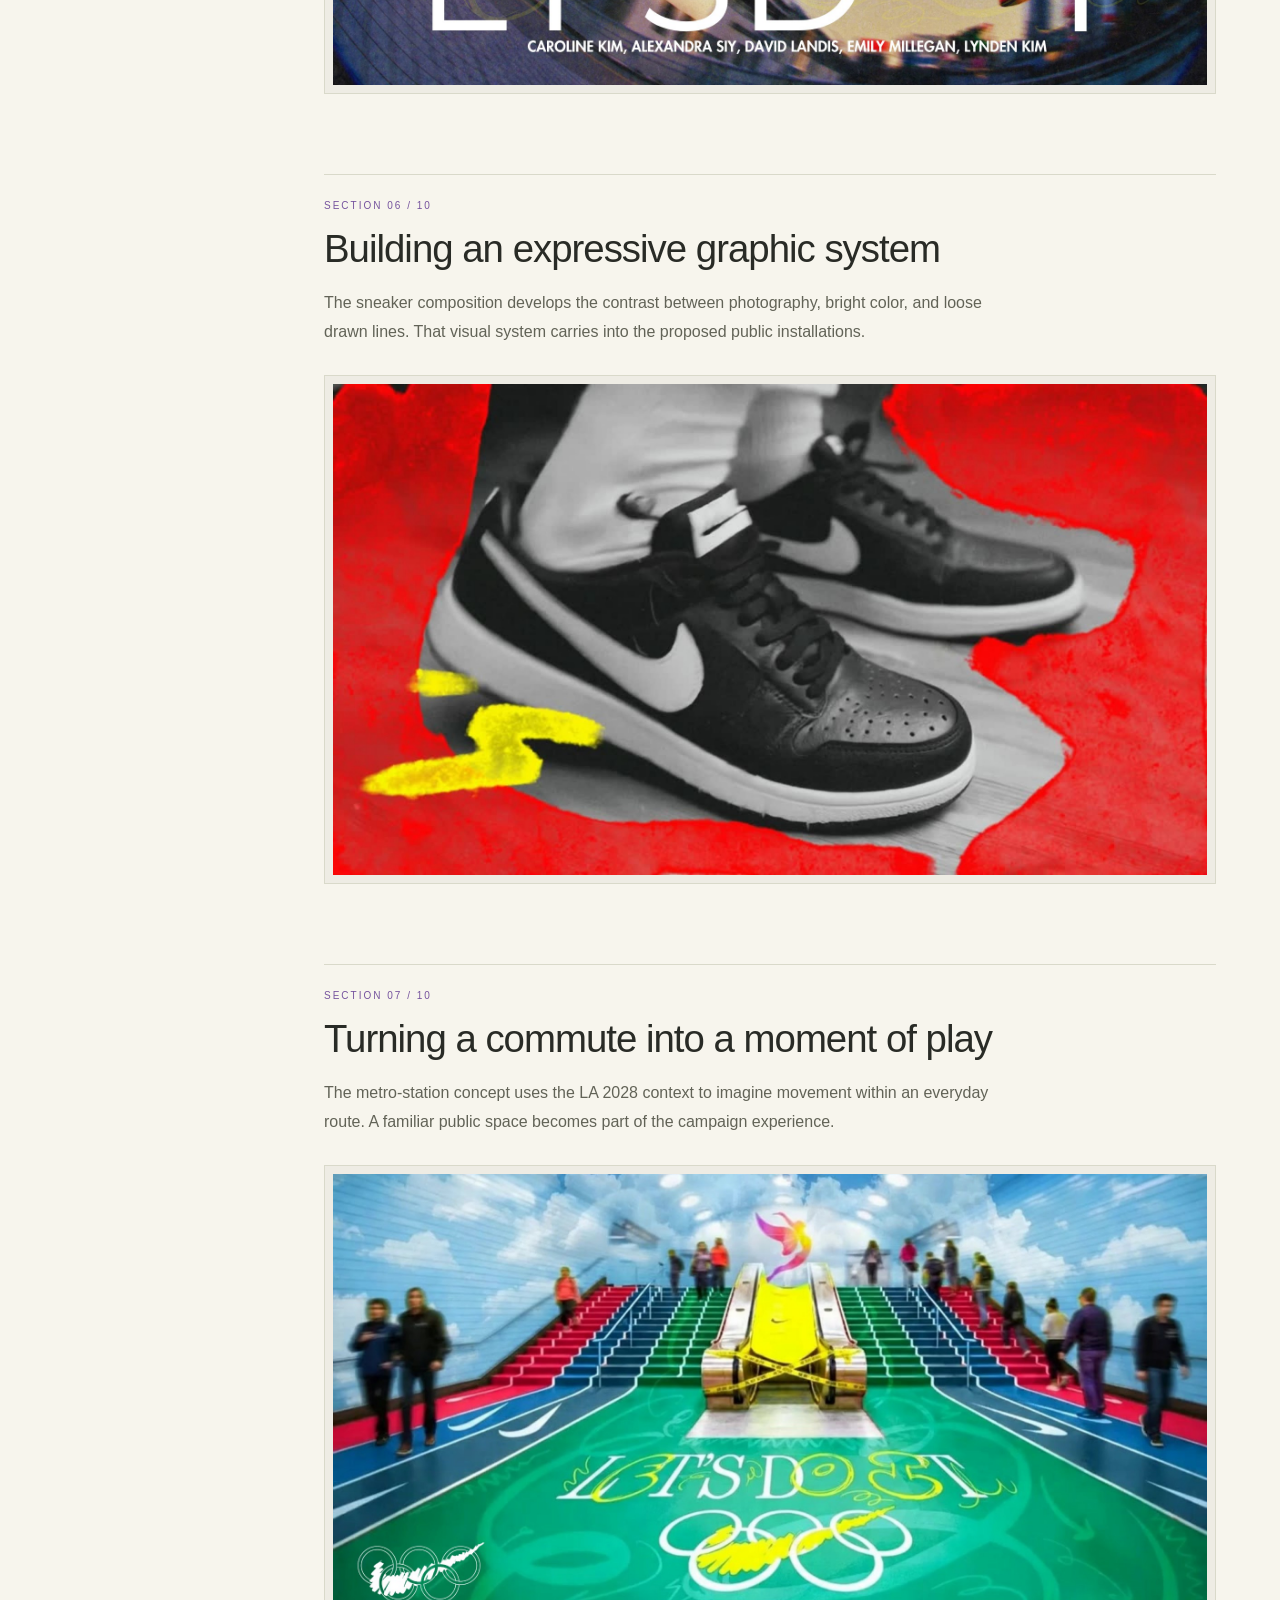
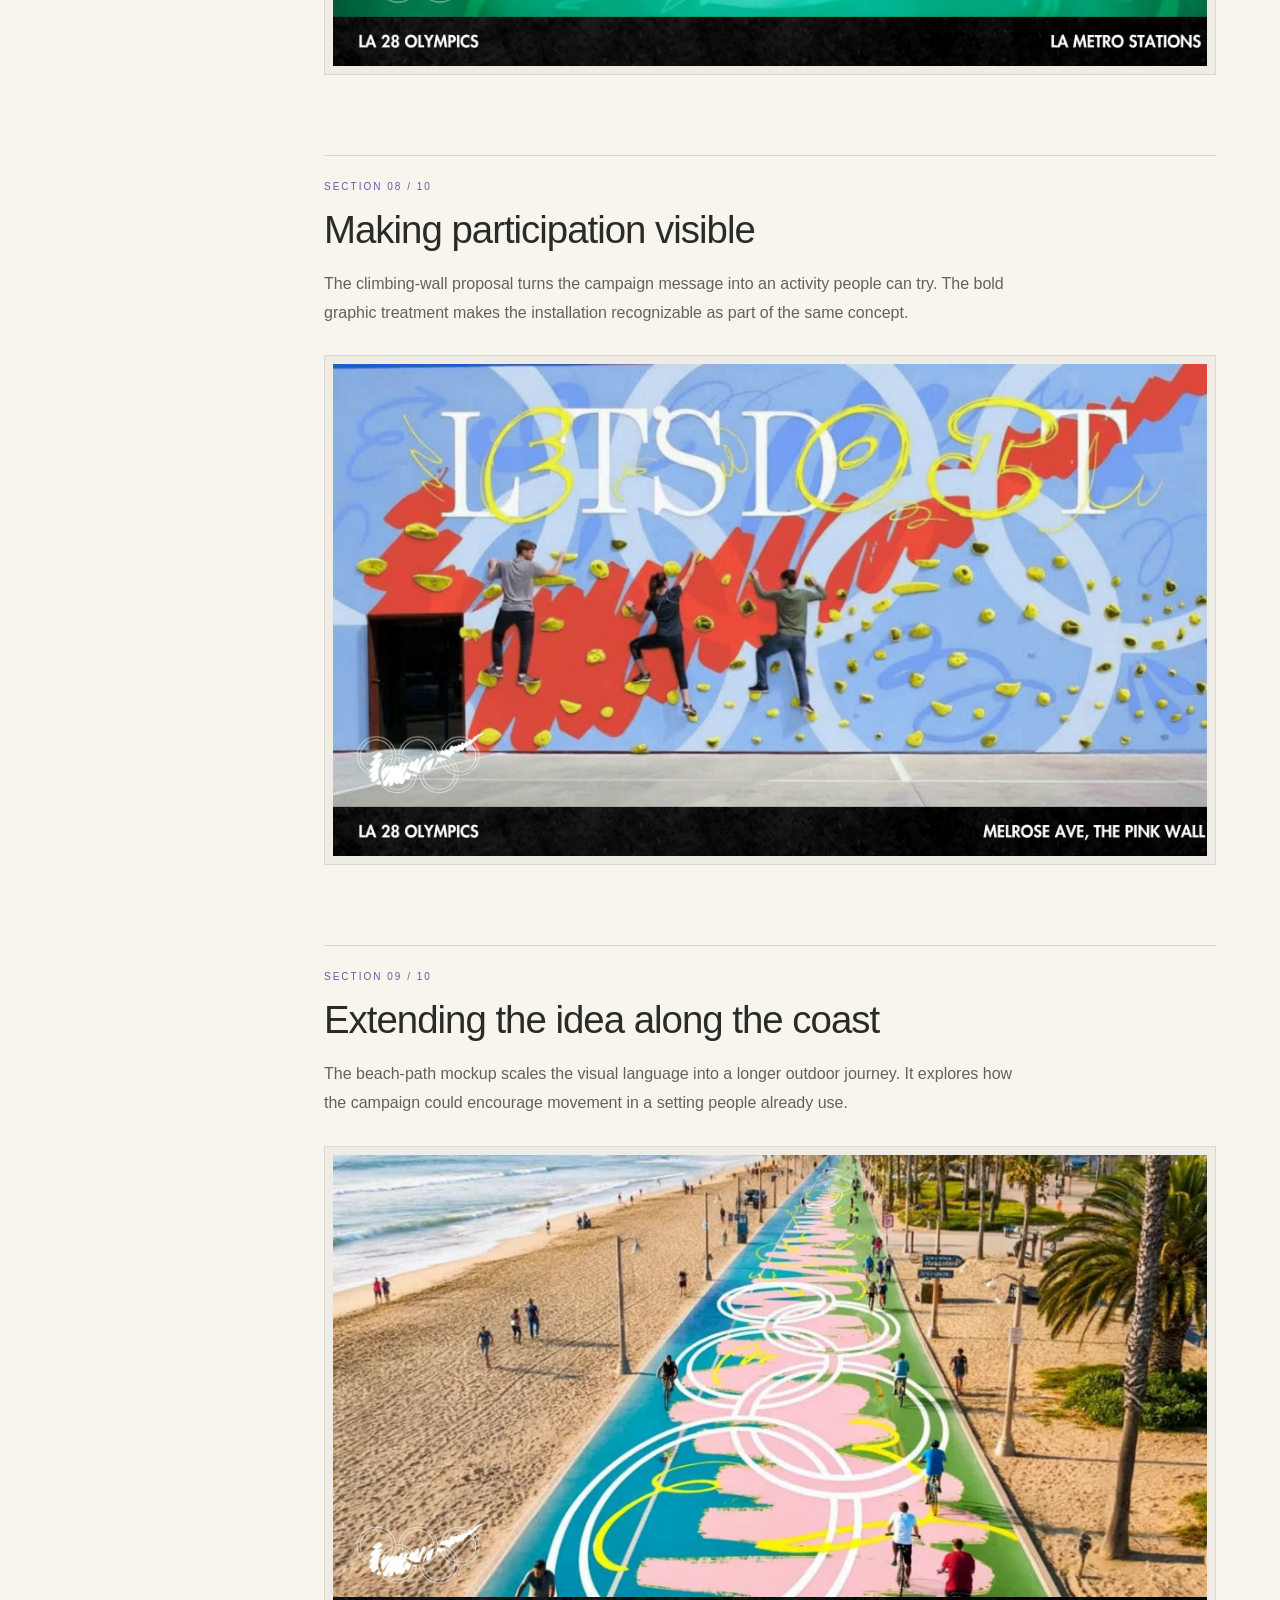
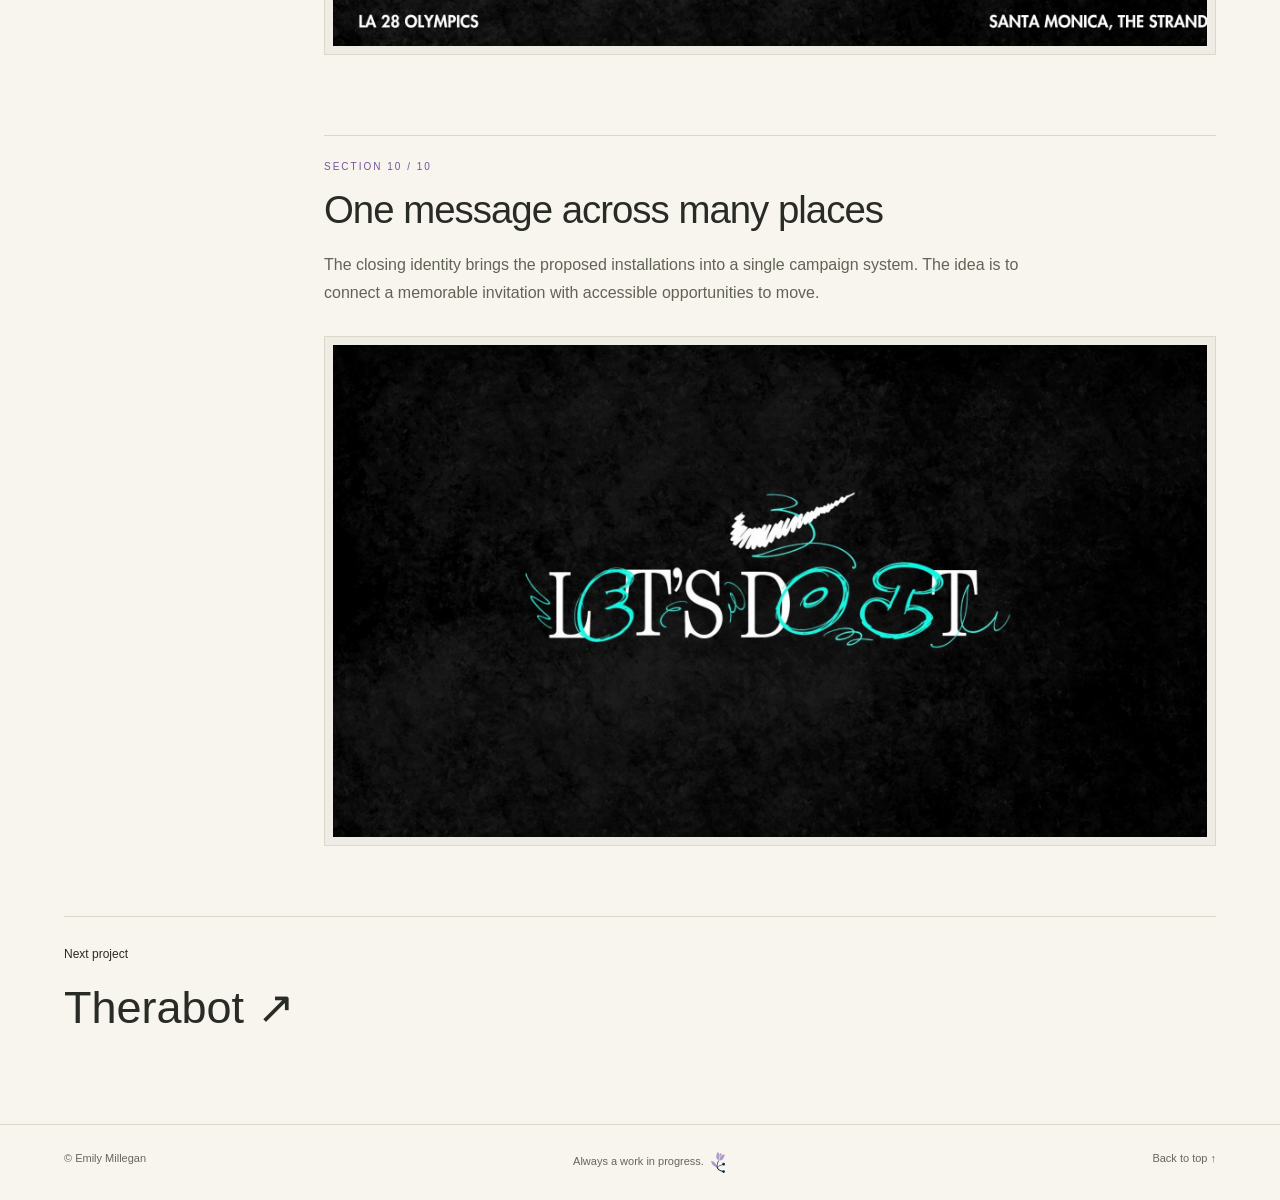
<file: Emily-Millegan-Portfolio/projects/nike-pitch.html>
<!doctype html><html lang="en"><head><meta charset="utf-8"><meta name="viewport" content="width=device-width,initial-scale=1"><meta name="description" content="Emily Millegan — designer, developer and creative technologist."><title>Nike | Emily Millegan</title><link rel="icon" href="../images/favicon.jpg"><link rel="stylesheet" href="../style.css"><script defer src="../app.js"></script></head><body><header><a class="wordmark" href="../index.html">emily millegan<span><img class="flower-mark" src="../images/logo.svg" alt="" aria-hidden="true"></span></a><nav aria-label="Main navigation"><a href="../index.html#work">Work</a><a href="../index.html#play">Play</a><a href="../index.html#about">About</a><a href="../files/Millegan_Emily_Resume.pdf" target="_blank">Résumé ↗</a></nav></header><main id="top" class="case"><a class="text-link" href="../index.html#work">← All work</a><p class="eyebrow">Campaign / Creative direction</p><h1>Nike<span class="accent">.</span></h1><h2>Starting a conversation that matters.</h2><div class="case-intro"><p>A pitch to Nike about how they can advocate for the mental health of people ages 14–20</p><p>This pitch proposed a Nike campaign focused on advocating for the mental health of teenagers and young adults between 14 and 20. The work explored how nike could use in person installations to inspire people to go outside and be active.</p><p>My team and I worked together to come up with our tagline of "Let's Do It" as a nod to the "Just Do It" campaign, though changing it to be about togetherness instead. The project pushed me to think about social impact messaging.</p></div><dl class="case-meta"><div><dt>Contribution</dt><dd>Collaborated on concept development and pitch presentation.</dd></div><div><dt>Timeline</dt><dd>Fall 2025</dd></div><div><dt>Case study</dt><dd>Concept, process & presentation</dd></div></dl><div class="case-layout"><nav class="case-contents" aria-label="Case study contents"><p>In this case study</p><a href="#chapter-01"><span>01</span>Setting the campaign’s visual tone</a><a href="#chapter-02"><span>02</span>Framing the screen-time concern</a><a href="#chapter-03"><span>03</span>Movement as the creative response</a><a href="#chapter-04"><span>04</span>A simple invitation: log off, lace up</a><a href="#chapter-05"><span>05</span>Introducing the campaign idea</a><a href="#chapter-06"><span>06</span>Building an expressive graphic system</a><a href="#chapter-07"><span>07</span>Turning a commute into a moment of play</a><a href="#chapter-08"><span>08</span>Making participation visible</a><a href="#chapter-09"><span>09</span>Extending the idea along the coast</a><a href="#chapter-10"><span>10</span>One message across many places</a></nav><div class="case-gallery"><section class="case-chapter" id="chapter-01" aria-labelledby="heading-01"><div class="chapter-copy"><p class="chapter-number">SECTION 01 / 10</p><h2 id="heading-01">Setting the campaign’s visual tone</h2><p>The opening combines a familiar athletic symbol with expressive hand-drawn marks. It establishes a campaign identity built around energy, movement, and a personal touch.</p></div><figure><img src="../images/nike/1.jpg" alt="Setting the campaign’s visual tone — nike pitch project visual 1" loading="lazy"></figure></section><section class="case-chapter" id="chapter-02" aria-labelledby="heading-02"><div class="chapter-copy"><p class="chapter-number">SECTION 02 / 10</p><h2 id="heading-02">Framing the screen-time concern</h2><p>The pitch opens with a concern about screen time and wellbeing among young people. This is the campaign’s problem framing; the slide’s health claims would need source review before a final public presentation.</p></div><figure><img src="../images/nike/2.jpg" alt="Framing the screen-time concern — nike pitch project visual 2" loading="lazy"></figure></section><section class="case-chapter" id="chapter-03" aria-labelledby="heading-03"><div class="chapter-copy"><p class="chapter-number">SECTION 03 / 10</p><h2 id="heading-03">Movement as the creative response</h2><p>The next slide positions physical activity as the campaign’s response to that concern. The case study focuses on the communication idea rather than treating the slide’s numerical claim as a verified result.</p></div><figure><img src="../images/nike/3.jpg" alt="Movement as the creative response — nike pitch project visual 3" loading="lazy"></figure></section><section class="case-chapter" id="chapter-04" aria-labelledby="heading-04"><div class="chapter-copy"><p class="chapter-number">SECTION 04 / 10</p><h2 id="heading-04">A simple invitation: log off, lace up</h2><p>The line turns the broad campaign theme into a short, memorable action. It connects stepping away from a screen with taking part in the world around you.</p></div><figure><img src="../images/nike/4.jpg" alt="A simple invitation: log off, lace up — nike pitch project visual 4" loading="lazy"></figure></section><section class="case-chapter" id="chapter-05" aria-labelledby="heading-05"><div class="chapter-copy"><p class="chapter-number">SECTION 05 / 10</p><h2 id="heading-05">Introducing the campaign idea</h2><p>The main campaign visual combines Nike’s athletic language with layered, expressive graphics. This is a student concept pitch rather than a commissioned brand campaign.</p></div><figure><img src="../images/nike/5.jpg" alt="Introducing the campaign idea — nike pitch project visual 5" loading="lazy"></figure></section><section class="case-chapter" id="chapter-06" aria-labelledby="heading-06"><div class="chapter-copy"><p class="chapter-number">SECTION 06 / 10</p><h2 id="heading-06">Building an expressive graphic system</h2><p>The sneaker composition develops the contrast between photography, bright color, and loose drawn lines. That visual system carries into the proposed public installations.</p></div><figure><img src="../images/nike/6.jpg" alt="Building an expressive graphic system — nike pitch project visual 6" loading="lazy"></figure></section><section class="case-chapter" id="chapter-07" aria-labelledby="heading-07"><div class="chapter-copy"><p class="chapter-number">SECTION 07 / 10</p><h2 id="heading-07">Turning a commute into a moment of play</h2><p>The metro-station concept uses the LA 2028 context to imagine movement within an everyday route. A familiar public space becomes part of the campaign experience.</p></div><figure><img src="../images/nike/7.jpg" alt="Turning a commute into a moment of play — nike pitch project visual 7" loading="lazy"></figure></section><section class="case-chapter" id="chapter-08" aria-labelledby="heading-08"><div class="chapter-copy"><p class="chapter-number">SECTION 08 / 10</p><h2 id="heading-08">Making participation visible</h2><p>The climbing-wall proposal turns the campaign message into an activity people can try. The bold graphic treatment makes the installation recognizable as part of the same concept.</p></div><figure><img src="../images/nike/8.jpg" alt="Making participation visible — nike pitch project visual 8" loading="lazy"></figure></section><section class="case-chapter" id="chapter-09" aria-labelledby="heading-09"><div class="chapter-copy"><p class="chapter-number">SECTION 09 / 10</p><h2 id="heading-09">Extending the idea along the coast</h2><p>The beach-path mockup scales the visual language into a longer outdoor journey. It explores how the campaign could encourage movement in a setting people already use.</p></div><figure><img src="../images/nike/9.jpg" alt="Extending the idea along the coast — nike pitch project visual 9" loading="lazy"></figure></section><section class="case-chapter" id="chapter-10" aria-labelledby="heading-10"><div class="chapter-copy"><p class="chapter-number">SECTION 10 / 10</p><h2 id="heading-10">One message across many places</h2><p>The closing identity brings the proposed installations into a single campaign system. The idea is to connect a memorable invitation with accessible opportunities to move.</p></div><figure><img src="../images/nike/10.jpg" alt="One message across many places — nike pitch project visual 10" loading="lazy"></figure></section></div></div><a class="next-project" href="therabot.html">Next project <strong>Therabot ↗</strong></a></main><footer><span>© Emily Millegan</span><span>Always a work in progress. <img class="flower-mark" src="../images/logo.svg" alt="" aria-hidden="true"></span><a href="#top">Back to top ↑</a></footer></body></html>
</file>
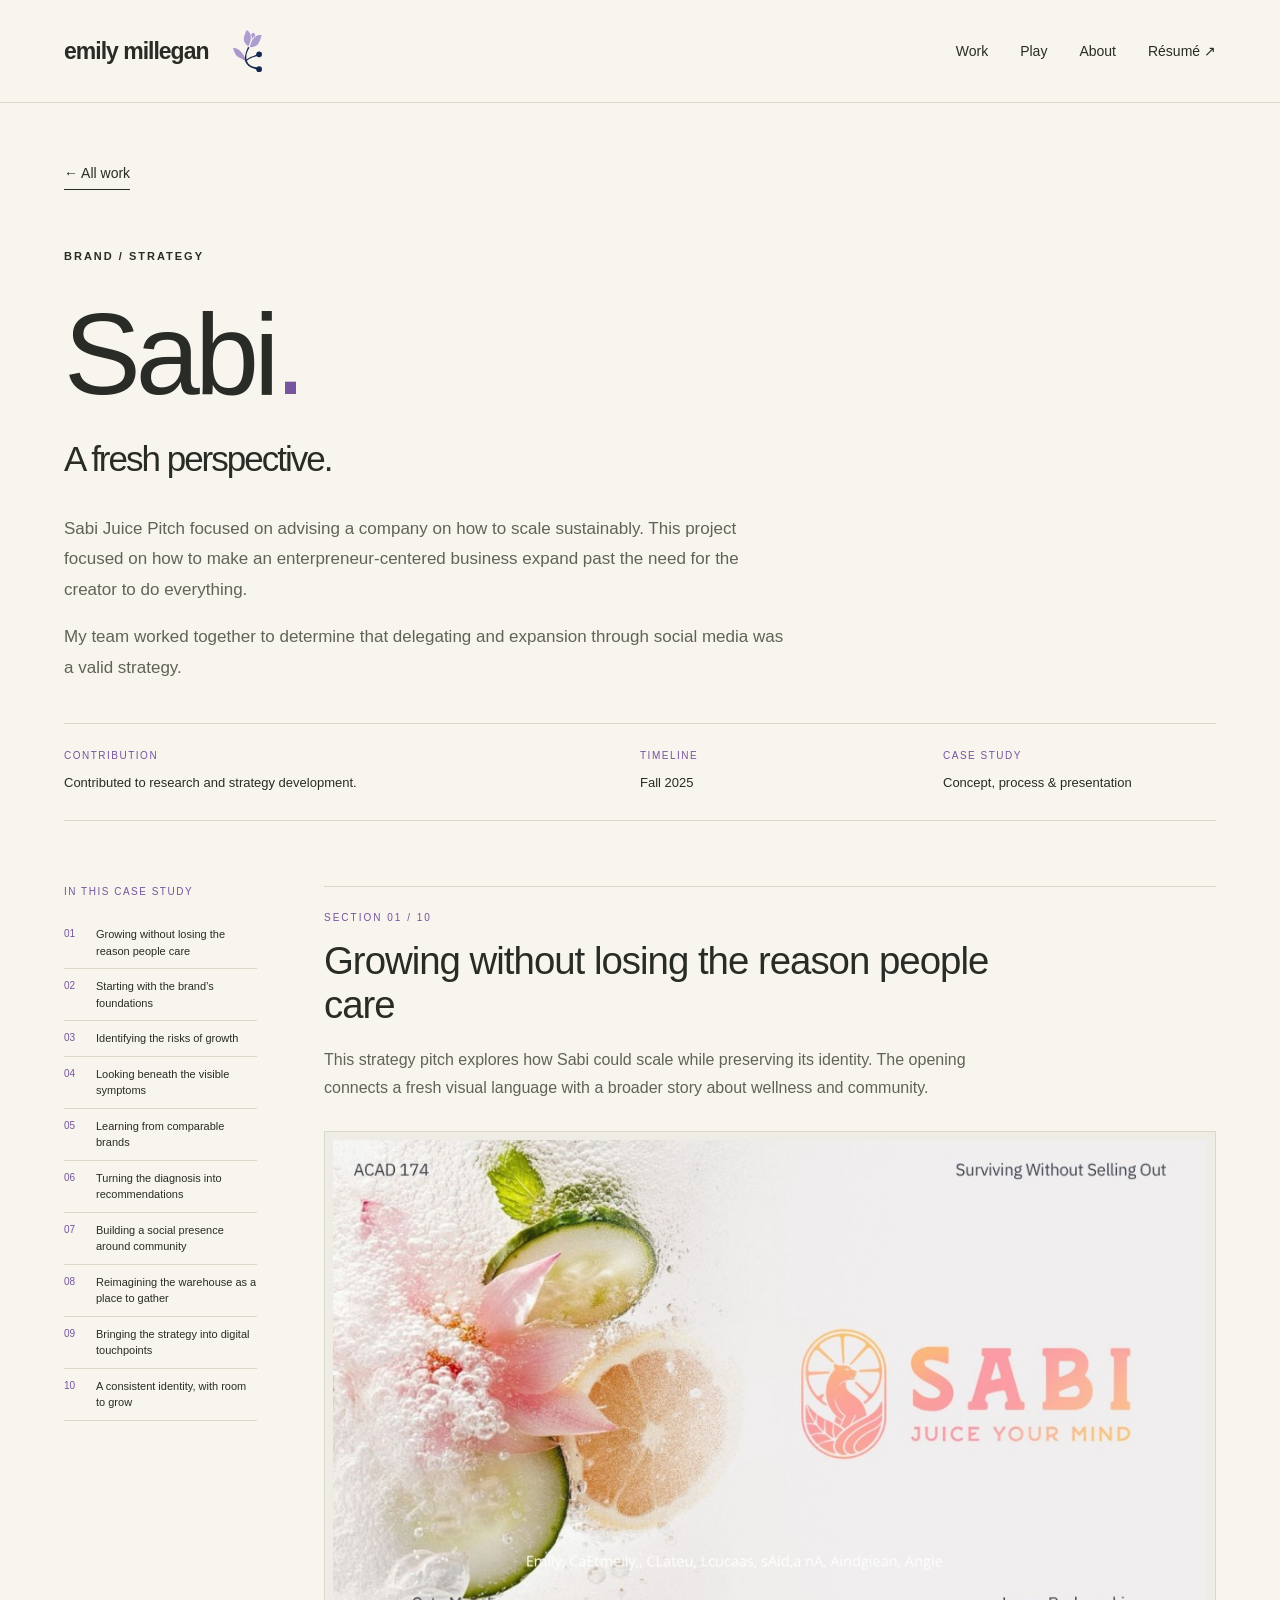
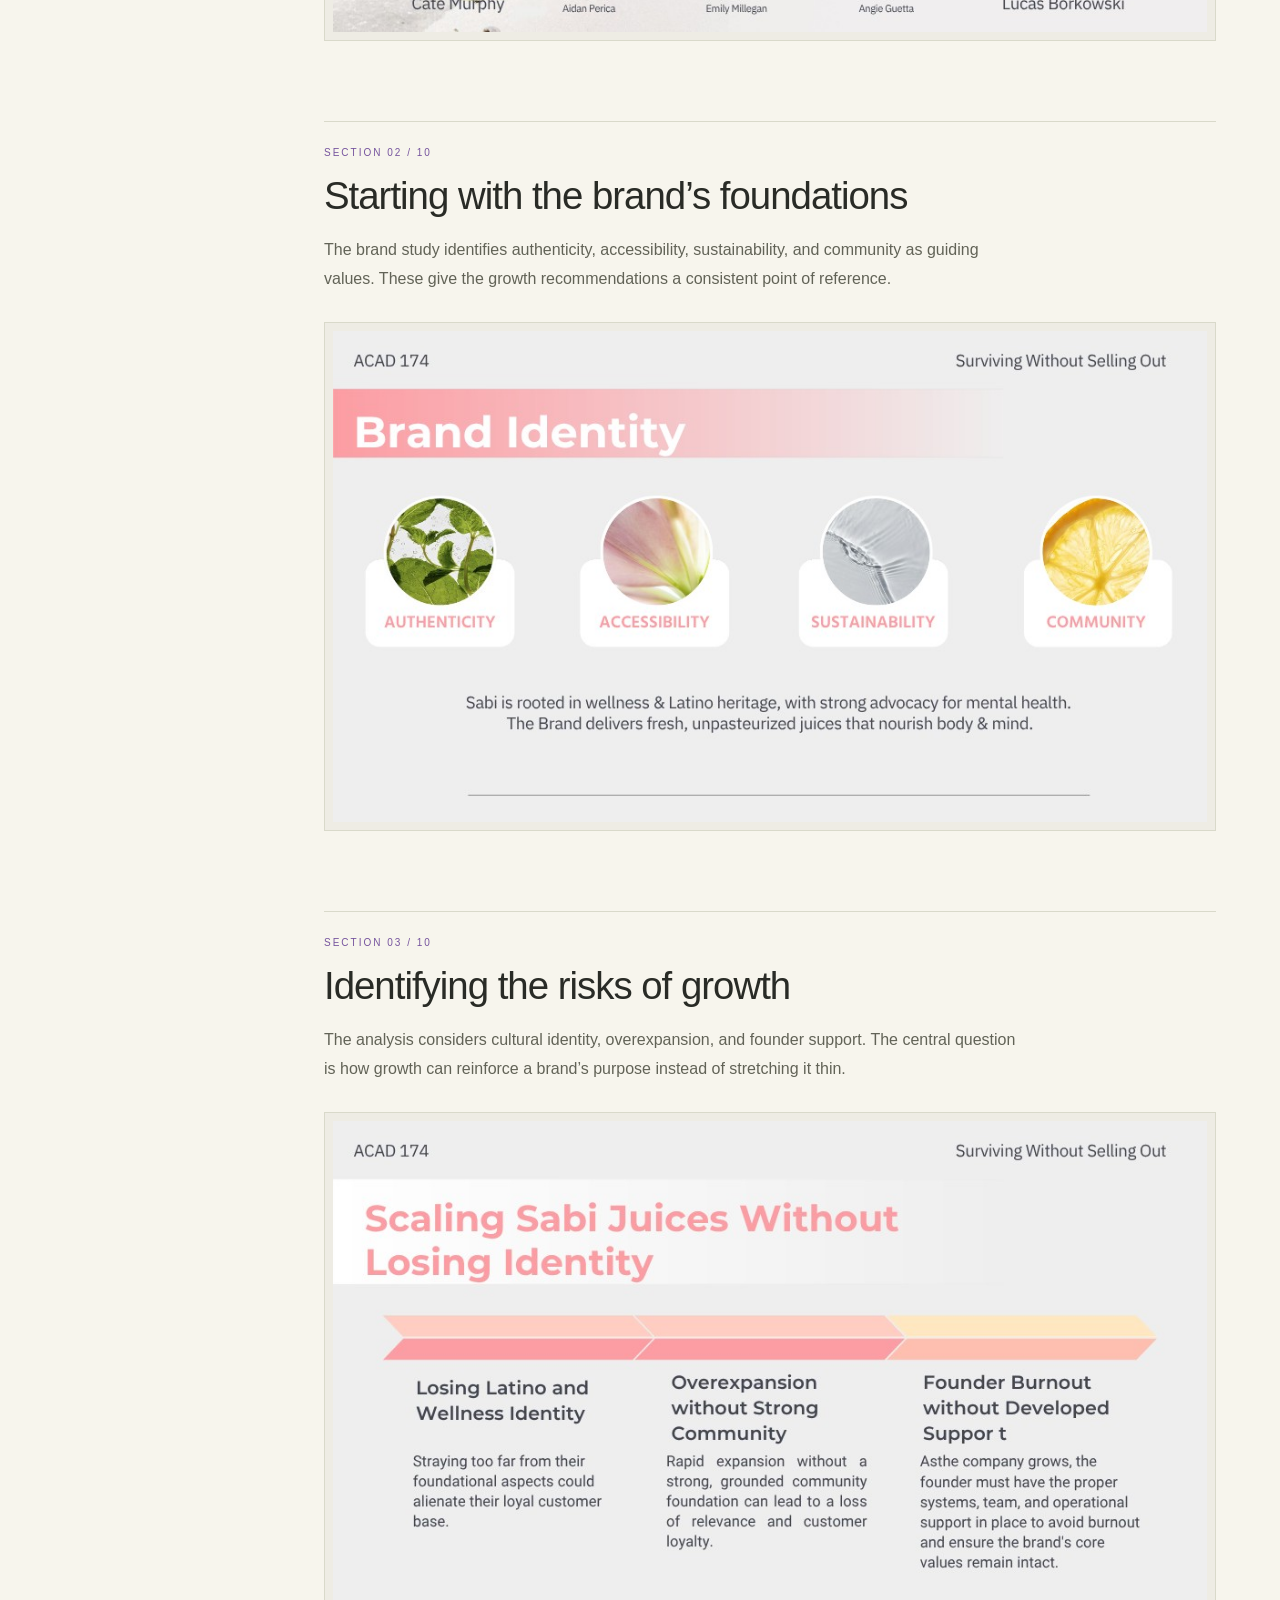
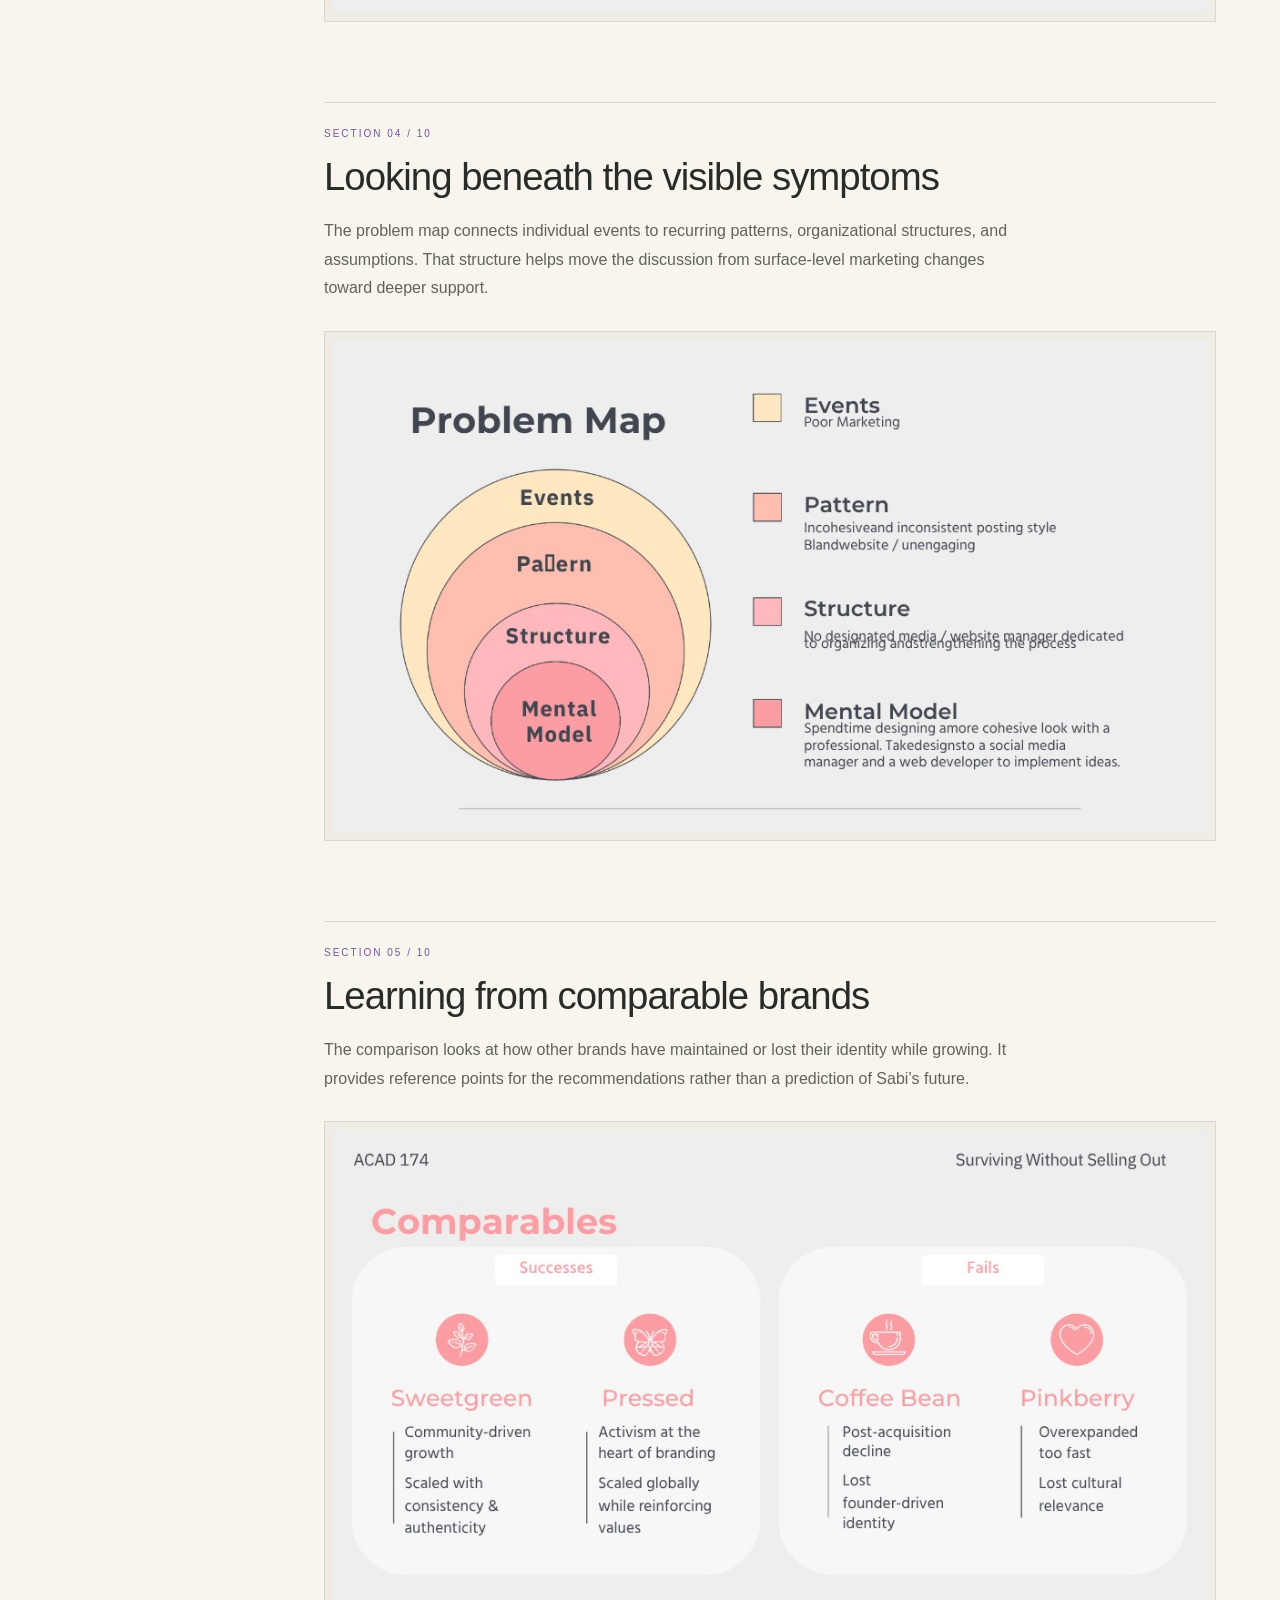
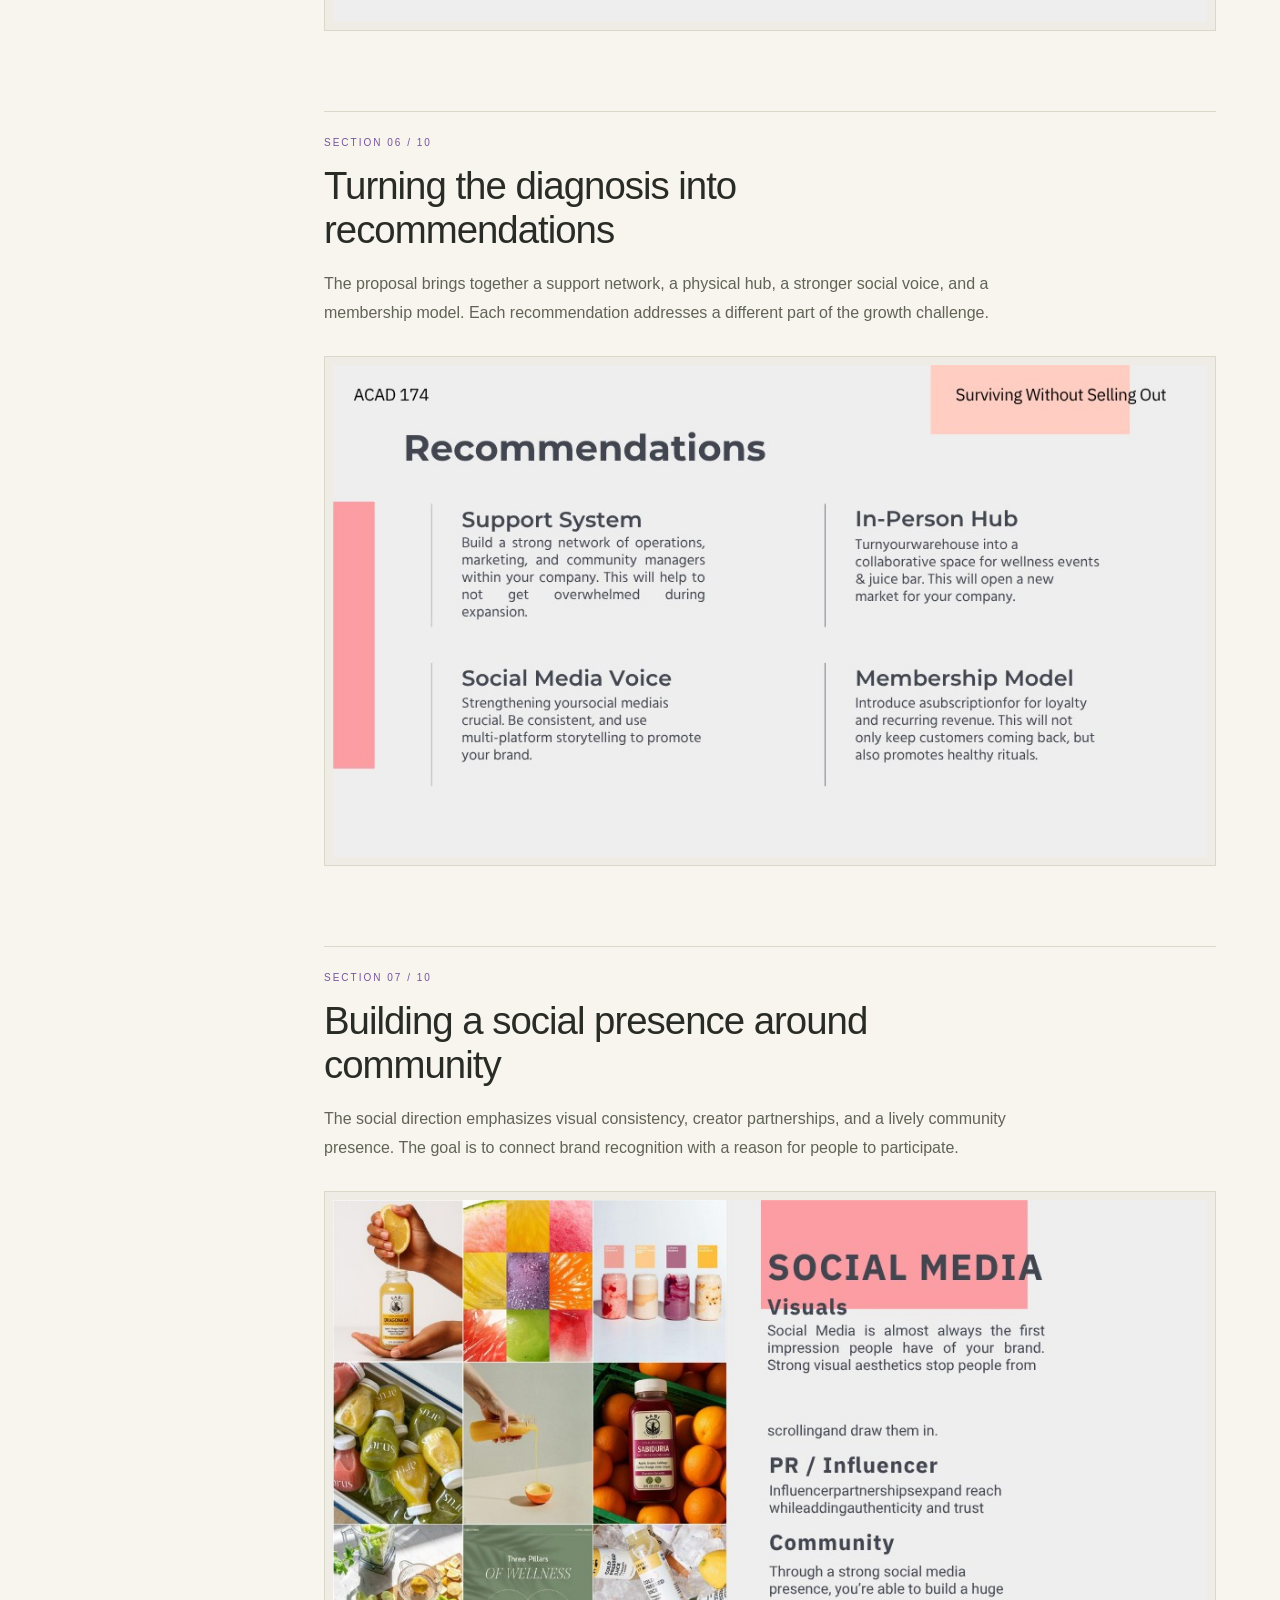
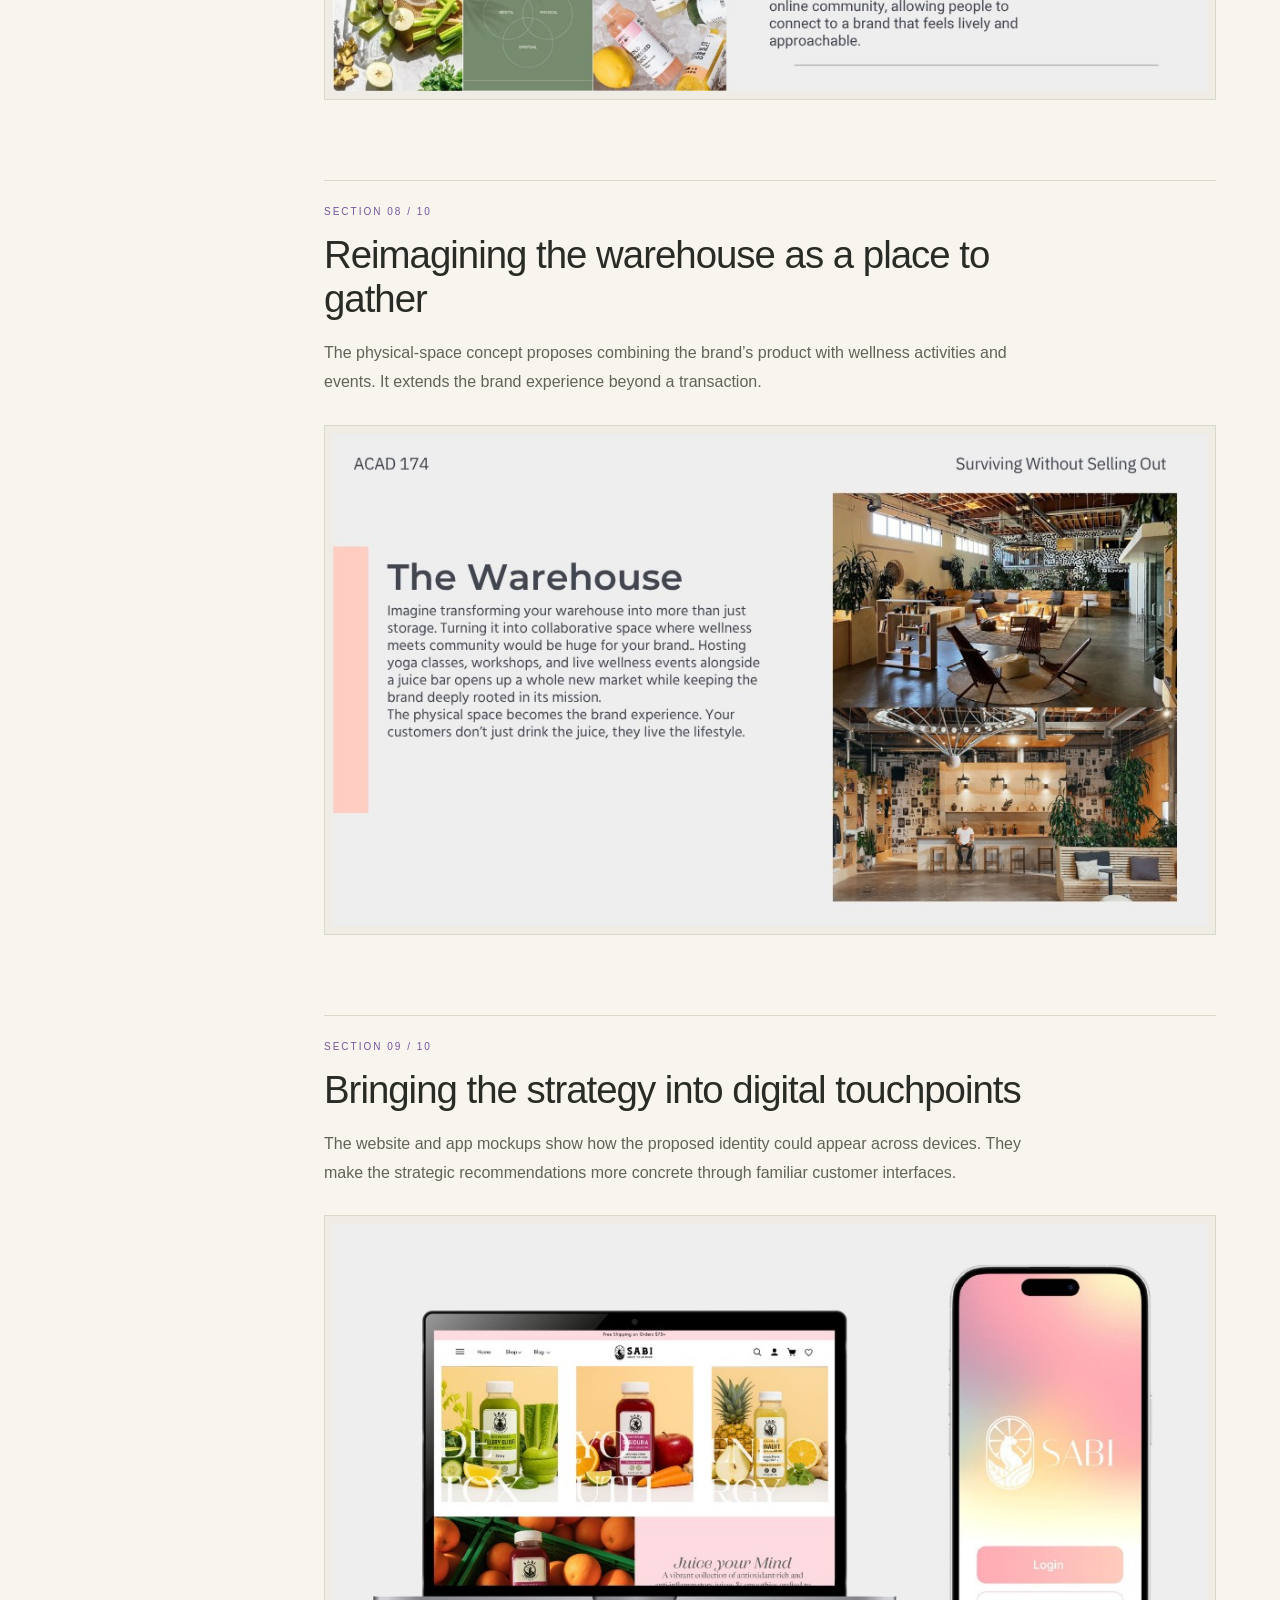
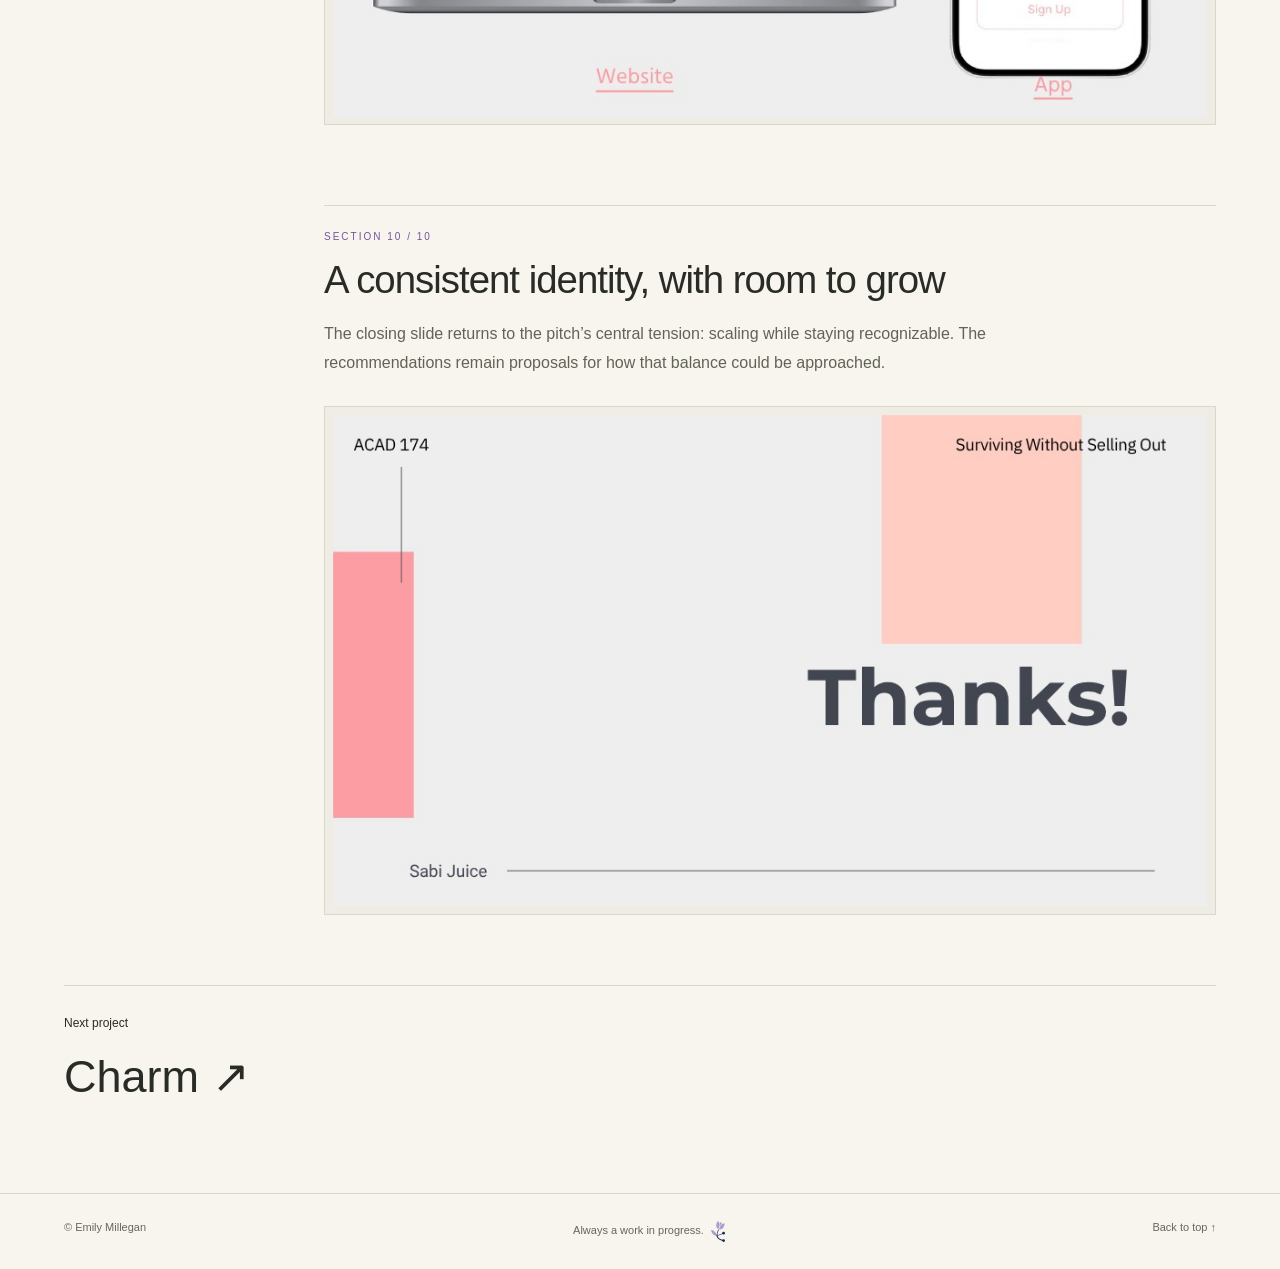
<file: Emily-Millegan-Portfolio/projects/sabi-juice-pitch.html>
<!doctype html><html lang="en"><head><meta charset="utf-8"><meta name="viewport" content="width=device-width,initial-scale=1"><meta name="description" content="Emily Millegan — designer, developer and creative technologist."><title>Sabi | Emily Millegan</title><link rel="icon" href="../images/favicon.jpg"><link rel="stylesheet" href="../style.css"><script defer src="../app.js"></script></head><body><header><a class="wordmark" href="../index.html">emily millegan<span><img class="flower-mark" src="../images/logo.svg" alt="" aria-hidden="true"></span></a><nav aria-label="Main navigation"><a href="../index.html#work">Work</a><a href="../index.html#play">Play</a><a href="../index.html#about">About</a><a href="../files/Millegan_Emily_Resume.pdf" target="_blank">Résumé ↗</a></nav></header><main id="top" class="case"><a class="text-link" href="../index.html#work">← All work</a><p class="eyebrow">Brand / Strategy</p><h1>Sabi<span class="accent">.</span></h1><h2>A fresh perspective.</h2><div class="case-intro"><p>Sabi Juice Pitch focused on advising a company on how to scale sustainably. This project focused on how to make an enterpreneur-centered business expand past the need for the creator to do everything.</p><p>My team worked together to determine that delegating and expansion through social media was a valid strategy.</p></div><dl class="case-meta"><div><dt>Contribution</dt><dd>Contributed to research and strategy development.</dd></div><div><dt>Timeline</dt><dd>Fall 2025</dd></div><div><dt>Case study</dt><dd>Concept, process & presentation</dd></div></dl><div class="case-layout"><nav class="case-contents" aria-label="Case study contents"><p>In this case study</p><a href="#chapter-01"><span>01</span>Growing without losing the reason people care</a><a href="#chapter-02"><span>02</span>Starting with the brand’s foundations</a><a href="#chapter-03"><span>03</span>Identifying the risks of growth</a><a href="#chapter-04"><span>04</span>Looking beneath the visible symptoms</a><a href="#chapter-05"><span>05</span>Learning from comparable brands</a><a href="#chapter-06"><span>06</span>Turning the diagnosis into recommendations</a><a href="#chapter-07"><span>07</span>Building a social presence around community</a><a href="#chapter-08"><span>08</span>Reimagining the warehouse as a place to gather</a><a href="#chapter-09"><span>09</span>Bringing the strategy into digital touchpoints</a><a href="#chapter-10"><span>10</span>A consistent identity, with room to grow</a></nav><div class="case-gallery"><section class="case-chapter" id="chapter-01" aria-labelledby="heading-01"><div class="chapter-copy"><p class="chapter-number">SECTION 01 / 10</p><h2 id="heading-01">Growing without losing the reason people care</h2><p>This strategy pitch explores how Sabi could scale while preserving its identity. The opening connects a fresh visual language with a broader story about wellness and community.</p></div><figure><img src="../images/sabi/1.jpg" alt="Growing without losing the reason people care — sabi juice pitch project visual 1" loading="lazy"></figure></section><section class="case-chapter" id="chapter-02" aria-labelledby="heading-02"><div class="chapter-copy"><p class="chapter-number">SECTION 02 / 10</p><h2 id="heading-02">Starting with the brand’s foundations</h2><p>The brand study identifies authenticity, accessibility, sustainability, and community as guiding values. These give the growth recommendations a consistent point of reference.</p></div><figure><img src="../images/sabi/2.jpg" alt="Starting with the brand’s foundations — sabi juice pitch project visual 2" loading="lazy"></figure></section><section class="case-chapter" id="chapter-03" aria-labelledby="heading-03"><div class="chapter-copy"><p class="chapter-number">SECTION 03 / 10</p><h2 id="heading-03">Identifying the risks of growth</h2><p>The analysis considers cultural identity, overexpansion, and founder support. The central question is how growth can reinforce a brand’s purpose instead of stretching it thin.</p></div><figure><img src="../images/sabi/3.jpg" alt="Identifying the risks of growth — sabi juice pitch project visual 3" loading="lazy"></figure></section><section class="case-chapter" id="chapter-04" aria-labelledby="heading-04"><div class="chapter-copy"><p class="chapter-number">SECTION 04 / 10</p><h2 id="heading-04">Looking beneath the visible symptoms</h2><p>The problem map connects individual events to recurring patterns, organizational structures, and assumptions. That structure helps move the discussion from surface-level marketing changes toward deeper support.</p></div><figure><img src="../images/sabi/4.jpg" alt="Looking beneath the visible symptoms — sabi juice pitch project visual 4" loading="lazy"></figure></section><section class="case-chapter" id="chapter-05" aria-labelledby="heading-05"><div class="chapter-copy"><p class="chapter-number">SECTION 05 / 10</p><h2 id="heading-05">Learning from comparable brands</h2><p>The comparison looks at how other brands have maintained or lost their identity while growing. It provides reference points for the recommendations rather than a prediction of Sabi’s future.</p></div><figure><img src="../images/sabi/5.jpg" alt="Learning from comparable brands — sabi juice pitch project visual 5" loading="lazy"></figure></section><section class="case-chapter" id="chapter-06" aria-labelledby="heading-06"><div class="chapter-copy"><p class="chapter-number">SECTION 06 / 10</p><h2 id="heading-06">Turning the diagnosis into recommendations</h2><p>The proposal brings together a support network, a physical hub, a stronger social voice, and a membership model. Each recommendation addresses a different part of the growth challenge.</p></div><figure><img src="../images/sabi/6.jpg" alt="Turning the diagnosis into recommendations — sabi juice pitch project visual 6" loading="lazy"></figure></section><section class="case-chapter" id="chapter-07" aria-labelledby="heading-07"><div class="chapter-copy"><p class="chapter-number">SECTION 07 / 10</p><h2 id="heading-07">Building a social presence around community</h2><p>The social direction emphasizes visual consistency, creator partnerships, and a lively community presence. The goal is to connect brand recognition with a reason for people to participate.</p></div><figure><img src="../images/sabi/7.jpg" alt="Building a social presence around community — sabi juice pitch project visual 7" loading="lazy"></figure></section><section class="case-chapter" id="chapter-08" aria-labelledby="heading-08"><div class="chapter-copy"><p class="chapter-number">SECTION 08 / 10</p><h2 id="heading-08">Reimagining the warehouse as a place to gather</h2><p>The physical-space concept proposes combining the brand’s product with wellness activities and events. It extends the brand experience beyond a transaction.</p></div><figure><img src="../images/sabi/8.jpg" alt="Reimagining the warehouse as a place to gather — sabi juice pitch project visual 8" loading="lazy"></figure></section><section class="case-chapter" id="chapter-09" aria-labelledby="heading-09"><div class="chapter-copy"><p class="chapter-number">SECTION 09 / 10</p><h2 id="heading-09">Bringing the strategy into digital touchpoints</h2><p>The website and app mockups show how the proposed identity could appear across devices. They make the strategic recommendations more concrete through familiar customer interfaces.</p></div><figure><img src="../images/sabi/9.jpg" alt="Bringing the strategy into digital touchpoints — sabi juice pitch project visual 9" loading="lazy"></figure></section><section class="case-chapter" id="chapter-10" aria-labelledby="heading-10"><div class="chapter-copy"><p class="chapter-number">SECTION 10 / 10</p><h2 id="heading-10">A consistent identity, with room to grow</h2><p>The closing slide returns to the pitch’s central tension: scaling while staying recognizable. The recommendations remain proposals for how that balance could be approached.</p></div><figure><img src="../images/sabi/10.jpg" alt="A consistent identity, with room to grow — sabi juice pitch project visual 10" loading="lazy"></figure></section></div></div><a class="next-project" href="charm.html">Next project <strong>Charm ↗</strong></a></main><footer><span>© Emily Millegan</span><span>Always a work in progress. <img class="flower-mark" src="../images/logo.svg" alt="" aria-hidden="true"></span><a href="#top">Back to top ↑</a></footer></body></html>
</file>
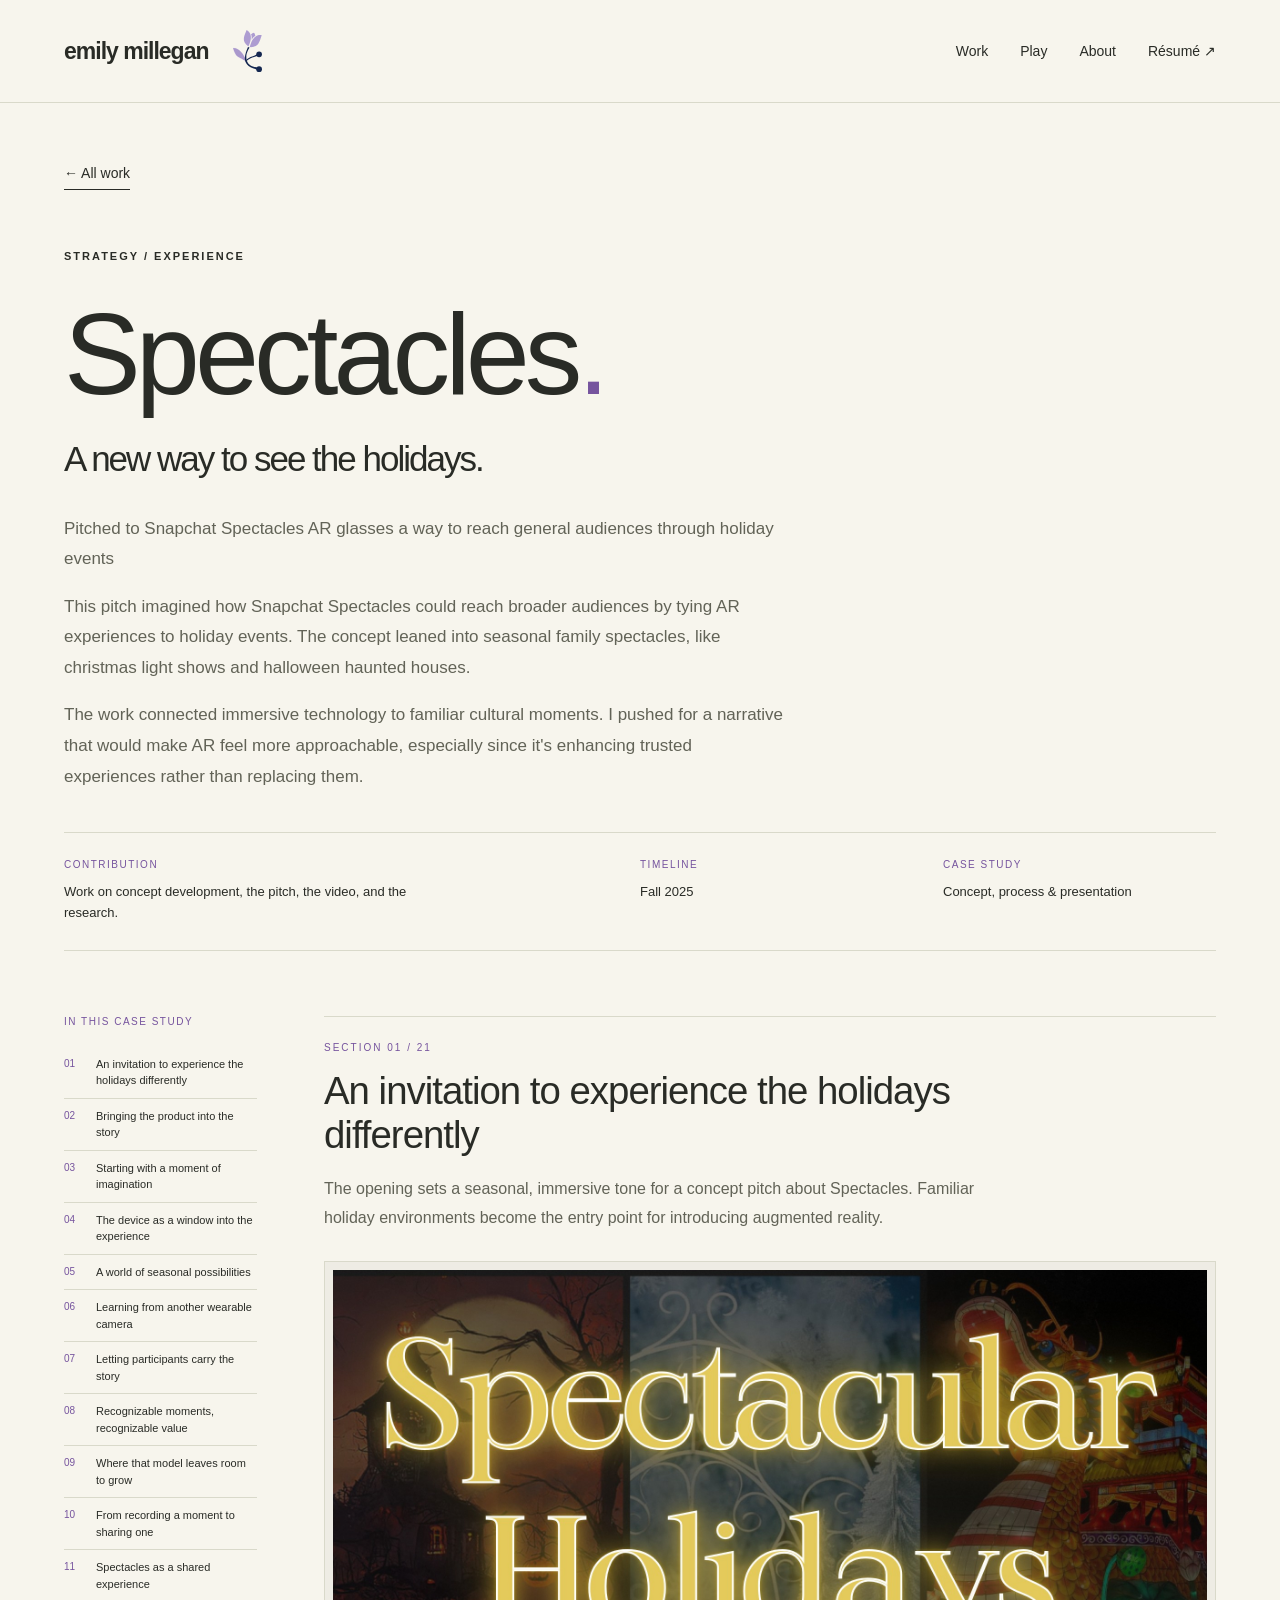
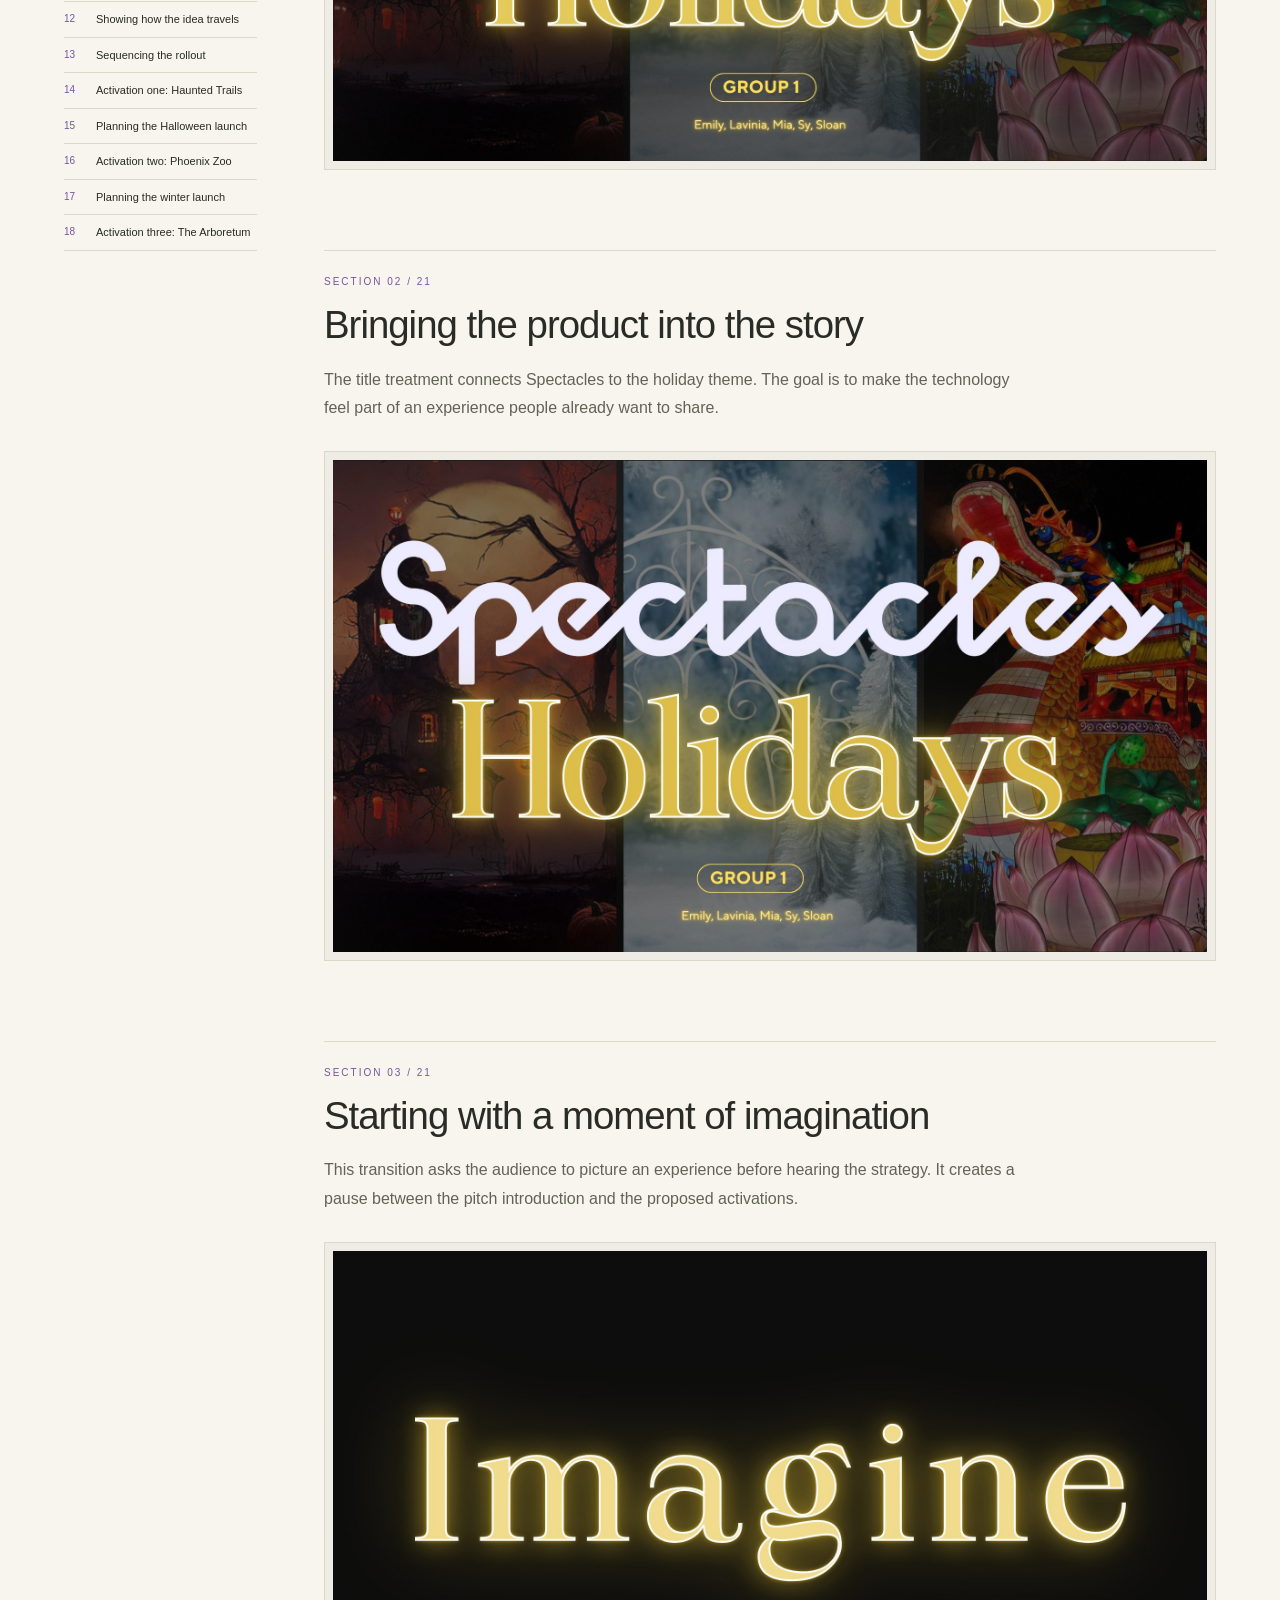
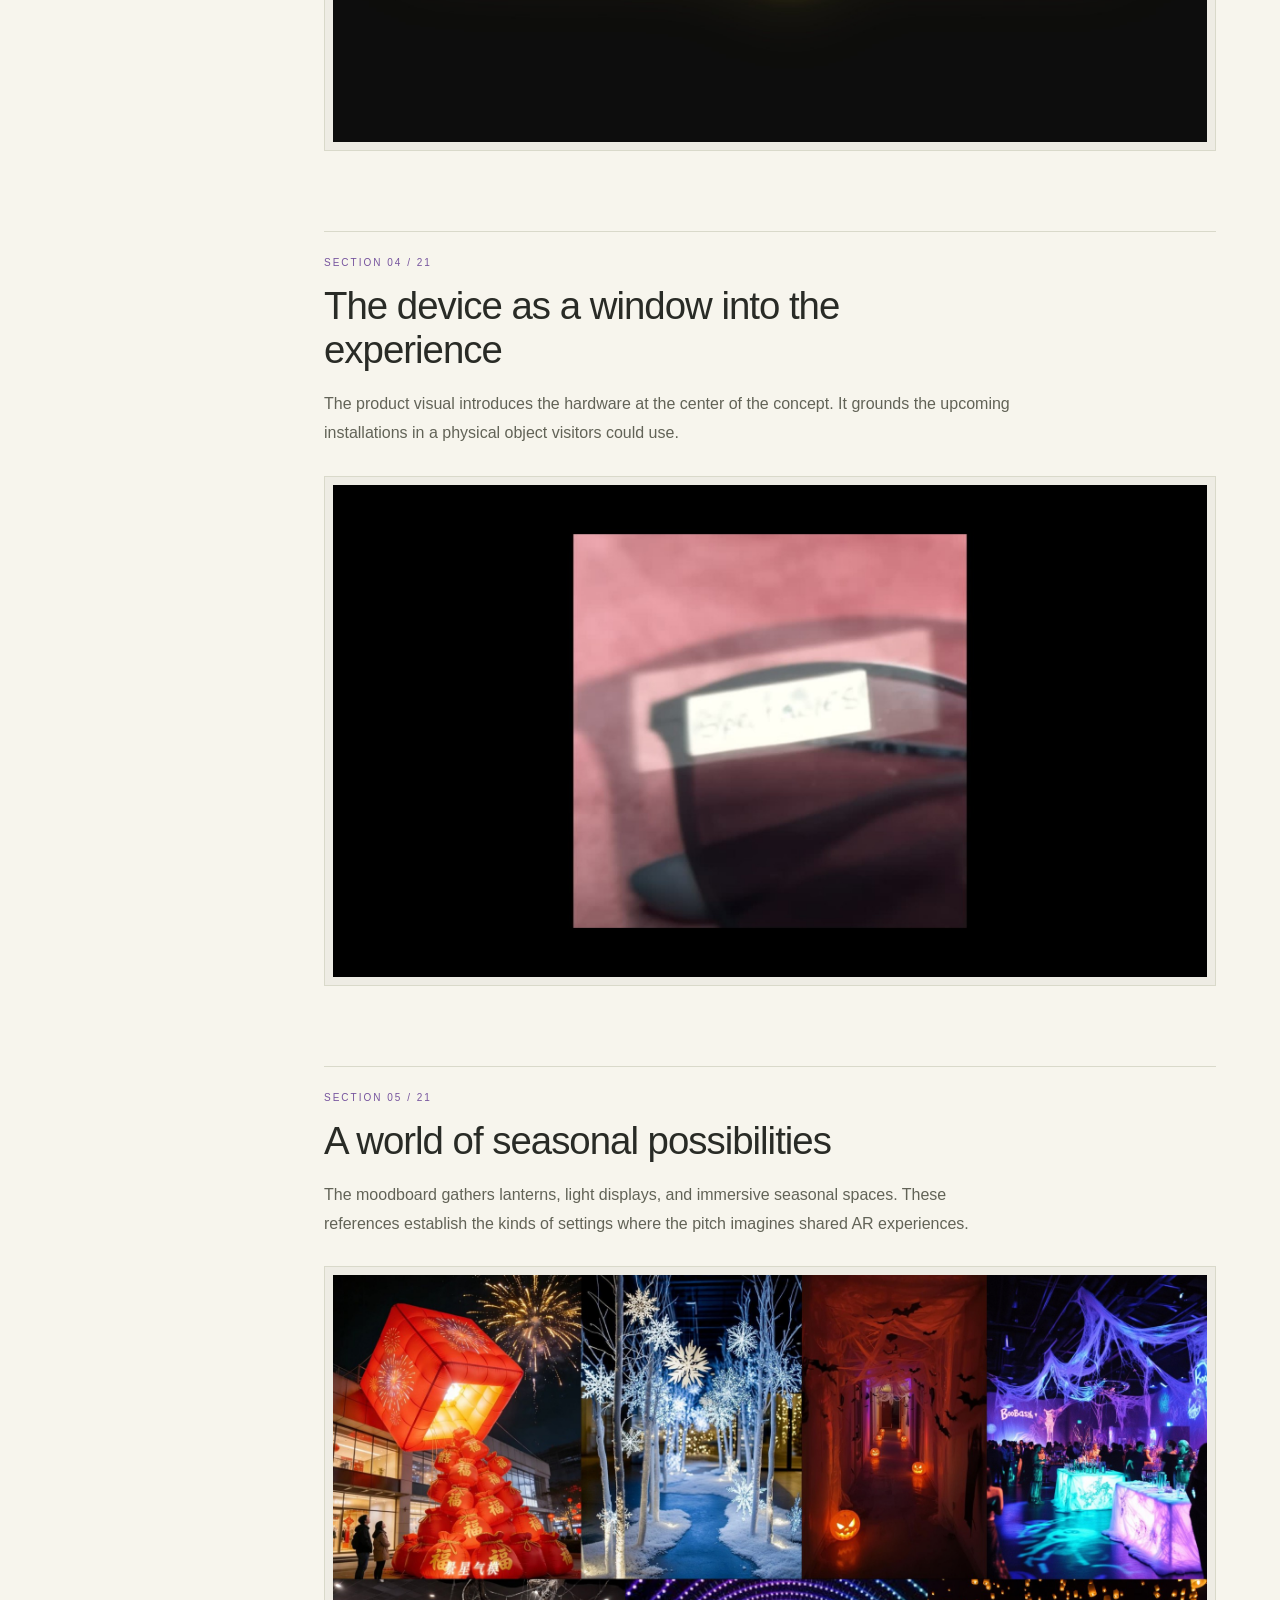
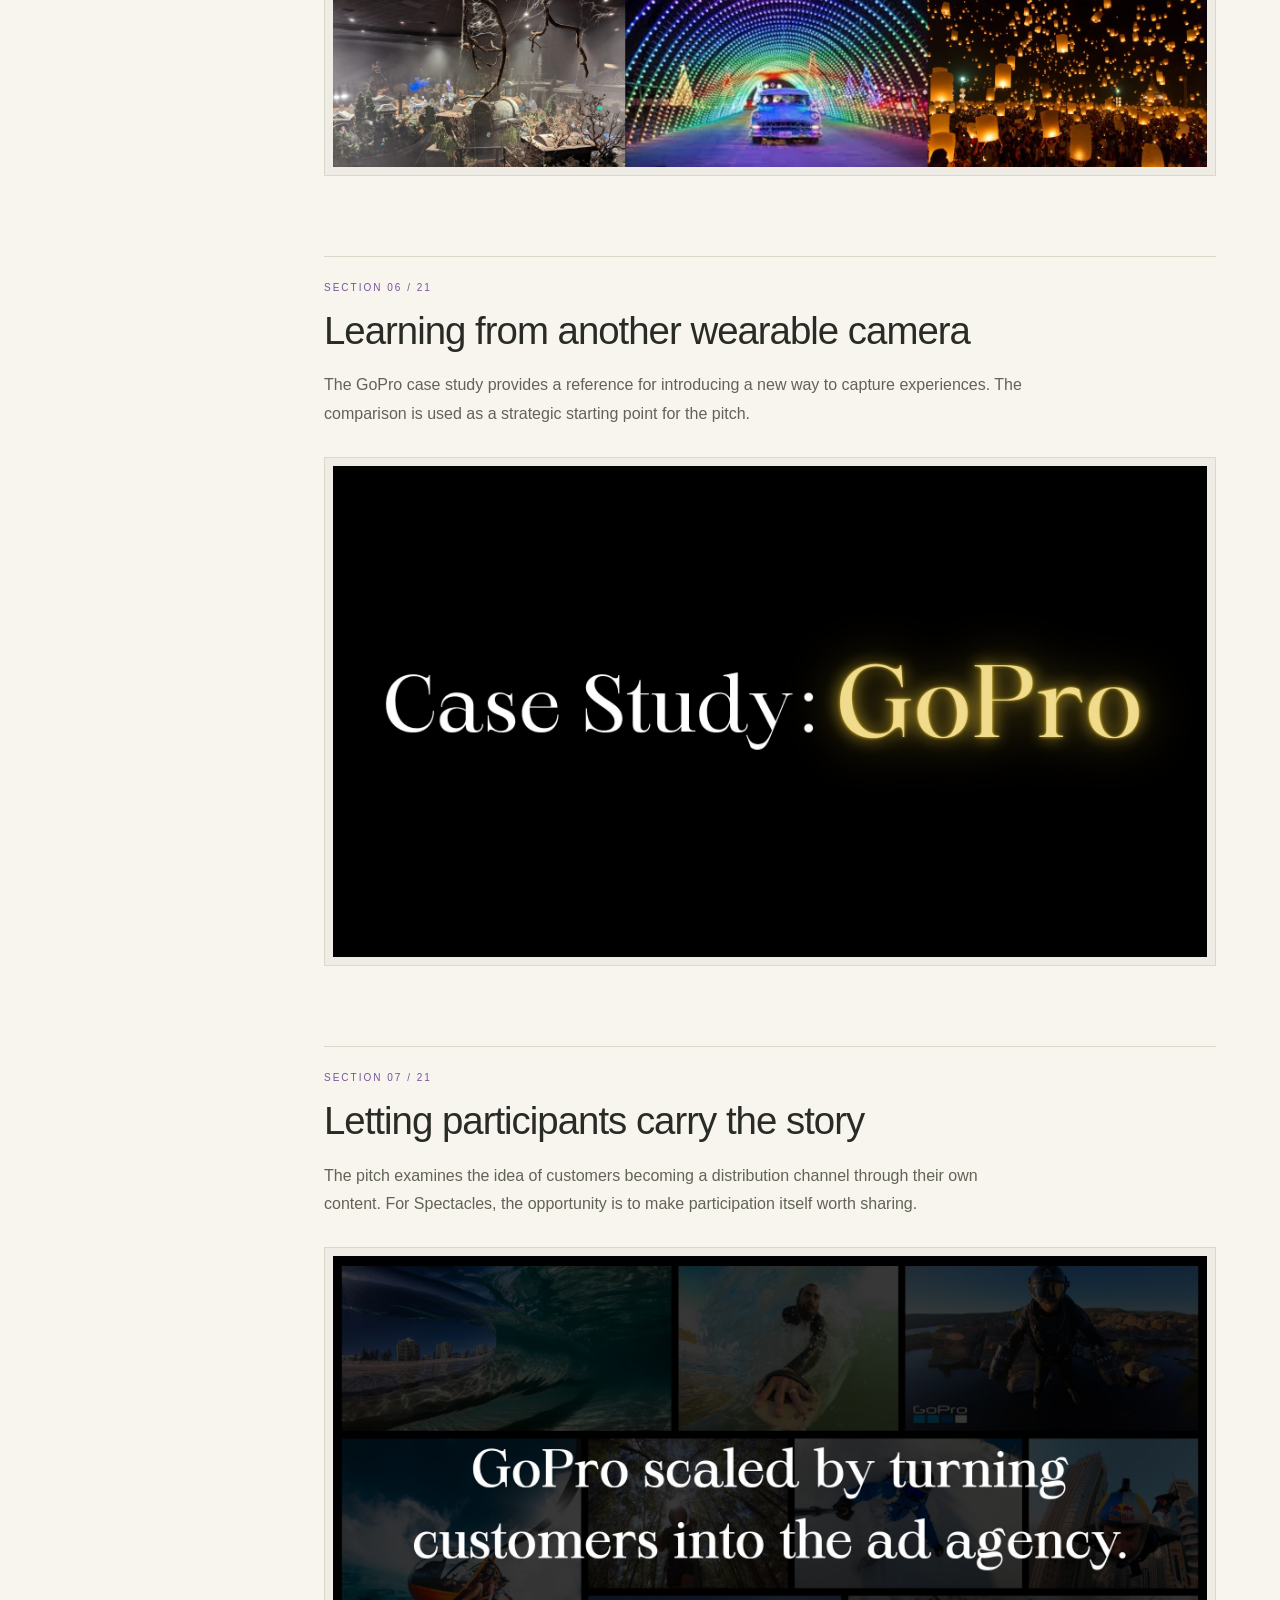
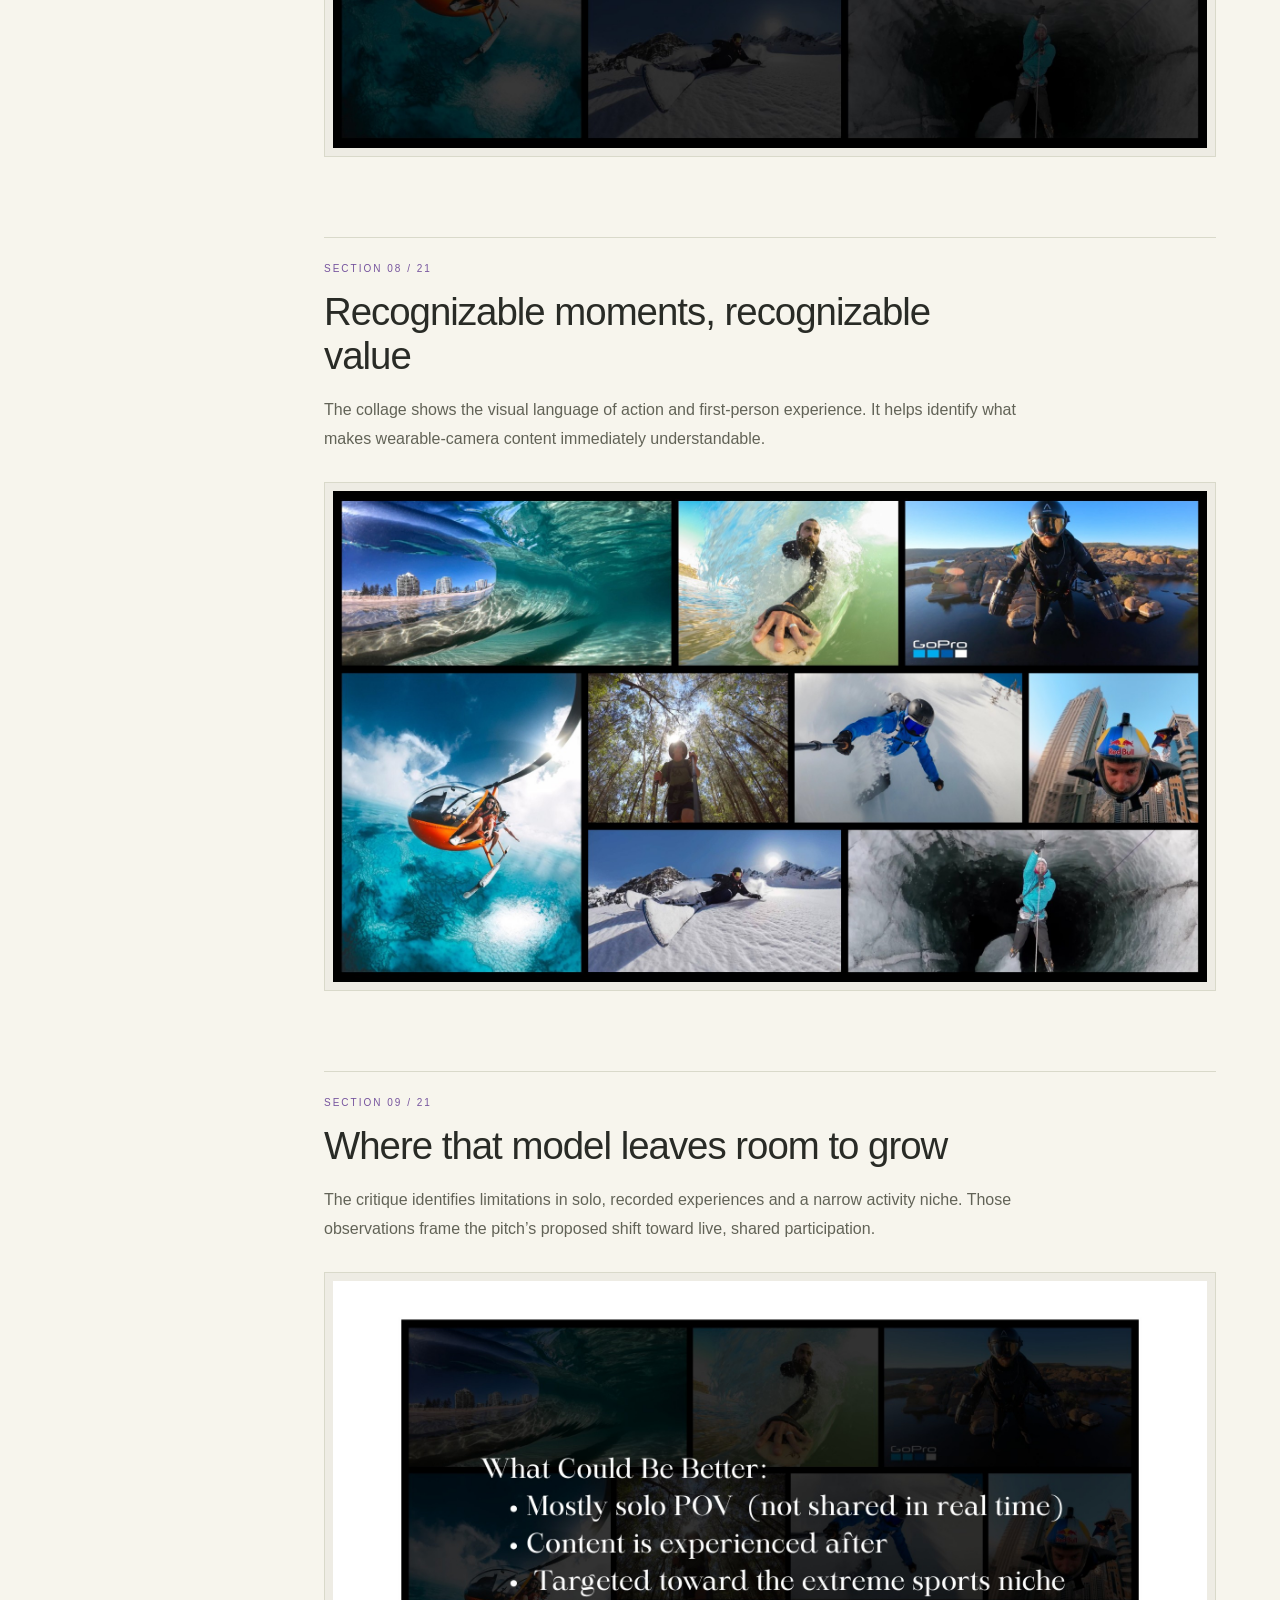
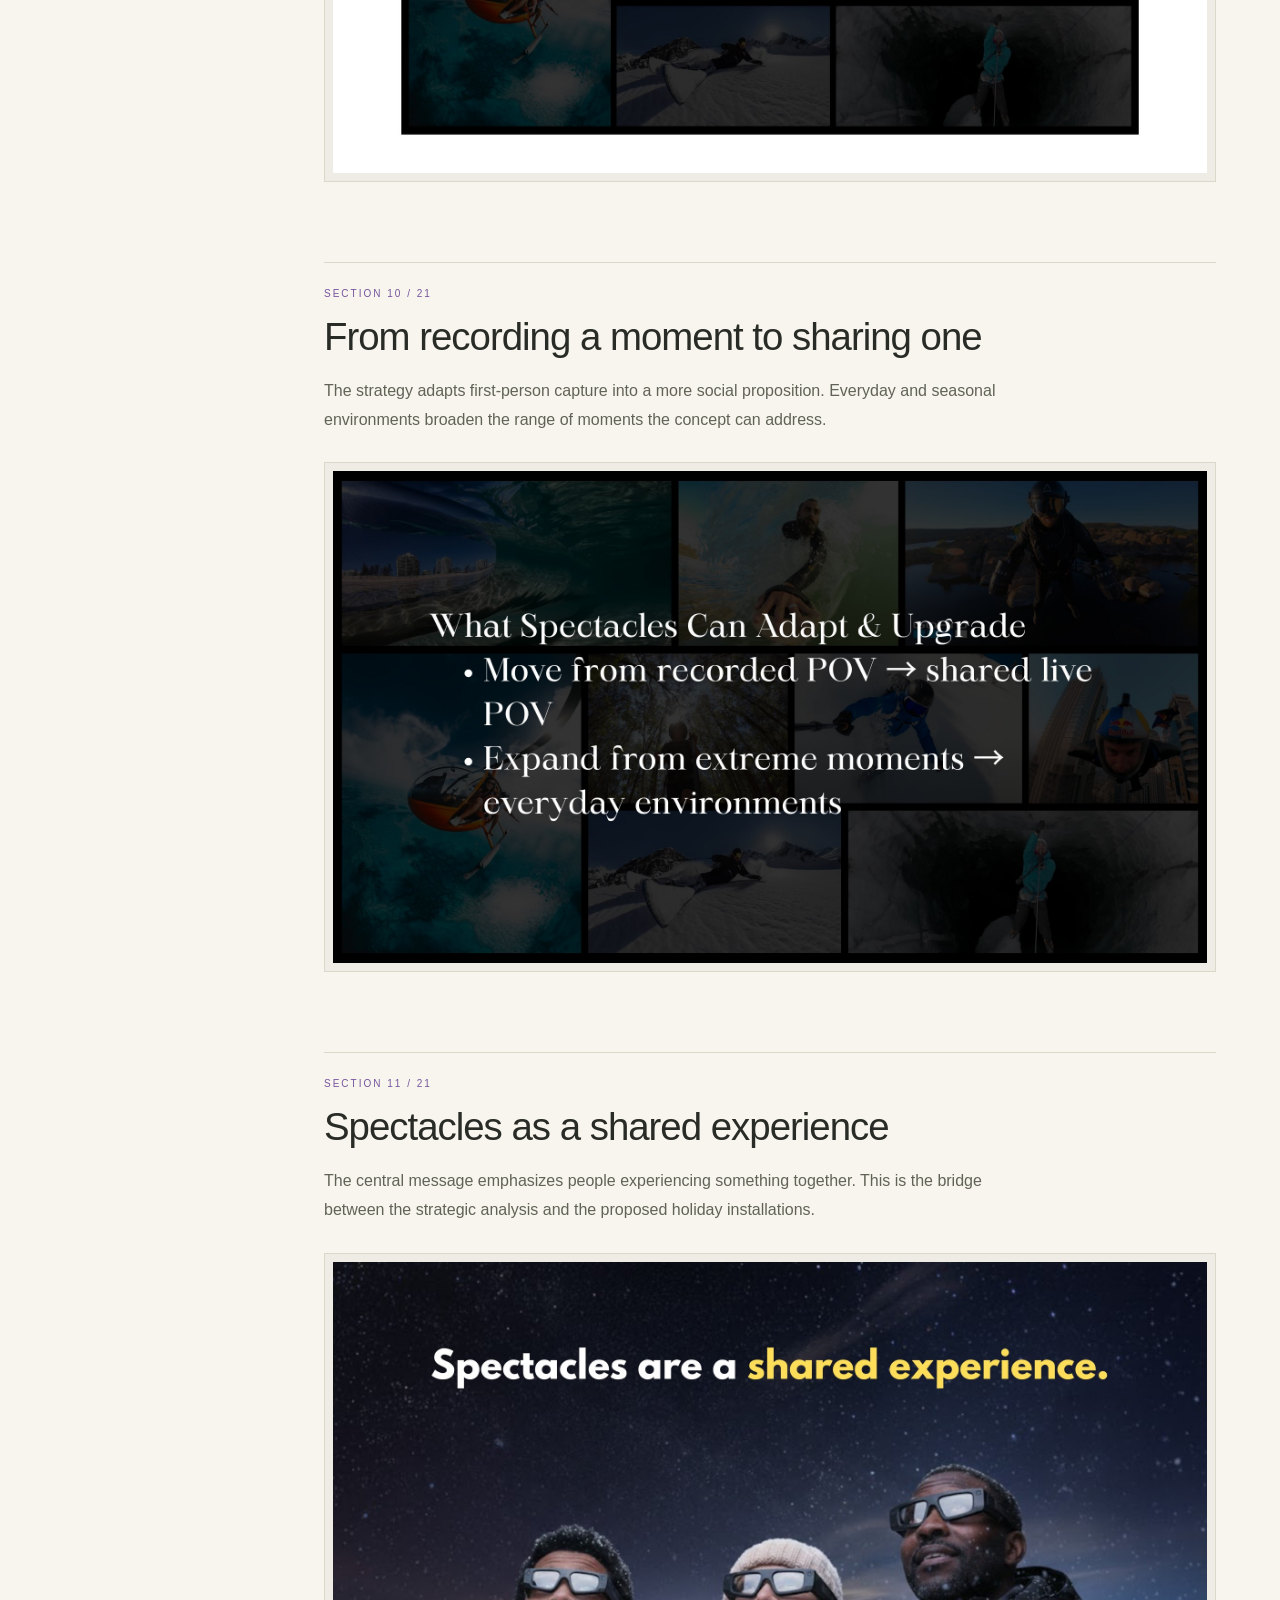
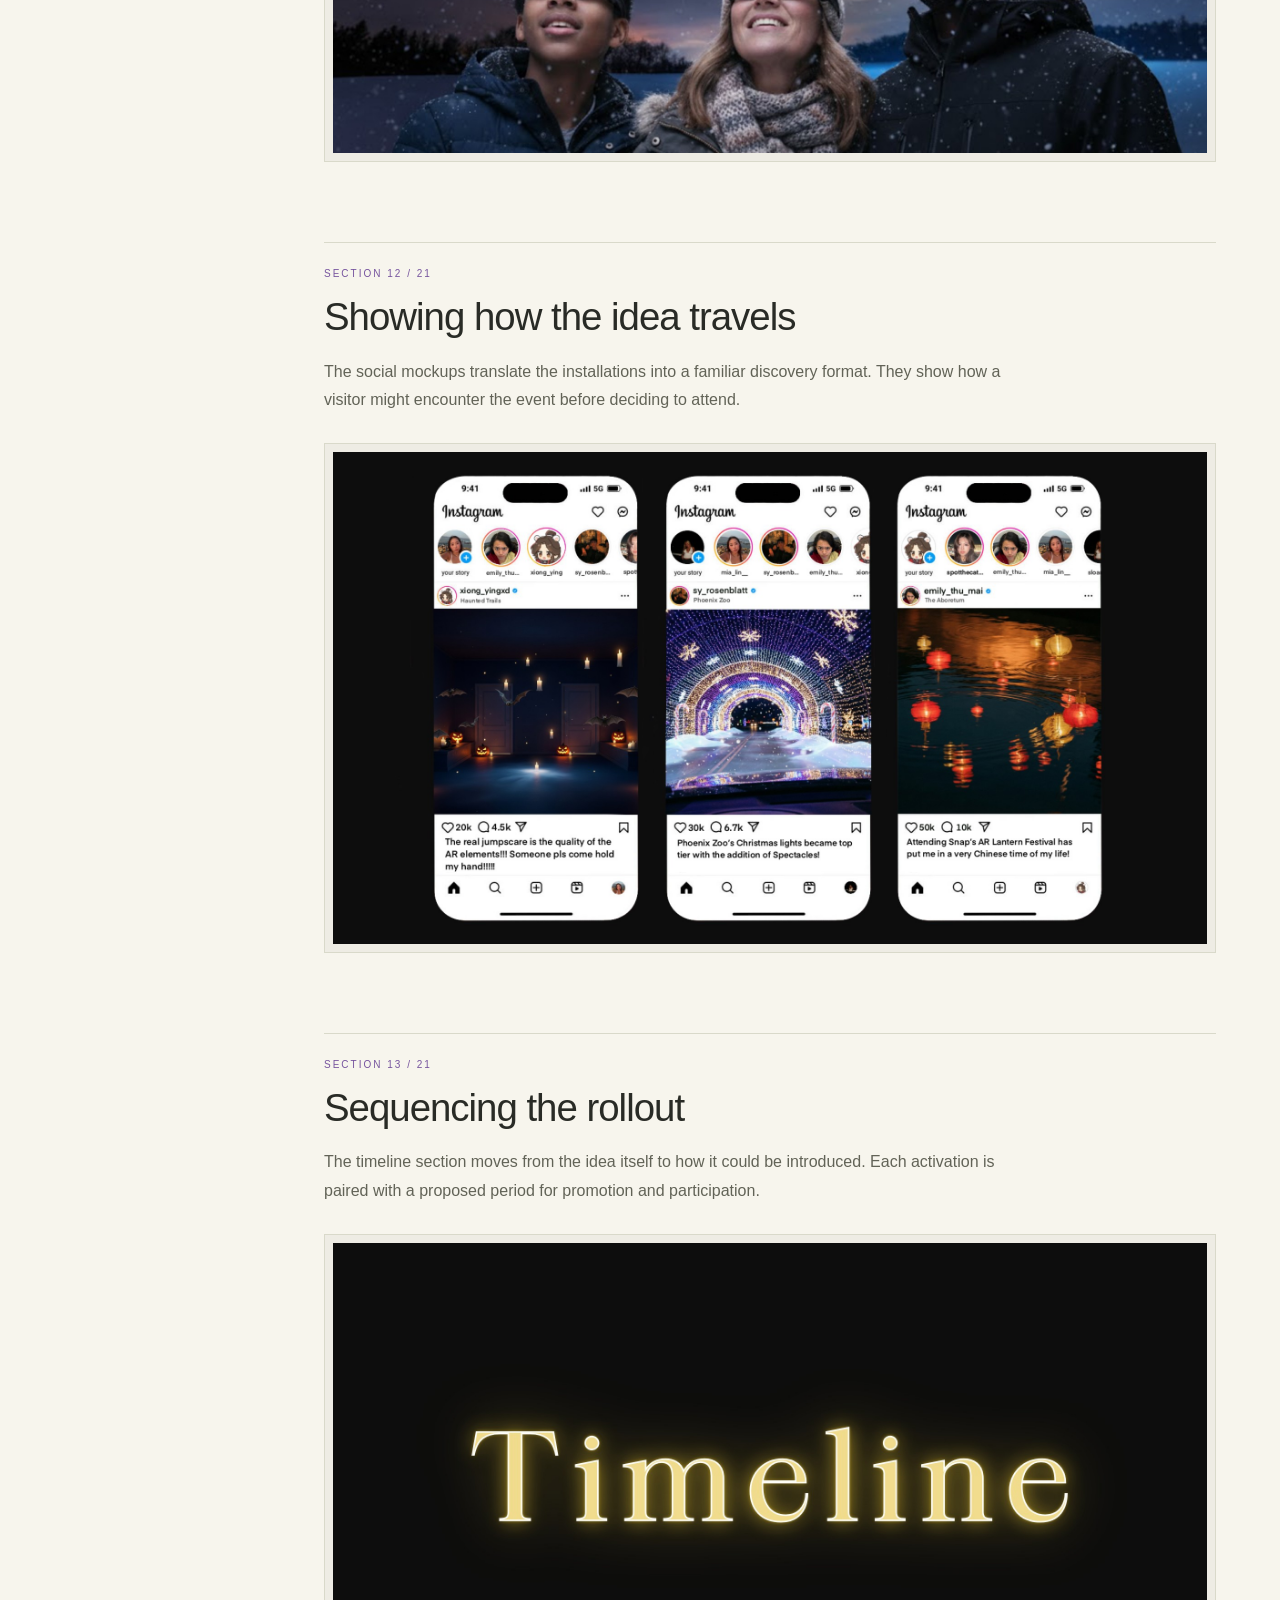
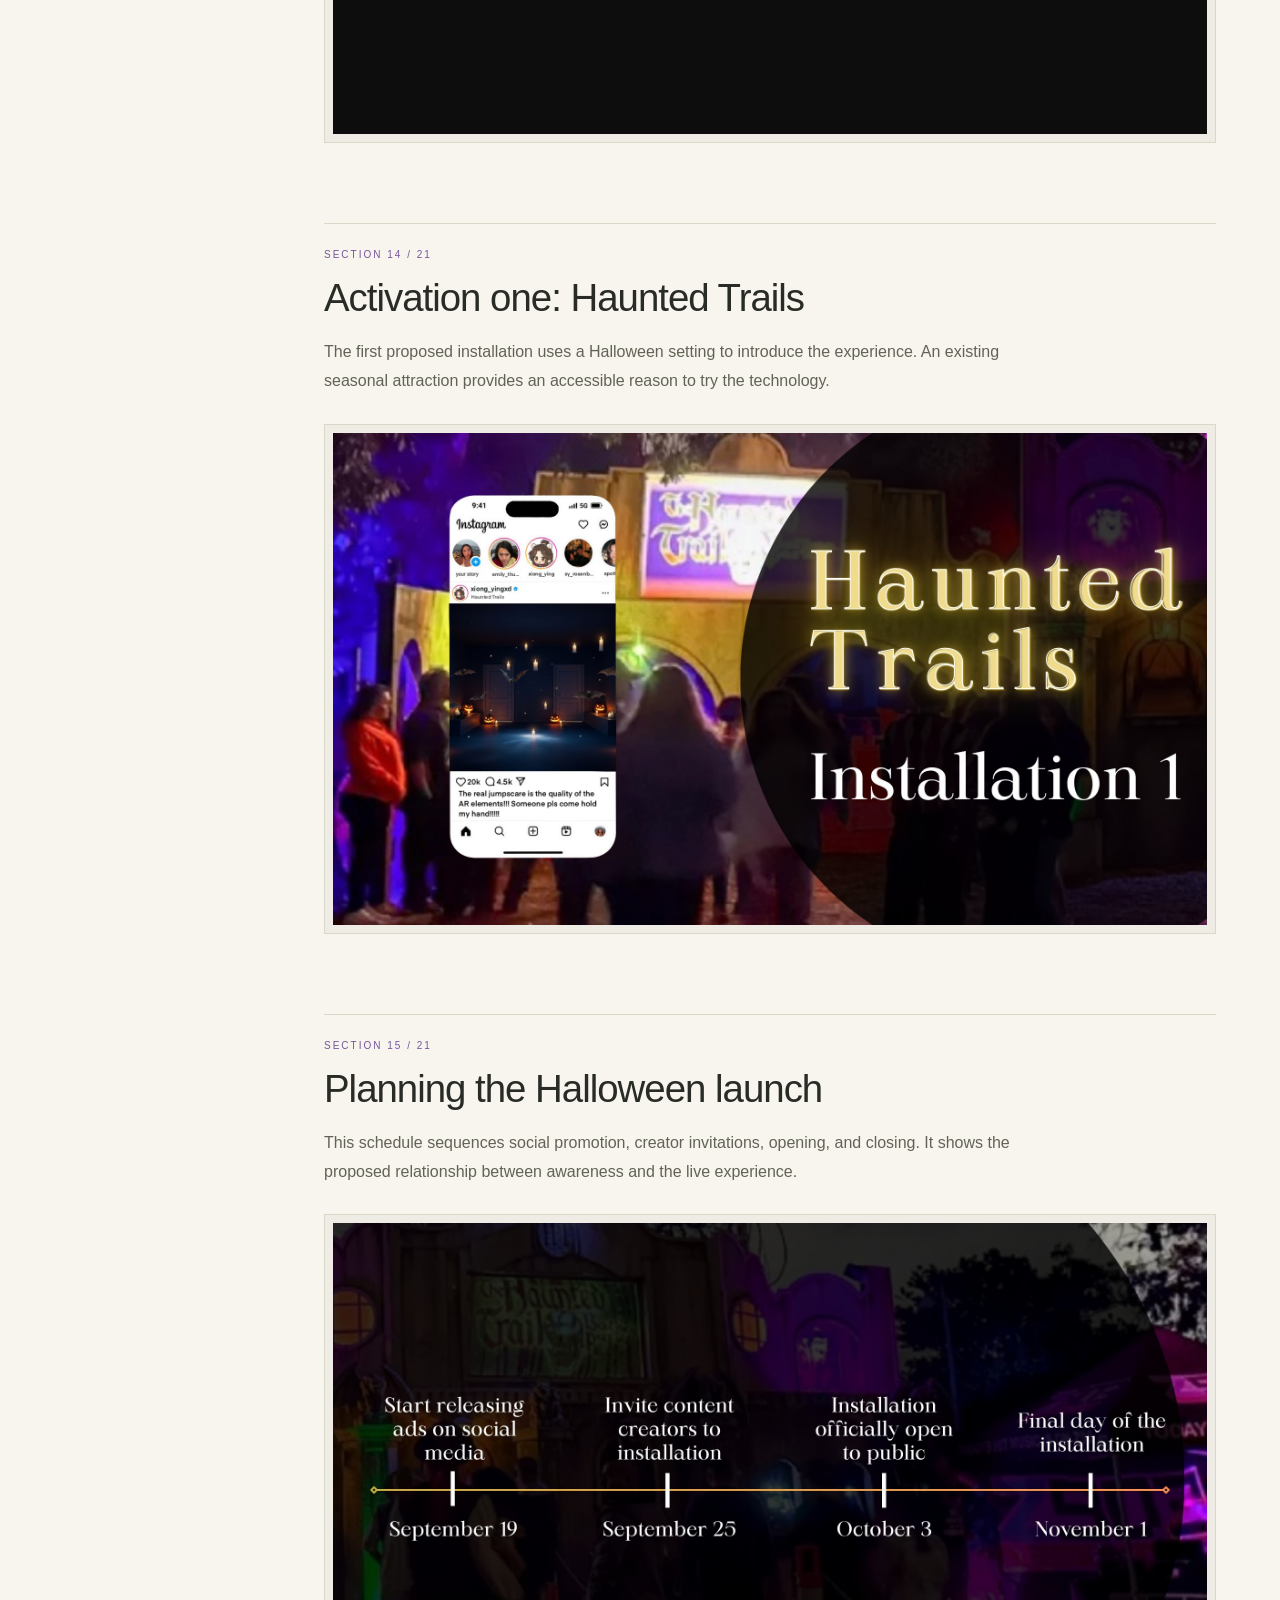
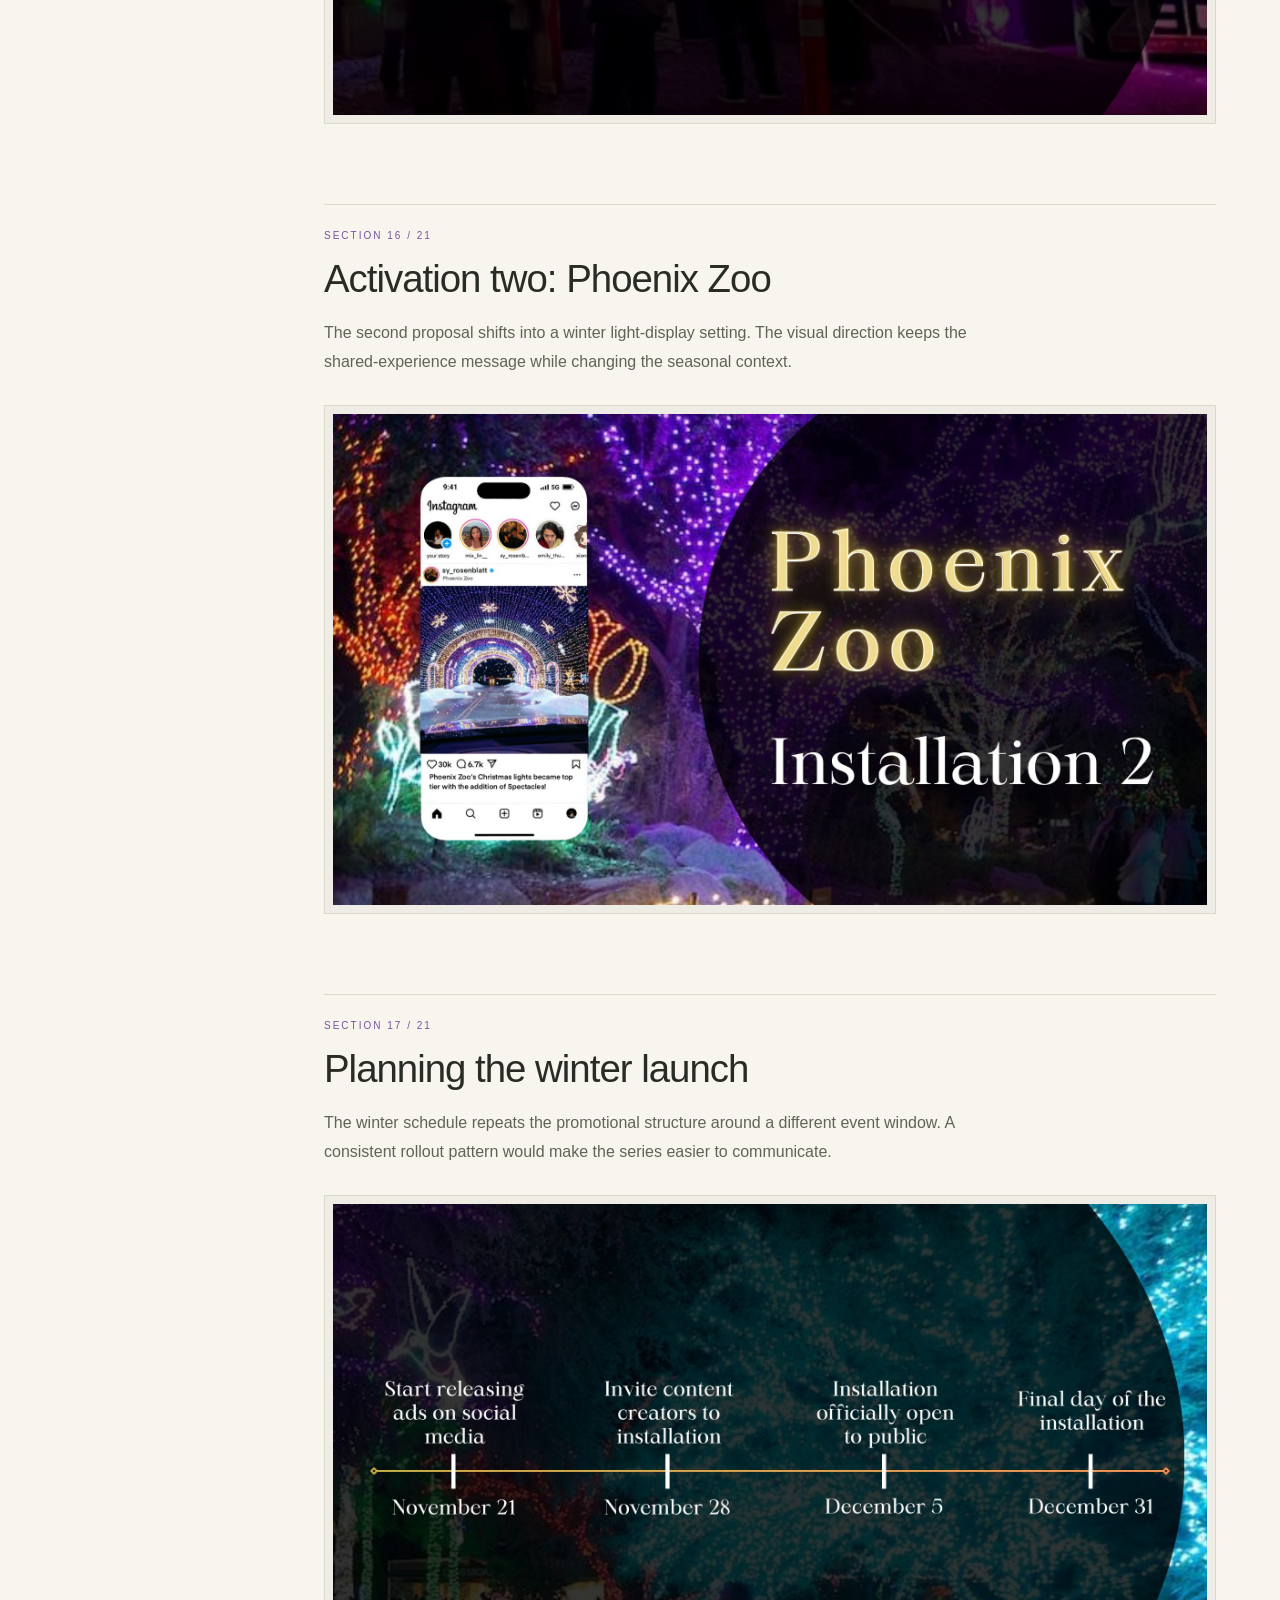
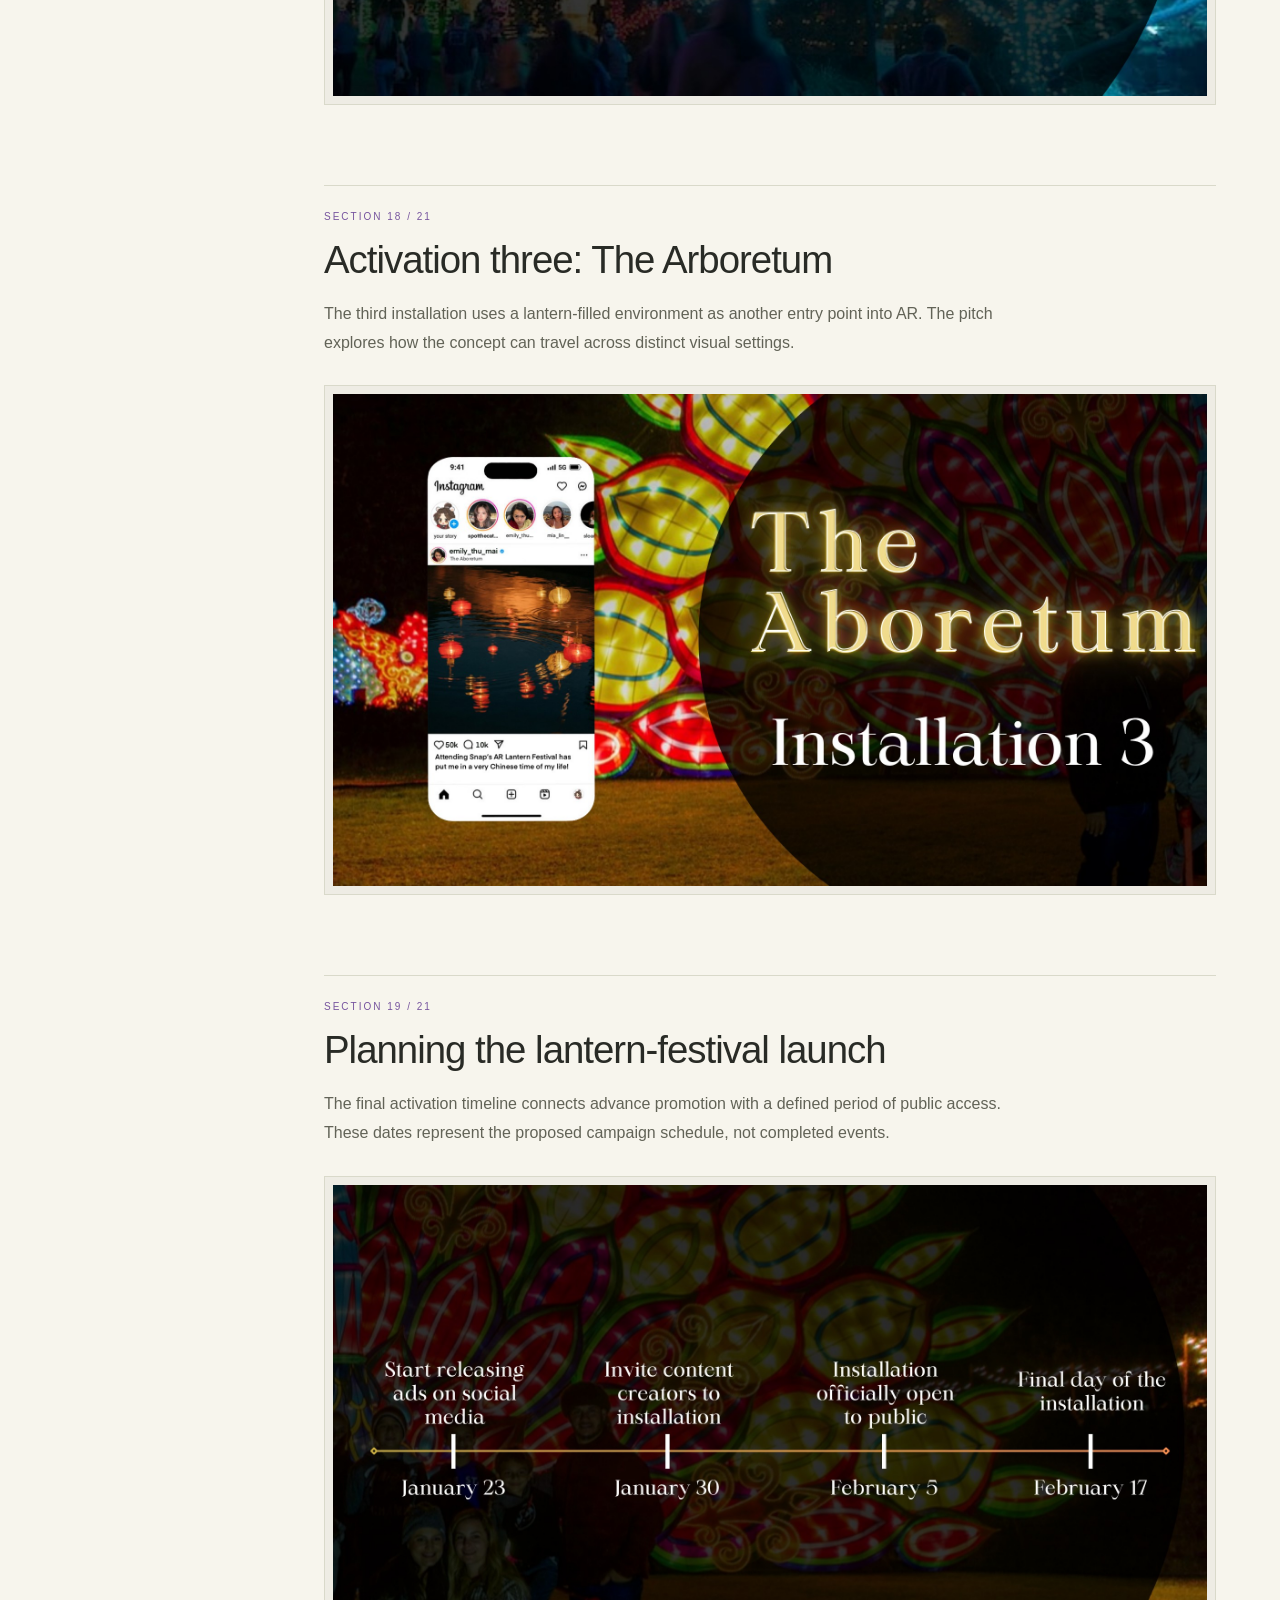
<file: Emily-Millegan-Portfolio/projects/spectacles-pitch.html>
<!doctype html><html lang="en"><head><meta charset="utf-8"><meta name="viewport" content="width=device-width,initial-scale=1"><meta name="description" content="Emily Millegan — designer, developer and creative technologist."><title>Spectacles | Emily Millegan</title><link rel="icon" href="../images/favicon.jpg"><link rel="stylesheet" href="../style.css"><script defer src="../app.js"></script></head><body><header><a class="wordmark" href="../index.html">emily millegan<span><img class="flower-mark" src="../images/logo.svg" alt="" aria-hidden="true"></span></a><nav aria-label="Main navigation"><a href="../index.html#work">Work</a><a href="../index.html#play">Play</a><a href="../index.html#about">About</a><a href="../files/Millegan_Emily_Resume.pdf" target="_blank">Résumé ↗</a></nav></header><main id="top" class="case"><a class="text-link" href="../index.html#work">← All work</a><p class="eyebrow">Strategy / Experience</p><h1>Spectacles<span class="accent">.</span></h1><h2>A new way to see the holidays.</h2><div class="case-intro"><p>Pitched to Snapchat Spectacles AR glasses a way to reach general audiences through holiday events</p><p>This pitch imagined how Snapchat Spectacles could reach broader audiences by tying AR experiences to holiday events. The concept leaned into seasonal family spectacles, like christmas light shows and halloween haunted houses.</p><p>The work connected immersive technology to familiar cultural moments. I pushed for a narrative that would make AR feel more approachable, especially since it's enhancing trusted experiences rather than replacing them.</p></div><dl class="case-meta"><div><dt>Contribution</dt><dd>Work on concept development, the pitch, the video, and the research.</dd></div><div><dt>Timeline</dt><dd>Fall 2025</dd></div><div><dt>Case study</dt><dd>Concept, process & presentation</dd></div></dl><div class="case-layout"><nav class="case-contents" aria-label="Case study contents"><p>In this case study</p><a href="#chapter-01"><span>01</span>An invitation to experience the holidays differently</a><a href="#chapter-02"><span>02</span>Bringing the product into the story</a><a href="#chapter-03"><span>03</span>Starting with a moment of imagination</a><a href="#chapter-04"><span>04</span>The device as a window into the experience</a><a href="#chapter-05"><span>05</span>A world of seasonal possibilities</a><a href="#chapter-06"><span>06</span>Learning from another wearable camera</a><a href="#chapter-07"><span>07</span>Letting participants carry the story</a><a href="#chapter-08"><span>08</span>Recognizable moments, recognizable value</a><a href="#chapter-09"><span>09</span>Where that model leaves room to grow</a><a href="#chapter-10"><span>10</span>From recording a moment to sharing one</a><a href="#chapter-11"><span>11</span>Spectacles as a shared experience</a><a href="#chapter-12"><span>12</span>Showing how the idea travels</a><a href="#chapter-13"><span>13</span>Sequencing the rollout</a><a href="#chapter-14"><span>14</span>Activation one: Haunted Trails</a><a href="#chapter-15"><span>15</span>Planning the Halloween launch</a><a href="#chapter-16"><span>16</span>Activation two: Phoenix Zoo</a><a href="#chapter-17"><span>17</span>Planning the winter launch</a><a href="#chapter-18"><span>18</span>Activation three: The Arboretum</a><a href="#chapter-19"><span>19</span>Planning the lantern-festival launch</a><a href="#chapter-20"><span>20</span>Reaching beyond early adopters</a><a href="#chapter-21"><span>21</span>Closing on the shared moment</a></nav><div class="case-gallery"><section class="case-chapter" id="chapter-01" aria-labelledby="heading-01"><div class="chapter-copy"><p class="chapter-number">SECTION 01 / 21</p><h2 id="heading-01">An invitation to experience the holidays differently</h2><p>The opening sets a seasonal, immersive tone for a concept pitch about Spectacles. Familiar holiday environments become the entry point for introducing augmented reality.</p></div><figure><img src="../images/spectacles/1.jpg" alt="An invitation to experience the holidays differently — spectacles pitch project visual 1" loading="lazy"></figure></section><section class="case-chapter" id="chapter-02" aria-labelledby="heading-02"><div class="chapter-copy"><p class="chapter-number">SECTION 02 / 21</p><h2 id="heading-02">Bringing the product into the story</h2><p>The title treatment connects Spectacles to the holiday theme. The goal is to make the technology feel part of an experience people already want to share.</p></div><figure><img src="../images/spectacles/2.jpg" alt="Bringing the product into the story — spectacles pitch project visual 2" loading="lazy"></figure></section><section class="case-chapter" id="chapter-03" aria-labelledby="heading-03"><div class="chapter-copy"><p class="chapter-number">SECTION 03 / 21</p><h2 id="heading-03">Starting with a moment of imagination</h2><p>This transition asks the audience to picture an experience before hearing the strategy. It creates a pause between the pitch introduction and the proposed activations.</p></div><figure><img src="../images/spectacles/3.jpg" alt="Starting with a moment of imagination — spectacles pitch project visual 3" loading="lazy"></figure></section><section class="case-chapter" id="chapter-04" aria-labelledby="heading-04"><div class="chapter-copy"><p class="chapter-number">SECTION 04 / 21</p><h2 id="heading-04">The device as a window into the experience</h2><p>The product visual introduces the hardware at the center of the concept. It grounds the upcoming installations in a physical object visitors could use.</p></div><figure><img src="../images/spectacles/4.jpg" alt="The device as a window into the experience — spectacles pitch project visual 4" loading="lazy"></figure></section><section class="case-chapter" id="chapter-05" aria-labelledby="heading-05"><div class="chapter-copy"><p class="chapter-number">SECTION 05 / 21</p><h2 id="heading-05">A world of seasonal possibilities</h2><p>The moodboard gathers lanterns, light displays, and immersive seasonal spaces. These references establish the kinds of settings where the pitch imagines shared AR experiences.</p></div><figure><img src="../images/spectacles/5.jpg" alt="A world of seasonal possibilities — spectacles pitch project visual 5" loading="lazy"></figure></section><section class="case-chapter" id="chapter-06" aria-labelledby="heading-06"><div class="chapter-copy"><p class="chapter-number">SECTION 06 / 21</p><h2 id="heading-06">Learning from another wearable camera</h2><p>The GoPro case study provides a reference for introducing a new way to capture experiences. The comparison is used as a strategic starting point for the pitch.</p></div><figure><img src="../images/spectacles/6.jpg" alt="Learning from another wearable camera — spectacles pitch project visual 6" loading="lazy"></figure></section><section class="case-chapter" id="chapter-07" aria-labelledby="heading-07"><div class="chapter-copy"><p class="chapter-number">SECTION 07 / 21</p><h2 id="heading-07">Letting participants carry the story</h2><p>The pitch examines the idea of customers becoming a distribution channel through their own content. For Spectacles, the opportunity is to make participation itself worth sharing.</p></div><figure><img src="../images/spectacles/7.jpg" alt="Letting participants carry the story — spectacles pitch project visual 7" loading="lazy"></figure></section><section class="case-chapter" id="chapter-08" aria-labelledby="heading-08"><div class="chapter-copy"><p class="chapter-number">SECTION 08 / 21</p><h2 id="heading-08">Recognizable moments, recognizable value</h2><p>The collage shows the visual language of action and first-person experience. It helps identify what makes wearable-camera content immediately understandable.</p></div><figure><img src="../images/spectacles/8.jpg" alt="Recognizable moments, recognizable value — spectacles pitch project visual 8" loading="lazy"></figure></section><section class="case-chapter" id="chapter-09" aria-labelledby="heading-09"><div class="chapter-copy"><p class="chapter-number">SECTION 09 / 21</p><h2 id="heading-09">Where that model leaves room to grow</h2><p>The critique identifies limitations in solo, recorded experiences and a narrow activity niche. Those observations frame the pitch’s proposed shift toward live, shared participation.</p></div><figure><img src="../images/spectacles/9.jpg" alt="Where that model leaves room to grow — spectacles pitch project visual 9" loading="lazy"></figure></section><section class="case-chapter" id="chapter-10" aria-labelledby="heading-10"><div class="chapter-copy"><p class="chapter-number">SECTION 10 / 21</p><h2 id="heading-10">From recording a moment to sharing one</h2><p>The strategy adapts first-person capture into a more social proposition. Everyday and seasonal environments broaden the range of moments the concept can address.</p></div><figure><img src="../images/spectacles/10.jpg" alt="From recording a moment to sharing one — spectacles pitch project visual 10" loading="lazy"></figure></section><section class="case-chapter" id="chapter-11" aria-labelledby="heading-11"><div class="chapter-copy"><p class="chapter-number">SECTION 11 / 21</p><h2 id="heading-11">Spectacles as a shared experience</h2><p>The central message emphasizes people experiencing something together. This is the bridge between the strategic analysis and the proposed holiday installations.</p></div><figure><img src="../images/spectacles/11.jpg" alt="Spectacles as a shared experience — spectacles pitch project visual 11" loading="lazy"></figure></section><section class="case-chapter" id="chapter-12" aria-labelledby="heading-12"><div class="chapter-copy"><p class="chapter-number">SECTION 12 / 21</p><h2 id="heading-12">Showing how the idea travels</h2><p>The social mockups translate the installations into a familiar discovery format. They show how a visitor might encounter the event before deciding to attend.</p></div><figure><img src="../images/spectacles/12.jpg" alt="Showing how the idea travels — spectacles pitch project visual 12" loading="lazy"></figure></section><section class="case-chapter" id="chapter-13" aria-labelledby="heading-13"><div class="chapter-copy"><p class="chapter-number">SECTION 13 / 21</p><h2 id="heading-13">Sequencing the rollout</h2><p>The timeline section moves from the idea itself to how it could be introduced. Each activation is paired with a proposed period for promotion and participation.</p></div><figure><img src="../images/spectacles/13.jpg" alt="Sequencing the rollout — spectacles pitch project visual 13" loading="lazy"></figure></section><section class="case-chapter" id="chapter-14" aria-labelledby="heading-14"><div class="chapter-copy"><p class="chapter-number">SECTION 14 / 21</p><h2 id="heading-14">Activation one: Haunted Trails</h2><p>The first proposed installation uses a Halloween setting to introduce the experience. An existing seasonal attraction provides an accessible reason to try the technology.</p></div><figure><img src="../images/spectacles/14.jpg" alt="Activation one: Haunted Trails — spectacles pitch project visual 14" loading="lazy"></figure></section><section class="case-chapter" id="chapter-15" aria-labelledby="heading-15"><div class="chapter-copy"><p class="chapter-number">SECTION 15 / 21</p><h2 id="heading-15">Planning the Halloween launch</h2><p>This schedule sequences social promotion, creator invitations, opening, and closing. It shows the proposed relationship between awareness and the live experience.</p></div><figure><img src="../images/spectacles/15.jpg" alt="Planning the Halloween launch — spectacles pitch project visual 15" loading="lazy"></figure></section><section class="case-chapter" id="chapter-16" aria-labelledby="heading-16"><div class="chapter-copy"><p class="chapter-number">SECTION 16 / 21</p><h2 id="heading-16">Activation two: Phoenix Zoo</h2><p>The second proposal shifts into a winter light-display setting. The visual direction keeps the shared-experience message while changing the seasonal context.</p></div><figure><img src="../images/spectacles/16.jpg" alt="Activation two: Phoenix Zoo — spectacles pitch project visual 16" loading="lazy"></figure></section><section class="case-chapter" id="chapter-17" aria-labelledby="heading-17"><div class="chapter-copy"><p class="chapter-number">SECTION 17 / 21</p><h2 id="heading-17">Planning the winter launch</h2><p>The winter schedule repeats the promotional structure around a different event window. A consistent rollout pattern would make the series easier to communicate.</p></div><figure><img src="../images/spectacles/17.jpg" alt="Planning the winter launch — spectacles pitch project visual 17" loading="lazy"></figure></section><section class="case-chapter" id="chapter-18" aria-labelledby="heading-18"><div class="chapter-copy"><p class="chapter-number">SECTION 18 / 21</p><h2 id="heading-18">Activation three: The Arboretum</h2><p>The third installation uses a lantern-filled environment as another entry point into AR. The pitch explores how the concept can travel across distinct visual settings.</p></div><figure><img src="../images/spectacles/18.jpg" alt="Activation three: The Arboretum — spectacles pitch project visual 18" loading="lazy"></figure></section><section class="case-chapter" id="chapter-19" aria-labelledby="heading-19"><div class="chapter-copy"><p class="chapter-number">SECTION 19 / 21</p><h2 id="heading-19">Planning the lantern-festival launch</h2><p>The final activation timeline connects advance promotion with a defined period of public access. These dates represent the proposed campaign schedule, not completed events.</p></div><figure><img src="../images/spectacles/19.jpg" alt="Planning the lantern-festival launch — spectacles pitch project visual 19" loading="lazy"></figure></section><section class="case-chapter" id="chapter-20" aria-labelledby="heading-20"><div class="chapter-copy"><p class="chapter-number">SECTION 20 / 21</p><h2 id="heading-20">Reaching beyond early adopters</h2><p>The adoption curve frames the challenge of moving a new technology toward a wider audience. Familiar seasonal experiences are the pitch’s proposed bridge.</p></div><figure><img src="../images/spectacles/20.jpg" alt="Reaching beyond early adopters — spectacles pitch project visual 20" loading="lazy"></figure></section><section class="case-chapter" id="chapter-21" aria-labelledby="heading-21"><div class="chapter-copy"><p class="chapter-number">SECTION 21 / 21</p><h2 id="heading-21">Closing on the shared moment</h2><p>The final slide brings the installations back into one campaign story. The concept aims to make Spectacles understandable through an experience visitors can participate in together.</p></div><figure><img src="../images/spectacles/21.jpg" alt="Closing on the shared moment — spectacles pitch project visual 21" loading="lazy"></figure></section></div></div><a class="next-project" href="bubble.html">Next project <strong>Bubble ↗</strong></a></main><footer><span>© Emily Millegan</span><span>Always a work in progress. <img class="flower-mark" src="../images/logo.svg" alt="" aria-hidden="true"></span><a href="#top">Back to top ↑</a></footer></body></html>
</file>
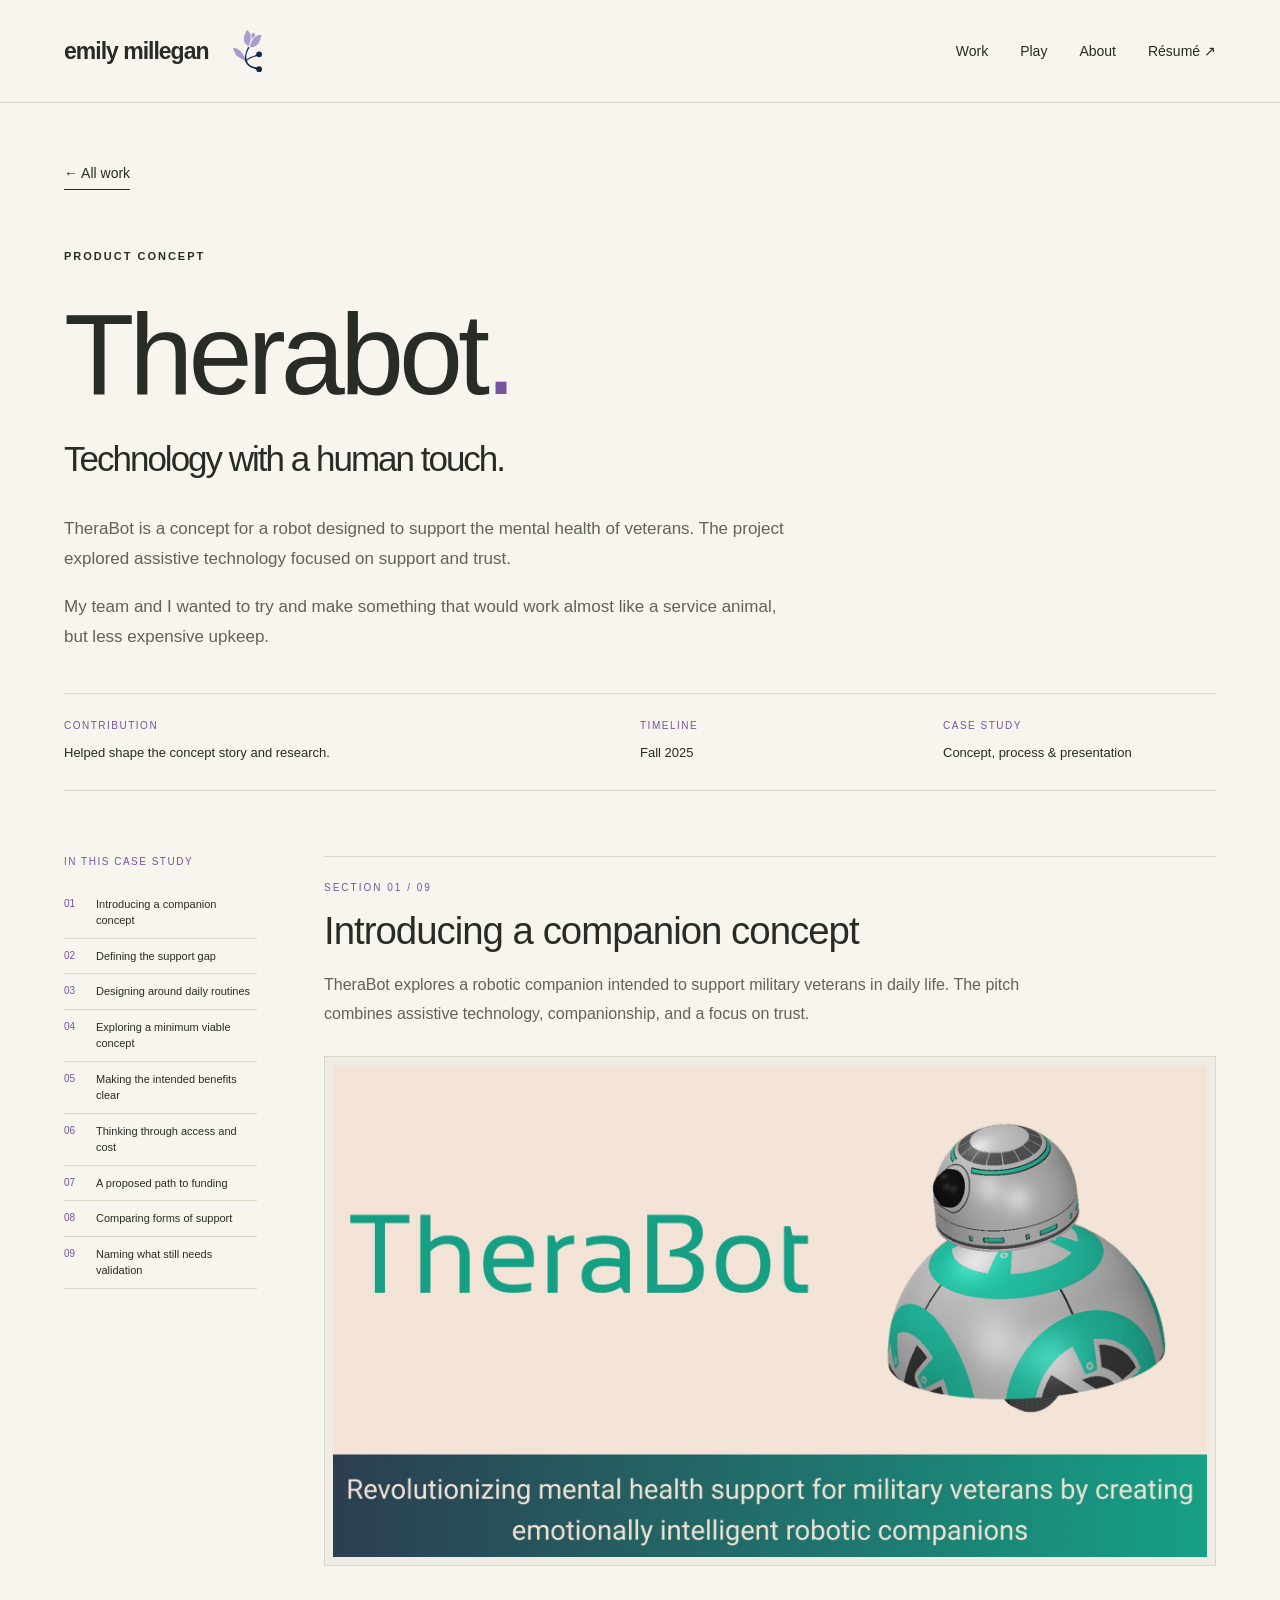
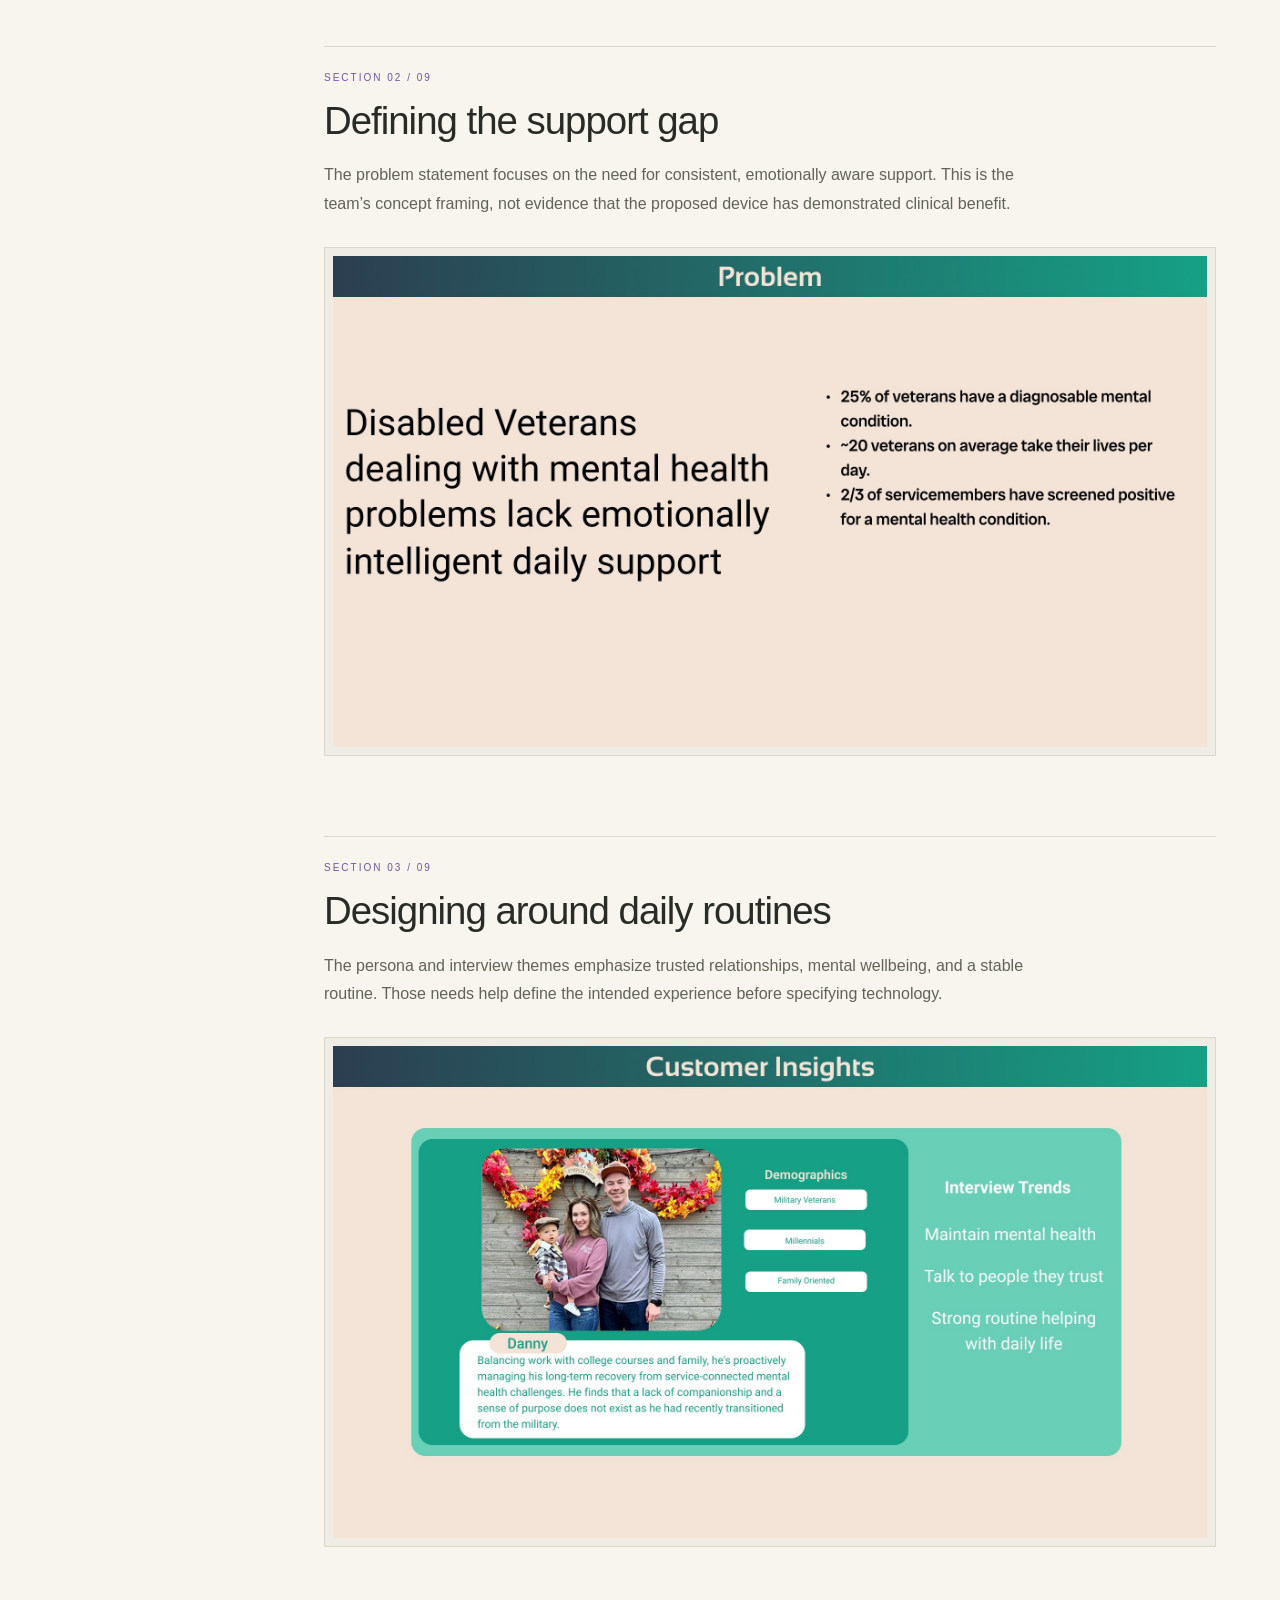
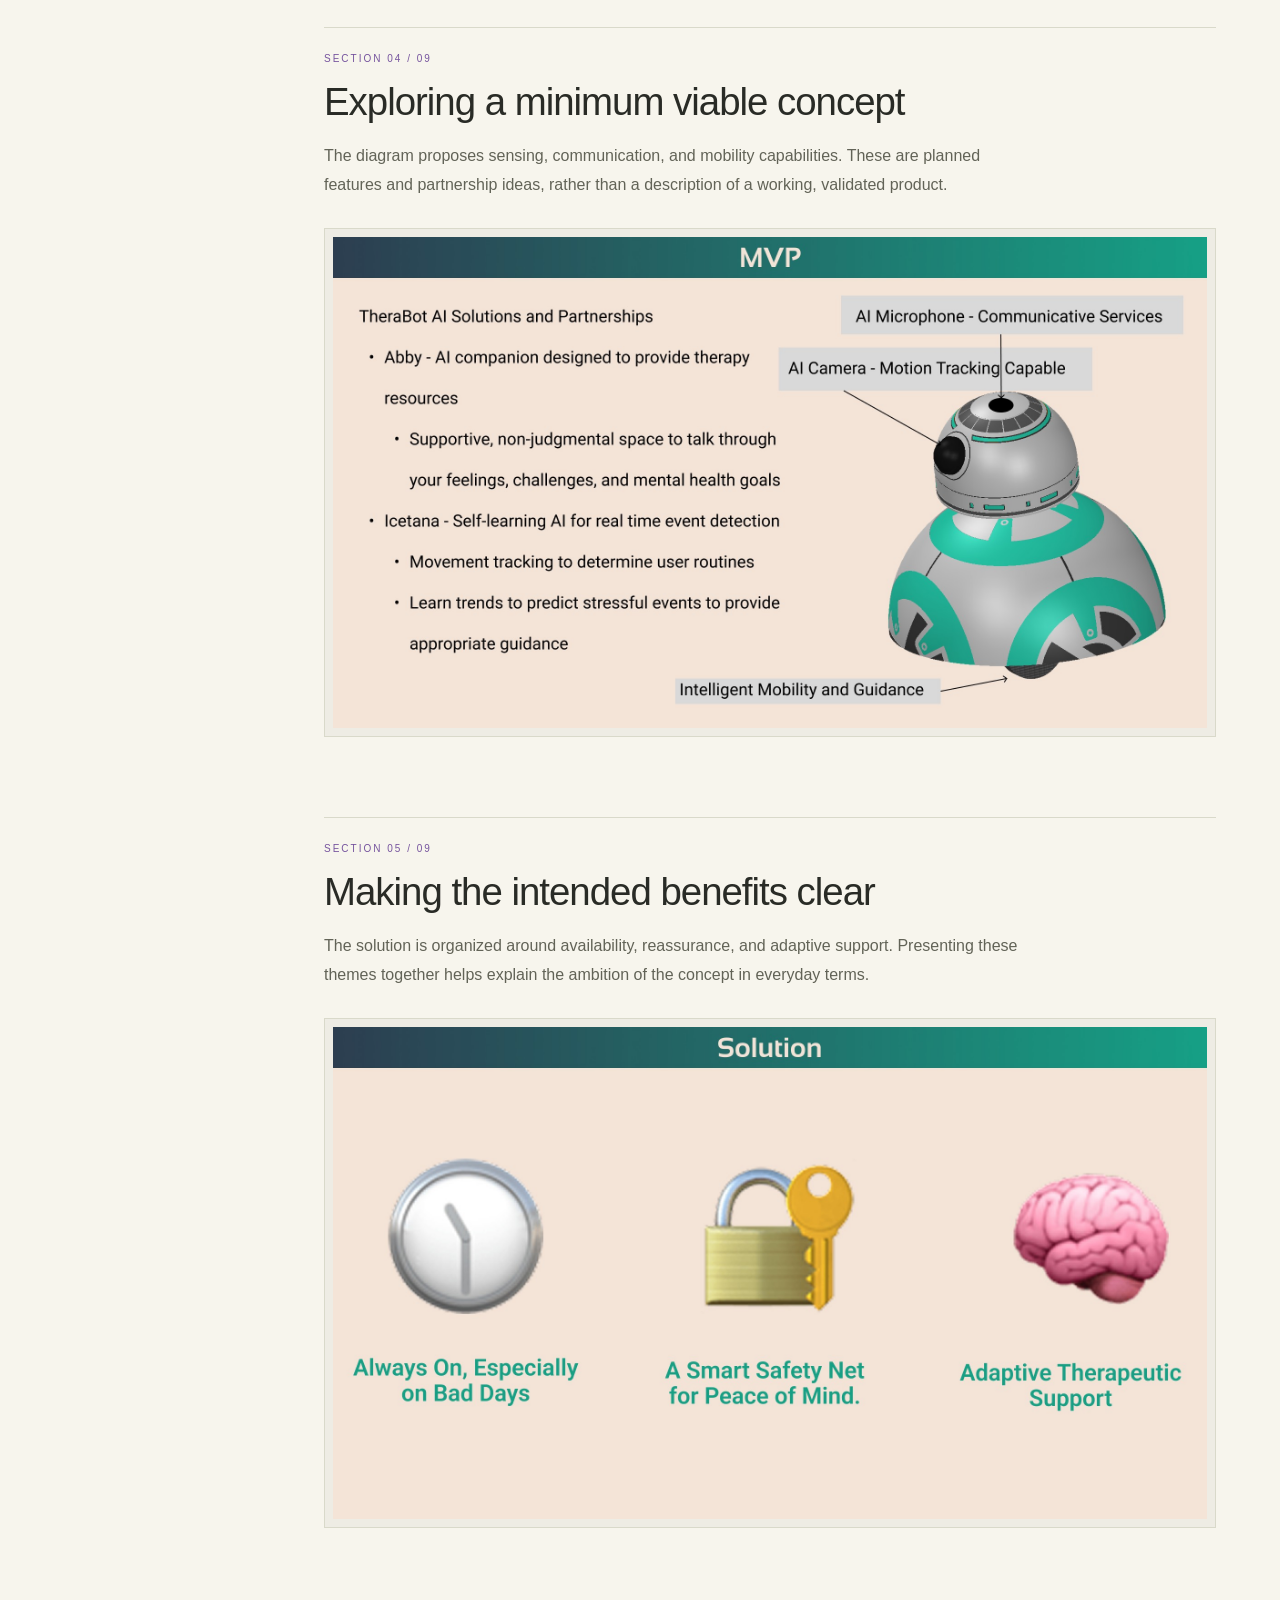
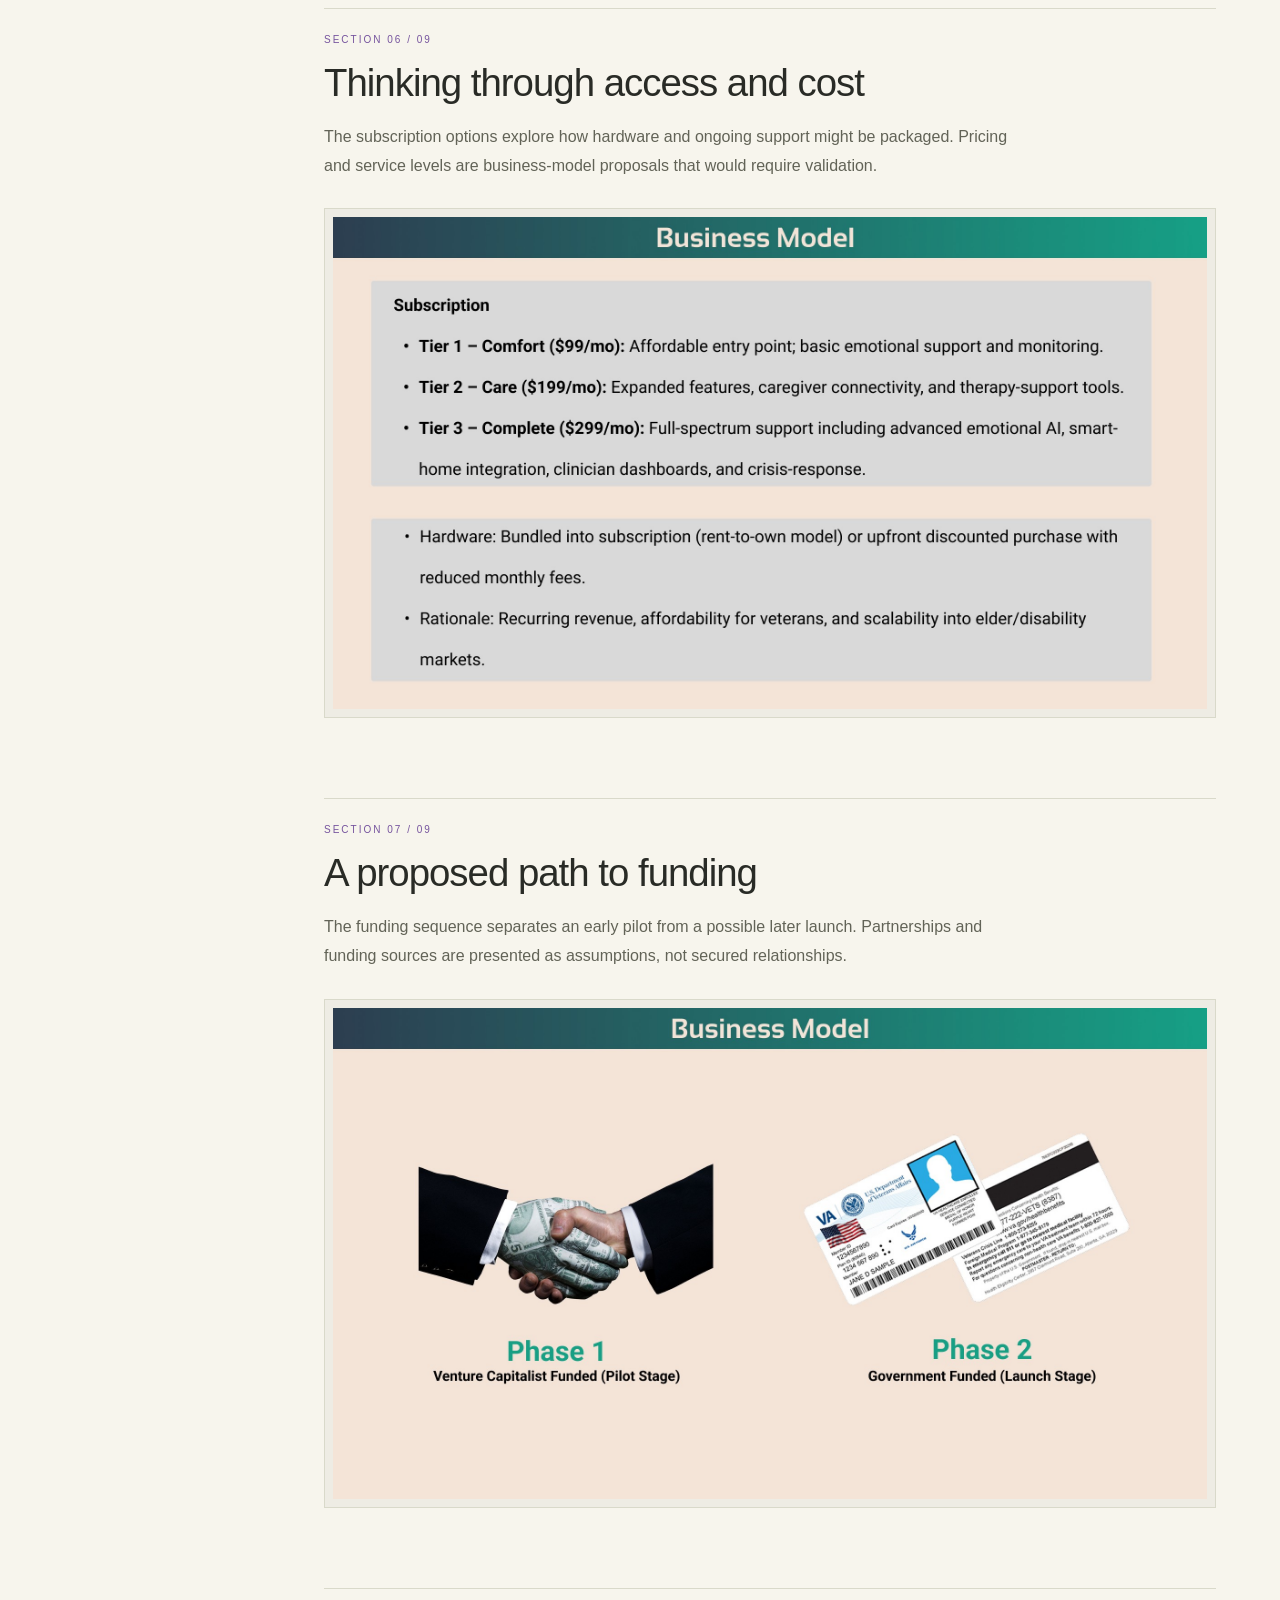
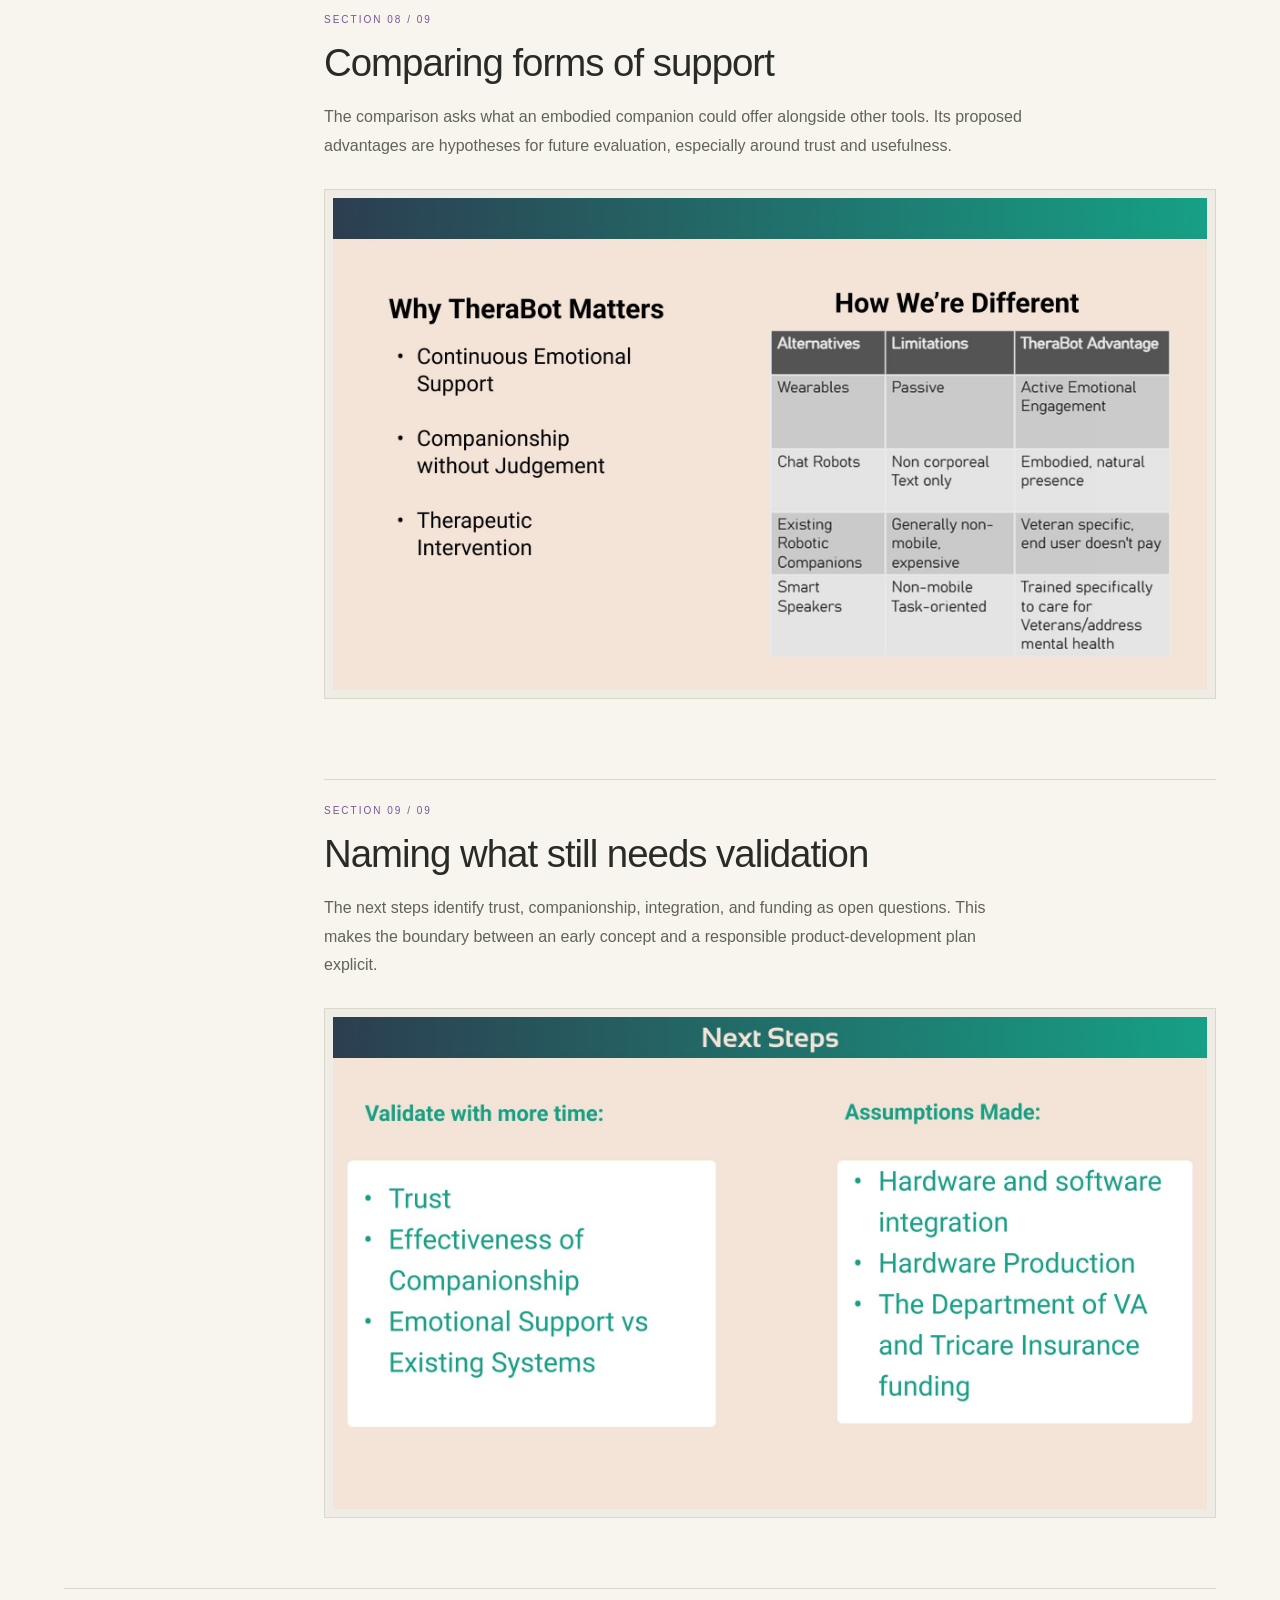
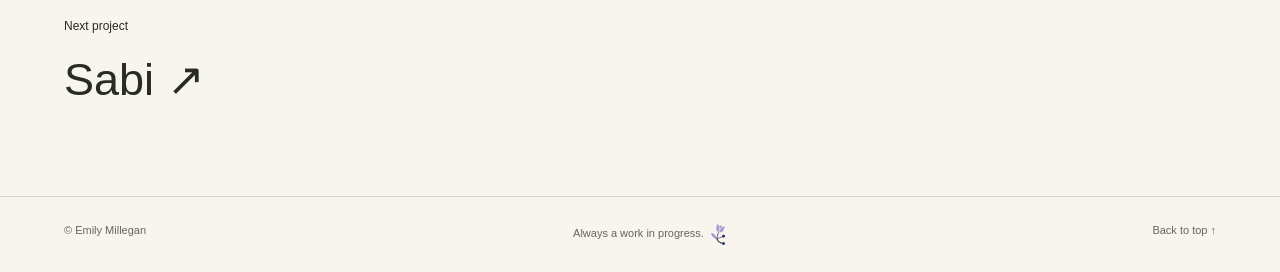
<file: Emily-Millegan-Portfolio/projects/therabot.html>
<!doctype html><html lang="en"><head><meta charset="utf-8"><meta name="viewport" content="width=device-width,initial-scale=1"><meta name="description" content="Emily Millegan — designer, developer and creative technologist."><title>Therabot | Emily Millegan</title><link rel="icon" href="../images/favicon.jpg"><link rel="stylesheet" href="../style.css"><script defer src="../app.js"></script></head><body><header><a class="wordmark" href="../index.html">emily millegan<span><img class="flower-mark" src="../images/logo.svg" alt="" aria-hidden="true"></span></a><nav aria-label="Main navigation"><a href="../index.html#work">Work</a><a href="../index.html#play">Play</a><a href="../index.html#about">About</a><a href="../files/Millegan_Emily_Resume.pdf" target="_blank">Résumé ↗</a></nav></header><main id="top" class="case"><a class="text-link" href="../index.html#work">← All work</a><p class="eyebrow">Product concept</p><h1>Therabot<span class="accent">.</span></h1><h2>Technology with a human touch.</h2><div class="case-intro"><p>TheraBot is a concept for a robot designed to support the mental health of veterans. The project explored assistive technology focused on support and trust.</p><p>My team and I wanted to try and make something that would work almost like a service animal, but less expensive upkeep.</p></div><dl class="case-meta"><div><dt>Contribution</dt><dd>Helped shape the concept story and research.</dd></div><div><dt>Timeline</dt><dd>Fall 2025</dd></div><div><dt>Case study</dt><dd>Concept, process & presentation</dd></div></dl><div class="case-layout"><nav class="case-contents" aria-label="Case study contents"><p>In this case study</p><a href="#chapter-01"><span>01</span>Introducing a companion concept</a><a href="#chapter-02"><span>02</span>Defining the support gap</a><a href="#chapter-03"><span>03</span>Designing around daily routines</a><a href="#chapter-04"><span>04</span>Exploring a minimum viable concept</a><a href="#chapter-05"><span>05</span>Making the intended benefits clear</a><a href="#chapter-06"><span>06</span>Thinking through access and cost</a><a href="#chapter-07"><span>07</span>A proposed path to funding</a><a href="#chapter-08"><span>08</span>Comparing forms of support</a><a href="#chapter-09"><span>09</span>Naming what still needs validation</a></nav><div class="case-gallery"><section class="case-chapter" id="chapter-01" aria-labelledby="heading-01"><div class="chapter-copy"><p class="chapter-number">SECTION 01 / 09</p><h2 id="heading-01">Introducing a companion concept</h2><p>TheraBot explores a robotic companion intended to support military veterans in daily life. The pitch combines assistive technology, companionship, and a focus on trust.</p></div><figure><img src="../images/therabot/1.jpg" alt="Introducing a companion concept — therabot project visual 1" loading="lazy"></figure></section><section class="case-chapter" id="chapter-02" aria-labelledby="heading-02"><div class="chapter-copy"><p class="chapter-number">SECTION 02 / 09</p><h2 id="heading-02">Defining the support gap</h2><p>The problem statement focuses on the need for consistent, emotionally aware support. This is the team’s concept framing, not evidence that the proposed device has demonstrated clinical benefit.</p></div><figure><img src="../images/therabot/2.jpg" alt="Defining the support gap — therabot project visual 2" loading="lazy"></figure></section><section class="case-chapter" id="chapter-03" aria-labelledby="heading-03"><div class="chapter-copy"><p class="chapter-number">SECTION 03 / 09</p><h2 id="heading-03">Designing around daily routines</h2><p>The persona and interview themes emphasize trusted relationships, mental wellbeing, and a stable routine. Those needs help define the intended experience before specifying technology.</p></div><figure><img src="../images/therabot/3.jpg" alt="Designing around daily routines — therabot project visual 3" loading="lazy"></figure></section><section class="case-chapter" id="chapter-04" aria-labelledby="heading-04"><div class="chapter-copy"><p class="chapter-number">SECTION 04 / 09</p><h2 id="heading-04">Exploring a minimum viable concept</h2><p>The diagram proposes sensing, communication, and mobility capabilities. These are planned features and partnership ideas, rather than a description of a working, validated product.</p></div><figure><img src="../images/therabot/4.jpg" alt="Exploring a minimum viable concept — therabot project visual 4" loading="lazy"></figure></section><section class="case-chapter" id="chapter-05" aria-labelledby="heading-05"><div class="chapter-copy"><p class="chapter-number">SECTION 05 / 09</p><h2 id="heading-05">Making the intended benefits clear</h2><p>The solution is organized around availability, reassurance, and adaptive support. Presenting these themes together helps explain the ambition of the concept in everyday terms.</p></div><figure><img src="../images/therabot/5.jpg" alt="Making the intended benefits clear — therabot project visual 5" loading="lazy"></figure></section><section class="case-chapter" id="chapter-06" aria-labelledby="heading-06"><div class="chapter-copy"><p class="chapter-number">SECTION 06 / 09</p><h2 id="heading-06">Thinking through access and cost</h2><p>The subscription options explore how hardware and ongoing support might be packaged. Pricing and service levels are business-model proposals that would require validation.</p></div><figure><img src="../images/therabot/6.jpg" alt="Thinking through access and cost — therabot project visual 6" loading="lazy"></figure></section><section class="case-chapter" id="chapter-07" aria-labelledby="heading-07"><div class="chapter-copy"><p class="chapter-number">SECTION 07 / 09</p><h2 id="heading-07">A proposed path to funding</h2><p>The funding sequence separates an early pilot from a possible later launch. Partnerships and funding sources are presented as assumptions, not secured relationships.</p></div><figure><img src="../images/therabot/7.jpg" alt="A proposed path to funding — therabot project visual 7" loading="lazy"></figure></section><section class="case-chapter" id="chapter-08" aria-labelledby="heading-08"><div class="chapter-copy"><p class="chapter-number">SECTION 08 / 09</p><h2 id="heading-08">Comparing forms of support</h2><p>The comparison asks what an embodied companion could offer alongside other tools. Its proposed advantages are hypotheses for future evaluation, especially around trust and usefulness.</p></div><figure><img src="../images/therabot/8.jpg" alt="Comparing forms of support — therabot project visual 8" loading="lazy"></figure></section><section class="case-chapter" id="chapter-09" aria-labelledby="heading-09"><div class="chapter-copy"><p class="chapter-number">SECTION 09 / 09</p><h2 id="heading-09">Naming what still needs validation</h2><p>The next steps identify trust, companionship, integration, and funding as open questions. This makes the boundary between an early concept and a responsible product-development plan explicit.</p></div><figure><img src="../images/therabot/9.jpg" alt="Naming what still needs validation — therabot project visual 9" loading="lazy"></figure></section></div></div><a class="next-project" href="sabi-juice-pitch.html">Next project <strong>Sabi ↗</strong></a></main><footer><span>© Emily Millegan</span><span>Always a work in progress. <img class="flower-mark" src="../images/logo.svg" alt="" aria-hidden="true"></span><a href="#top">Back to top ↑</a></footer></body></html>
</file>
<file: Emily-Millegan-Portfolio/style.css>
:root{--paper:#f7f5ed;--ink:#292b26;--purple:#76549e;--line:#d9d9ca}*{box-sizing:border-box}html{scroll-behavior:smooth;scroll-padding-top:100px}body{margin:0;background:var(--paper);color:var(--ink);font-family:Arial,Helvetica,sans-serif}a{color:inherit;text-decoration:none}a:focus-visible,input:focus-visible{outline:3px solid var(--purple);outline-offset:6px}header{max-width:1440px;margin:auto;padding:30px 5%;display:flex;justify-content:space-between;align-items:center;border-bottom:1px solid var(--line)}.wordmark{font-size:23px;font-weight:700;letter-spacing:-1px}.wordmark span{color:var(--purple);margin-left:12px;font-size:30px}header nav{display:flex;gap:32px;font-size:14px}nav a:hover,.text-link:hover{color:var(--purple)}main>section{max-width:1440px;margin:auto;padding:100px 5%}.hero{display:grid;grid-template-columns:1.1fr 1fr;min-height:720px;padding-top:74px;padding-bottom:80px}.eyebrow{text-transform:uppercase;letter-spacing:2px;font-size:11px;font-weight:600;margin:0 0 26px}.hero h1{font-size:clamp(60px,6.5vw,100px);line-height:1.03;letter-spacing:-6px;font-weight:500;margin:0 0 32px}em{font-family:Georgia,serif;font-weight:400;color:var(--purple)}.alive{position:relative;font-family:Georgia,serif;font-style:italic}.alive:after{content:"";position:absolute;left:0;bottom:-4px;width:105%;height:8px;border-top:3px solid var(--purple);border-radius:50%;transform:rotate(-5deg)}.accent{color:var(--purple)}.intro{font-size:16px;line-height:1.8;color:#616359}.text-link{display:inline-block;margin-top:22px;padding-bottom:8px;border-bottom:1px solid var(--ink);font-size:14px}.hero-art{position:relative;min-height:510px}.portrait-paper{width:70%;height:350px;position:absolute;left:15%;top:10px;background:#e8e8da;transform:rotate(-7deg);border:12px solid #fffef8;box-shadow:3px 8px 16px #3332;overflow:hidden}.portrait-paper img{width:100%;height:100%;object-fit:contain;object-position:center bottom}.portrait-paper span{position:absolute;bottom:12px;left:15px;font-family:Georgia,serif;font-style:italic;font-size:22px}.orbit-label{display:block;text-align:right;font-size:9px;letter-spacing:2px;transform:rotate(8deg)}.spark{position:absolute;font-size:110px;color:var(--purple);right:-12px;top:20px}.todo{position:absolute;bottom:0;right:0;background:#f0e9ab;padding:28px 26px 22px;width:310px;transform:rotate(4deg);box-shadow:3px 7px 10px #38311f1c}.tape{position:absolute;width:90px;height:27px;background:#d7cdb893;top:-12px;left:110px;transform:rotate(-8deg)}.note-title{font-family:Georgia,serif;font-size:26px;font-style:italic;margin:0}.note-sub{font-size:11px;color:#646044;margin:8px 0 24px}.todo label{display:flex;align-items:center;gap:10px;font-size:13px;margin:18px 0;cursor:pointer}.todo input{accent-color:var(--ink);width:17px;height:17px;margin:0;cursor:pointer}.todo label:has(input:checked){text-decoration:line-through;color:#767153}.task-progress{display:block;padding-top:12px;border-top:1px solid #cfc58b;font-size:10px;letter-spacing:1px}.section-heading{display:flex;align-items:end;justify-content:space-between;margin-bottom:40px;gap:24px}h2{font-size:clamp(36px,4vw,56px);line-height:1.1;font-weight:400;letter-spacing:-2px;margin:0}.section-heading .eyebrow{margin-bottom:15px}.section-index{font-size:10px;letter-spacing:1px;padding-bottom:9px}.project-grid{display:grid;grid-template-columns:1fr 1fr;gap:60px 32px}.project-image{aspect-ratio:1.45;position:relative;background:#e6e5dc;overflow:hidden}.project-image img{width:100%;height:100%;object-fit:cover;transition:transform .5s}.project:hover img{transform:scale(1.035)}.open-arrow{position:absolute;right:15px;bottom:15px;border-radius:50%;background:var(--paper);width:38px;height:38px;display:grid;place-items:center;font-size:25px}.project-label{display:flex;justify-content:space-between;align-items:center;gap:16px;padding-top:20px}.project h3{font-size:25px;font-weight:500;letter-spacing:-.7px;margin:0}.project-label span{font-size:10px;text-transform:uppercase;letter-spacing:1px}.project p{font-size:14px;color:#66675c;margin:10px 0}.play{border-top:1px solid var(--line);border-bottom:1px solid var(--line)}.section-heading>p{font-size:14px;line-height:1.6}.photo-grid{display:grid;grid-template-columns:repeat(3,1fr);gap:35px;padding:30px 10px 0}figure{margin:0}.photo-grid figure{padding:12px 12px 20px;background:#fffef8;box-shadow:0 4px 14px #3331;transform:rotate(-3deg)}.photo-grid figure:nth-child(2){transform:rotate(4deg)}.photo-grid figure:nth-child(3){transform:rotate(-2deg)}.photo-grid img{width:100%;height:300px;object-fit:cover}.photo-grid figcaption{font-family:Georgia,serif;font-style:italic;font-size:16px;padding:17px 5px 0}.about{display:grid;grid-template-columns:1fr 1fr;gap:10%;align-items:center}.about-photo{background:#e7e5d7;padding:25px 25px 16px;transform:rotate(-3deg)}.about-photo img{width:100%;height:400px;object-fit:contain}.about-photo span{font-family:Georgia,serif;font-style:italic;display:block;text-align:center;padding:15px 0}.about p:not(.eyebrow){line-height:1.8;font-size:16px;color:#626357}.skills{display:flex;flex-wrap:wrap;gap:9px;margin-top:24px}.skills span{border:1px solid #cecebe;border-radius:30px;padding:9px 12px;font-size:11px}.contact{border-top:1px solid var(--line);padding-top:80px;padding-bottom:80px}.contact h2{font-size:clamp(50px,6.5vw,95px)}.contact h2 a{float:right;border:1px solid #c9c9bb;border-radius:50%;width:110px;height:110px;display:grid;place-items:center;font-size:65px}.contact-links{display:flex;gap:40px;margin-top:40px;font-size:14px}.contact-links a:hover{text-decoration:underline}footer{padding:27px 5%;border-top:1px solid var(--line);display:flex;justify-content:space-between;gap:20px;font-size:11px;color:#66675b}.case{max-width:1200px;margin:auto;padding:40px 5% 90px}.case .eyebrow{margin-top:60px}.case h1{font-size:clamp(60px,9vw,120px);font-weight:400;letter-spacing:-5px;margin:20px 0}.case h2{font-size:35px}.case-intro{max-width:720px;font-size:17px;line-height:1.8;margin:35px 0 60px;color:#626357}.case-gallery{display:grid;gap:30px}.case-gallery img{width:100%;height:auto;display:block}.next-project{display:block;border-top:1px solid var(--line);margin-top:70px;padding-top:30px;font-size:12px}.next-project strong{display:block;font-weight:400;font-size:45px;margin-top:20px}@media(max-width:850px){header{padding:22px 5%}.wordmark{font-size:19px}header nav{gap:17px;font-size:12px}.hero h1{letter-spacing:-3px}.hero{grid-template-columns:1fr;padding-top:60px}.hero-art{max-width:500px;width:100%;justify-self:center;margin-top:45px}.portrait-paper{height:330px}.hero-intro .intro br{display:none}main>section{padding:65px 5%}.project-grid{gap:40px 22px}.project-label{display:block}.project-label span{display:block;margin-top:8px}.photo-grid{gap:15px}.photo-grid img{height:200px}.about{gap:35px}.about-photo img{height:300px}.section-index{display:none}}@media(max-width:560px){header{align-items:start;gap:15px}.wordmark{font-size:17px;white-space:nowrap}.wordmark span{font-size:22px;margin-left:4px}header nav{gap:14px;flex-wrap:wrap;justify-content:end;max-width:160px;line-height:1.5}.hero h1{font-size:65px}.hero-art{min-height:500px}.portrait-paper{left:6%;width:80%}.spark{right:0;font-size:85px}.todo{width:280px;right:8px}.project-grid{grid-template-columns:1fr}.project-label{display:flex}.project h3{font-size:23px}.project-label span{max-width:145px;text-align:right;font-size:9px}.photo-grid{grid-template-columns:1fr;gap:40px;margin:0 35px}.photo-grid img{height:300px}.section-heading{align-items:start;flex-direction:column}.about{grid-template-columns:1fr}.about-photo{max-width:330px;margin:auto}.contact h2{font-size:48px}.contact h2 a{width:60px;height:60px;font-size:36px;float:none;margin-top:25px}.contact-links{gap:20px;flex-wrap:wrap}footer{flex-wrap:wrap;line-height:1.6}footer span:nth-child(2){display:none}}@media(prefers-reduced-motion:reduce){html{scroll-behavior:auto}*{transition:none!important}}

.flower-mark{display:inline-block;width:auto;height:1em;vertical-align:middle;object-fit:contain}.wordmark{display:inline-flex;align-items:center}.wordmark .flower-mark{height:42px;margin-left:12px}.spark .flower-mark{height:130px;width:auto}.section-heading .flower-mark{height:1em;margin-left:8px}footer .flower-mark{height:21px;margin-left:4px}@media(max-width:560px){.wordmark .flower-mark{height:32px;margin-left:7px}.spark .flower-mark{height:100px}}

.todo-link{display:flex;align-items:center;gap:10px;font-size:13px;margin:18px 0;min-height:24px}.todo-link:hover .task-label{text-decoration:underline}.task-box{width:17px;height:17px;border:1.5px solid currentColor;border-radius:2px;flex-shrink:0;display:grid;place-items:center;font-size:13px}.task-state{margin-left:auto;font-size:9px;white-space:nowrap}.todo-link.is-complete .task-label{text-decoration:line-through}.todo-link.is-complete{color:#625078}.todo-link.is-complete .task-box{background:var(--purple);border-color:var(--purple);color:white}.todo-link:focus-visible{outline:2px solid var(--purple);outline-offset:4px}.task-progress{line-height:1.6}

.case{max-width:1360px}.case-layout{display:grid;grid-template-columns:205px minmax(0,1fr);gap:55px;align-items:start;margin-top:65px}.case-contents{width:100%;min-width:0;max-width:none;justify-self:stretch;position:sticky;top:30px;display:flex;flex-direction:column;gap:0;max-height:calc(100vh - 60px);overflow:auto;padding-right:12px;scrollbar-width:thin}.case-contents>p{font-size:10px;letter-spacing:1.5px;text-transform:uppercase;color:var(--purple);margin:0 0 20px}.case-contents a{display:grid;grid-template-columns:24px 1fr;gap:8px;font-size:11px;line-height:1.5;padding:9px 0;border-bottom:1px solid var(--line)}.case-contents a span{color:var(--purple);font-size:10px}.case-gallery{gap:80px}.case-chapter{scroll-margin-top:35px;padding-top:25px;border-top:1px solid var(--line)}.chapter-copy{max-width:700px;margin-bottom:28px}.chapter-number{font-size:10px;letter-spacing:2px;color:var(--purple);margin:0 0 16px}.case .case-chapter h2{font-size:clamp(28px,3vw,40px);line-height:1.15;letter-spacing:-1px;margin:0 0 18px}.chapter-copy>p:last-child{font-size:16px;line-height:1.8;color:#626357;margin:0}.case-chapter figure{background:#eeece4;border:1px solid var(--line);padding:8px}.case-chapter img{display:block;width:100%;height:auto}.case-intro{margin-bottom:35px}@media(max-width:900px){.case-layout{grid-template-columns:1fr;gap:35px}.case-contents{position:static;max-height:210px;display:grid;grid-template-columns:1fr 1fr;column-gap:20px;padding:20px;background:#eeece4}.case-contents>p{grid-column:1/-1;margin-bottom:8px}.case-gallery{gap:60px}}@media(max-width:560px){.case-contents{grid-template-columns:1fr;max-height:230px}.case-chapter figure{padding:3px}.case .case-chapter h2{font-size:29px}.chapter-copy>p:last-child{font-size:15px}}

.case-meta{display:grid;grid-template-columns:2fr 1fr 1fr;gap:30px;border-top:1px solid var(--line);border-bottom:1px solid var(--line);padding:26px 0;margin:40px 0}.case-meta dt{text-transform:uppercase;letter-spacing:1.5px;font-size:10px;color:var(--purple);margin-bottom:12px}.case-meta dd{margin:0;line-height:1.6;font-size:13px;max-width:400px}@media(max-width:650px){.case-meta{grid-template-columns:1fr;gap:24px}}
</file>
